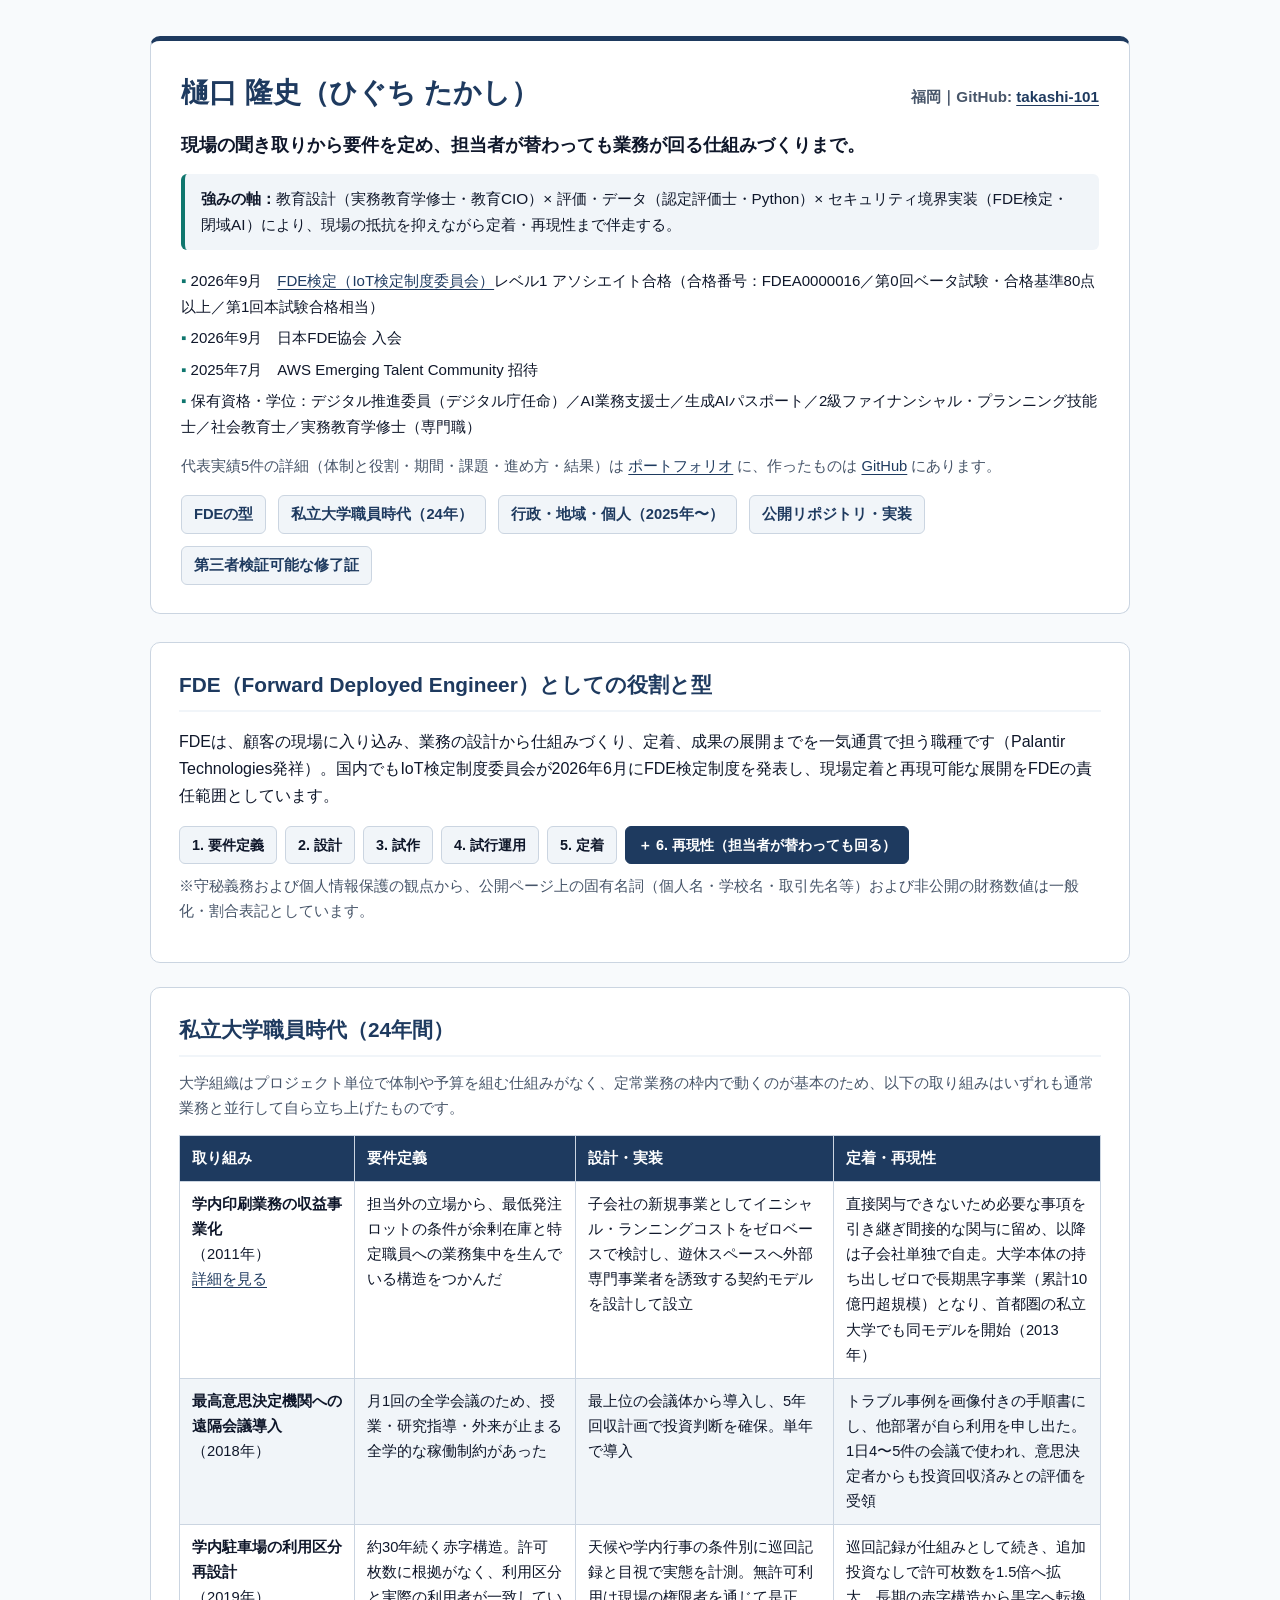
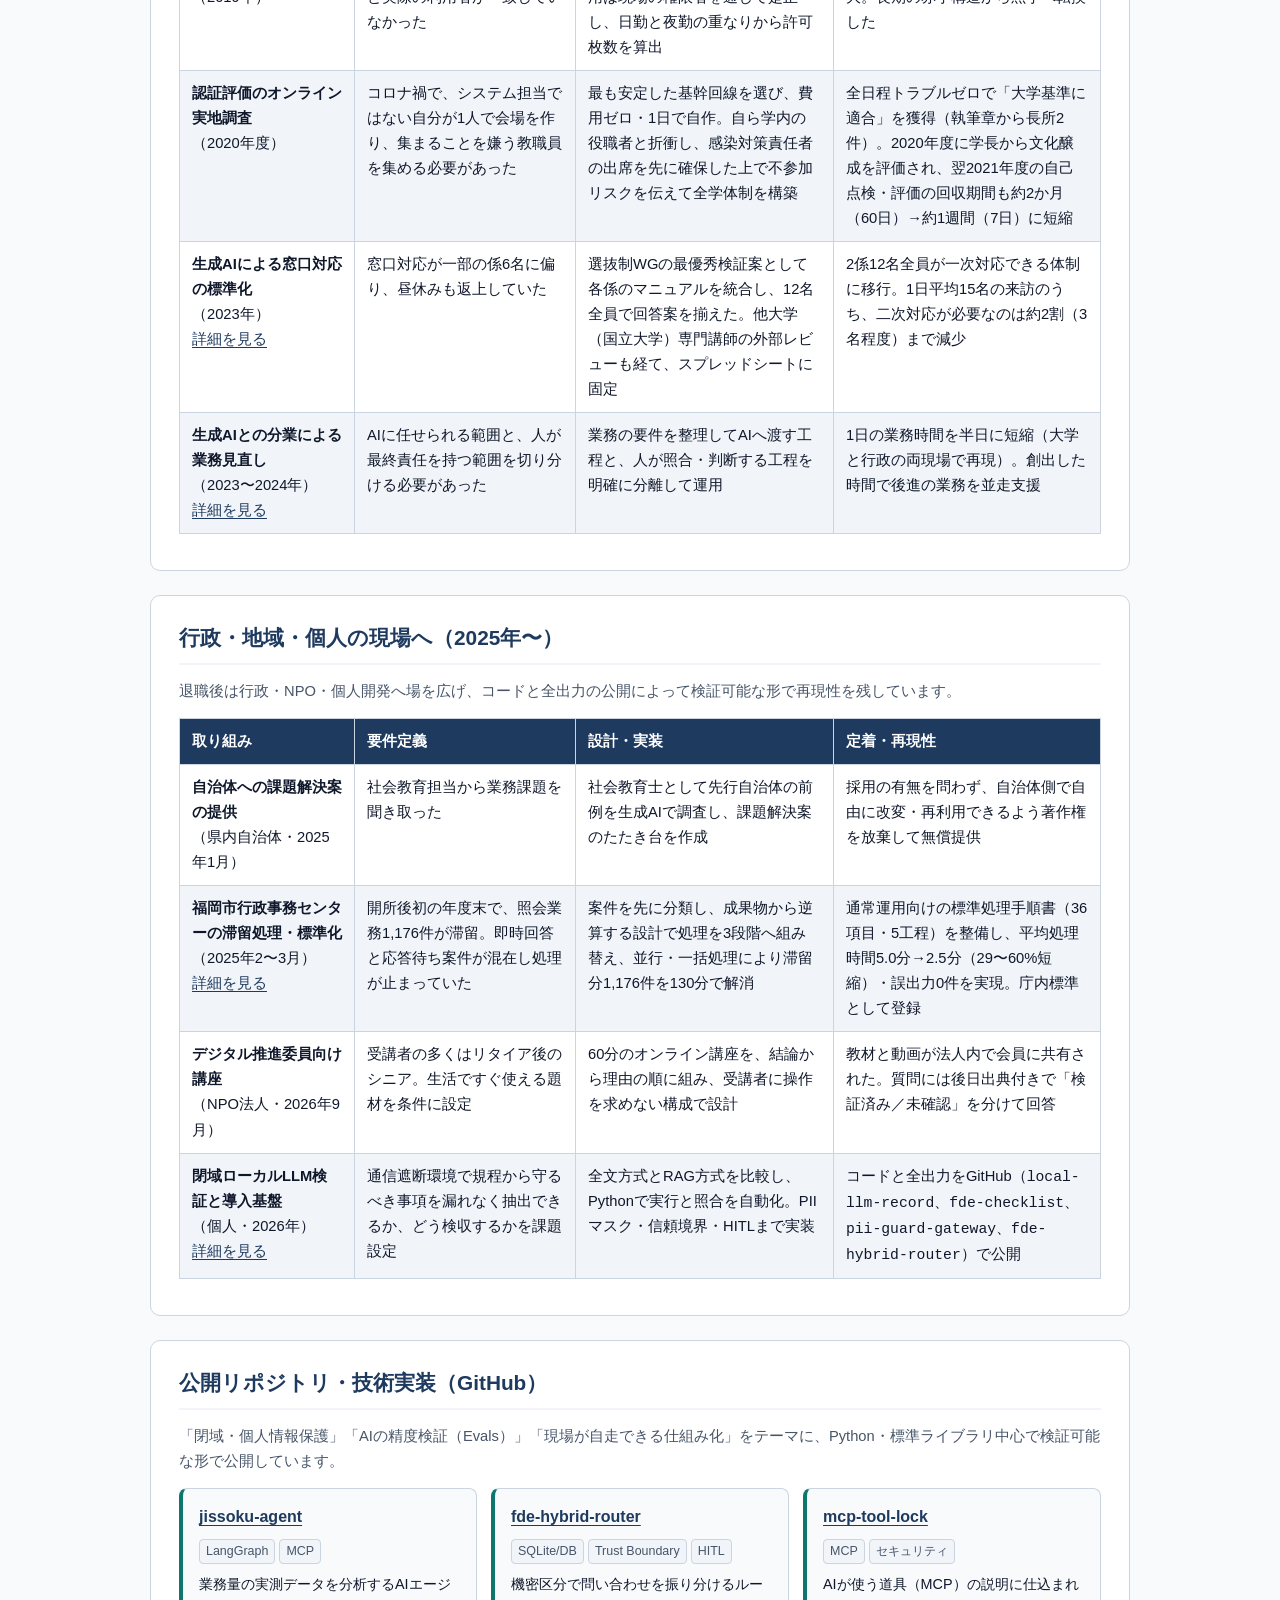
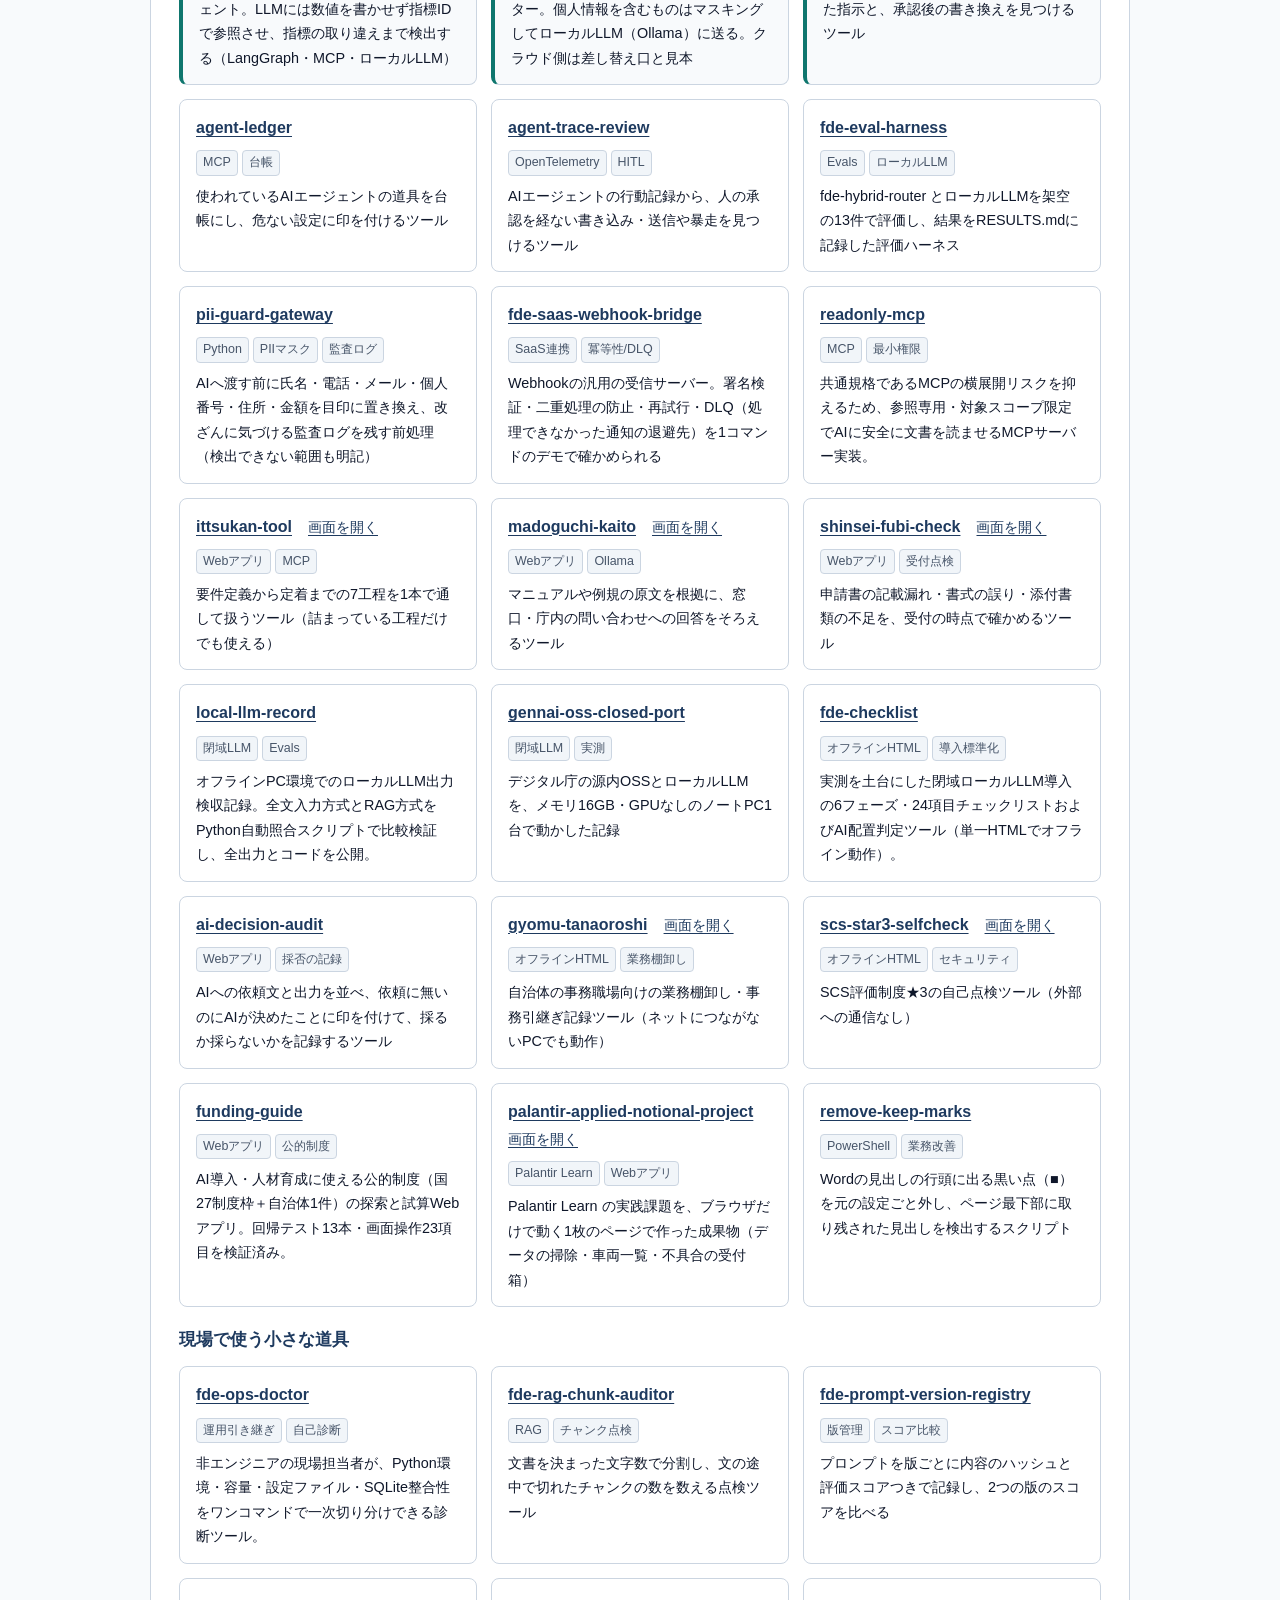
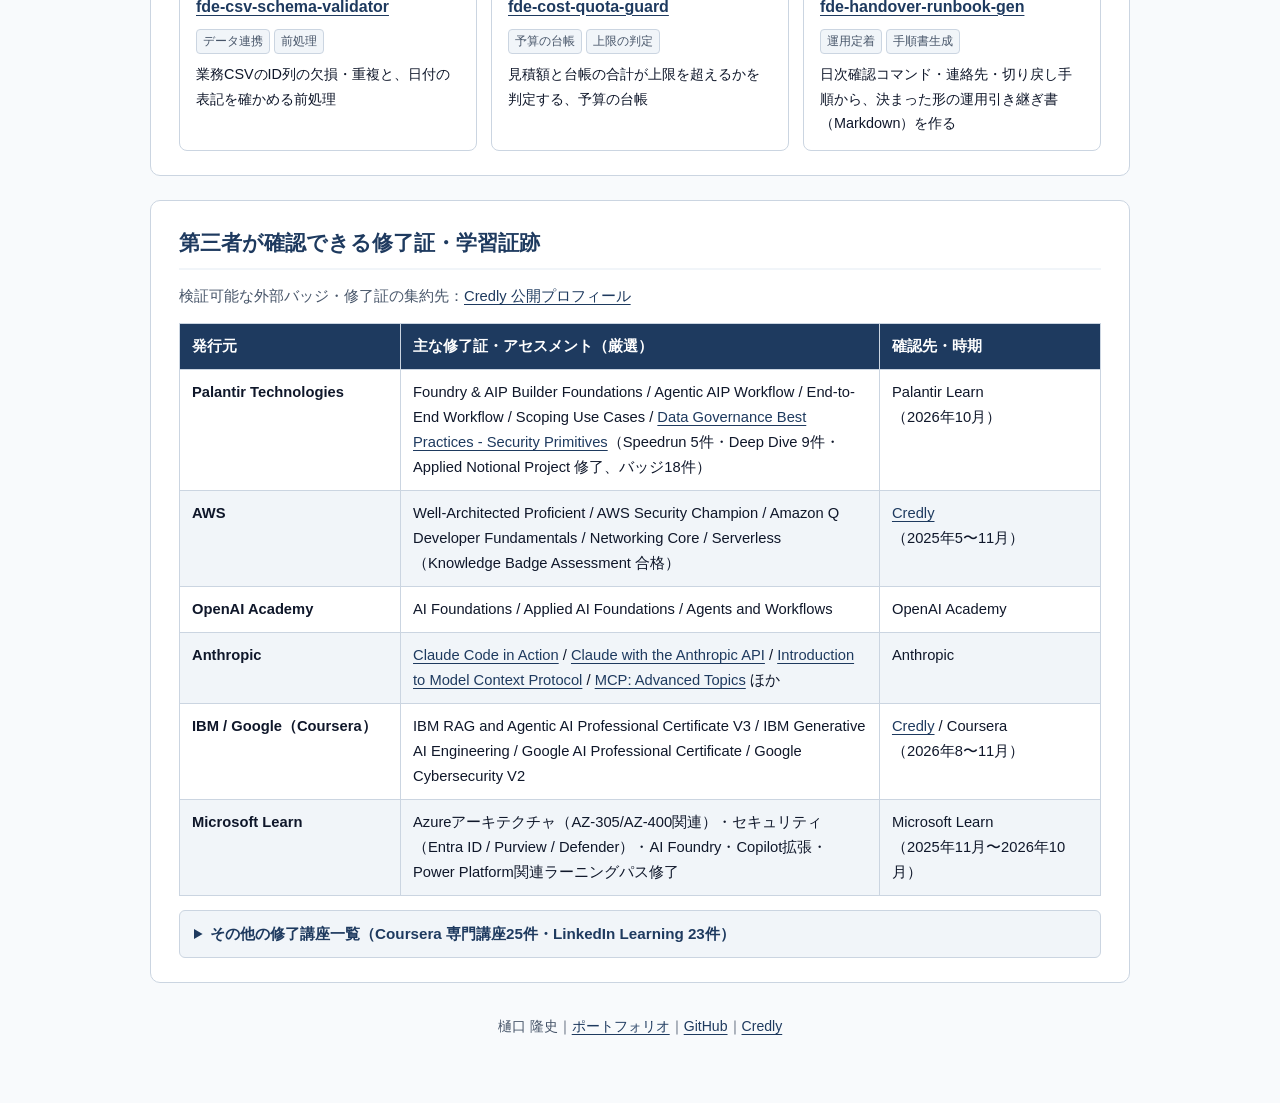
<file: index.html>
<!DOCTYPE html>
<html lang="ja">
<head>
  <meta charset="utf-8">
  <meta name="viewport" content="width=device-width, initial-scale=1.0">
  <title>樋口 隆史（ひぐち たかし）｜FDE ポートフォリオ・経歴</title>
  <meta name="description" content="現場の聞き取りから要件を定め、担当者が替わっても業務が回る仕組みづくりまで。大学職員24年と行政の現場での取り組み、公開リポジトリ、第三者が確認できる修了証をまとめています。">
  <style>
    :root {
      --primary: #1e3a5f;
      --accent: #0f766e;
      --bg: #f8fafc;
      --card: #ffffff;
      --surface: #f1f5f9;
      --border: #cbd5e1;
      --text: #0f172a;
      --muted: #475569;
    }
    *, *::before, *::after { box-sizing: border-box; }
    body {
      margin: 0;
      padding: 0;
      font-family: "Hiragino Kaku Gothic ProN", "Noto Sans JP", "Yu Gothic", -apple-system, BlinkMacSystemFont, sans-serif;
      background: var(--bg);
      color: var(--text);
      line-height: 1.7;
      font-size: 16px;
    }
    a {
      color: var(--primary);
      text-decoration: underline;
      text-underline-offset: 3px;
    }
    a:hover { color: var(--accent); }
    .container {
      max-width: 1020px;
      margin: 0 auto;
      padding: 36px 20px 64px;
    }
    header.hero {
      background: var(--card);
      border: 1px solid var(--border);
      border-top: 5px solid var(--primary);
      border-radius: 10px;
      padding: 28px 30px;
      margin-bottom: 28px;
    }
    .hero-top {
      display: flex;
      flex-wrap: wrap;
      justify-content: space-between;
      align-items: baseline;
      gap: 12px;
      margin-bottom: 12px;
    }
    h1 {
      margin: 0;
      font-size: 1.75rem;
      color: var(--primary);
    }
    .location {
      font-size: 0.95rem;
      color: var(--muted);
      font-weight: 600;
    }
    .catchcopy {
      font-size: 1.15rem;
      font-weight: 700;
      margin: 8px 0 12px;
      color: var(--text);
    }
    .pillars {
      background: var(--surface);
      border-left: 4px solid var(--accent);
      padding: 12px 16px;
      border-radius: 6px;
      margin: 14px 0 18px;
      font-size: 0.96rem;
    }
    .badge-list {
      list-style: none;
      padding: 0;
      margin: 0;
      display: grid;
      gap: 6px;
      font-size: 0.94rem;
    }
    .badge-list li::before {
      content: "▪ ";
      color: var(--accent);
      font-weight: 700;
    }
    .nav-links {
      margin-top: 16px;
      display: flex;
      flex-wrap: wrap;
      gap: 12px;
      font-size: 0.92rem;
    }
    .nav-links a {
      background: var(--surface);
      border: 1px solid var(--border);
      padding: 6px 12px;
      border-radius: 6px;
      text-decoration: none;
      font-weight: 600;
    }
    .nav-links a:hover {
      background: var(--primary);
      color: #ffffff;
      border-color: var(--primary);
    }
    section {
      background: var(--card);
      border: 1px solid var(--border);
      border-radius: 10px;
      padding: 24px 28px;
      margin-bottom: 24px;
    }
    h2 {
      margin: 0 0 14px;
      font-size: 1.3rem;
      color: var(--primary);
      padding-bottom: 8px;
      border-bottom: 2px solid var(--surface);
    }
    h3 {
      margin: 18px 0 10px;
      font-size: 1.08rem;
      color: var(--primary);
    }
    .section-note {
      font-size: 0.92rem;
      color: var(--muted);
      margin: 0 0 14px;
    }
    .flow-steps {
      display: flex;
      flex-wrap: wrap;
      gap: 8px;
      margin: 14px 0 10px;
    }
    .flow-step {
      background: var(--surface);
      border: 1px solid var(--border);
      border-radius: 6px;
      padding: 6px 12px;
      font-size: 0.9rem;
      font-weight: 600;
    }
    .flow-step.highlight {
      background: var(--primary);
      color: #ffffff;
      border-color: var(--primary);
    }
    .table-wrap {
      overflow-x: auto;
      margin: 12px 0;
    }
    table {
      width: 100%;
      border-collapse: collapse;
      min-width: 680px;
      font-size: 0.92rem;
    }
    th, td {
      border: 1px solid var(--border);
      padding: 10px 12px;
      text-align: left;
      vertical-align: top;
    }
    th {
      background: var(--primary);
      color: #ffffff;
      font-weight: 600;
    }
    tbody tr:nth-child(even) { background: var(--surface); }
    .repo-grid {
      display: grid;
      grid-template-columns: repeat(auto-fit, minmax(min(280px, 100%), 1fr));
      gap: 14px;
      margin-top: 12px;
    }
    .repo-card {
      border: 1px solid var(--border);
      border-radius: 8px;
      padding: 14px 16px;
      background: #ffffff;
    }
    .repo-card.featured {
      border-left: 4px solid var(--accent);
      background: #f8fafc;
    }
    .repo-title {
      font-weight: 700;
      font-size: 1rem;
      margin-bottom: 6px;
    }
    .repo-tag {
      display: inline-block;
      font-size: 0.78rem;
      background: var(--surface);
      border: 1px solid var(--border);
      border-radius: 4px;
      padding: 1px 6px;
      margin-right: 4px;
      color: var(--muted);
    }
    .repo-desc {
      font-size: 0.9rem;
      margin: 8px 0 0;
      color: var(--text);
    }
    details {
      margin-top: 14px;
      border: 1px solid var(--border);
      border-radius: 6px;
      padding: 10px 14px;
      background: var(--surface);
    }
    summary {
      cursor: pointer;
      font-weight: 700;
      color: var(--primary);
      font-size: 0.95rem;
    }
    footer {
      text-align: center;
      font-size: 0.88rem;
      color: var(--muted);
      margin-top: 32px;
    }
    @media (max-width: 820px) {
      table.stack { min-width: 0; font-size: 0.95rem; }
      table.stack, table.stack tbody, table.stack tr, table.stack td { display: block; }
      table.stack thead {
        position: absolute;
        width: 1px;
        height: 1px;
        margin: -1px;
        overflow: hidden;
        clip: rect(0 0 0 0);
        clip-path: inset(50%);
        white-space: nowrap;
      }
      table.stack tbody tr {
        border: 1px solid var(--border);
        border-radius: 8px;
        overflow: hidden;
        margin-bottom: 12px;
        background: var(--card);
      }
      table.stack td { border: 0; border-top: 1px solid var(--border); padding: 10px 14px; }
      table.stack td:first-child { border-top: 0; background: var(--surface); }
      table.stack td[data-label]:not(:first-child)::before {
        content: attr(data-label);
        display: block;
        margin-bottom: 2px;
        font-size: 0.8rem;
        font-weight: 700;
        color: var(--primary);
      }
      table.stack.compact tbody tr { margin-bottom: 8px; }
      table.stack.compact td { border-top: 0; padding: 2px 12px; }
      table.stack.compact td:first-child {
        background: transparent;
        padding-top: 8px;
        font-size: 0.8rem;
        color: var(--muted);
      }
      table.stack.compact td:last-child { padding-bottom: 8px; }
      table.stack.compact td[data-label]:not(:first-child)::before { content: none; }
    }
  </style>
</head>
<body>
  <div class="container">
    <header class="hero">
      <div class="hero-top">
        <h1>樋口 隆史（ひぐち たかし）</h1>
        <span class="location">福岡｜GitHub: <a href="https://github.com/takashi-101">takashi-101</a></span>
      </div>
      <p class="catchcopy">現場の聞き取りから要件を定め、担当者が替わっても業務が回る仕組みづくりまで。</p>
      <div class="pillars">
        <strong>強みの軸：</strong>教育設計（実務教育学修士・教育CIO）× 評価・データ（認定評価士・Python）× セキュリティ境界実装（FDE検定・閉域AI）により、現場の抵抗を抑えながら定着・再現性まで伴走する。
      </div>
      <ul class="badge-list">
        <li>2026年9月　<a href="https://www.iotcert.org/fdekentei/">FDE検定（IoT検定制度委員会）</a>レベル1 アソシエイト合格（合格番号：FDEA0000016／第0回ベータ試験・合格基準80点以上／第1回本試験合格相当）</li>
        <li>2026年9月　日本FDE協会 入会</li>
        <li>2025年7月　AWS Emerging Talent Community 招待</li>
        <li>保有資格・学位：デジタル推進委員（デジタル庁任命）／AI業務支援士／生成AIパスポート／2級ファイナンシャル・プランニング技能士／社会教育士／実務教育学修士（専門職）</li>
      </ul>
      <p class="section-note" style="margin: 14px 0 0;">代表実績5件の詳細（体制と役割・期間・課題・進め方・結果）は <a href="portfolio/">ポートフォリオ</a> に、作ったものは <a href="https://github.com/takashi-101">GitHub</a> にあります。</p>
      <nav class="nav-links" aria-label="ページ内ナビゲーション">
        <a href="#fde">FDEの型</a>
        <a href="#university">私立大学職員時代（24年）</a>
        <a href="#public">行政・地域・個人（2025年〜）</a>
        <a href="#repos">公開リポジトリ・実装</a>
        <a href="#certs">第三者検証可能な修了証</a>
      </nav>
    </header>

    <section id="fde">
      <h2>FDE（Forward Deployed Engineer）としての役割と型</h2>
      <p>FDEは、顧客の現場に入り込み、業務の設計から仕組みづくり、定着、成果の展開までを一気通貫で担う職種です（Palantir Technologies発祥）。国内でもIoT検定制度委員会が2026年6月にFDE検定制度を発表し、現場定着と再現可能な展開をFDEの責任範囲としています。</p>
      <div class="flow-steps">
        <span class="flow-step">1. 要件定義</span>
        <span class="flow-step">2. 設計</span>
        <span class="flow-step">3. 試作</span>
        <span class="flow-step">4. 試行運用</span>
        <span class="flow-step">5. 定着</span>
        <span class="flow-step highlight">＋ 6. 再現性（担当者が替わっても回る）</span>
      </div>
      <p class="section-note">※守秘義務および個人情報保護の観点から、公開ページ上の固有名詞（個人名・学校名・取引先名等）および非公開の財務数値は一般化・割合表記としています。</p>
    </section>

    <section id="university">
      <h2>私立大学職員時代（24年間）</h2>
      <p class="section-note">大学組織はプロジェクト単位で体制や予算を組む仕組みがなく、定常業務の枠内で動くのが基本のため、以下の取り組みはいずれも通常業務と並行して自ら立ち上げたものです。</p>
      <div class="table-wrap">
        <table class="stack" role="table">
          <thead role="rowgroup">
            <tr role="row">
              <th role="columnheader" style="width: 19%;">取り組み</th>
              <th role="columnheader" style="width: 24%;">要件定義</th>
              <th role="columnheader" style="width: 28%;">設計・実装</th>
              <th role="columnheader" style="width: 29%;">定着・再現性</th>
            </tr>
          </thead>
          <tbody role="rowgroup">
            <tr role="row">
              <td role="cell" data-label="取り組み"><strong>学内印刷業務の収益事業化</strong><br>（2011年）<br><a href="portfolio/printing.html">詳細を見る</a></td>
              <td role="cell" data-label="要件定義">担当外の立場から、最低発注ロットの条件が余剰在庫と特定職員への業務集中を生んでいる構造をつかんだ</td>
              <td role="cell" data-label="設計・実装">子会社の新規事業としてイニシャル・ランニングコストをゼロベースで検討し、遊休スペースへ外部専門事業者を誘致する契約モデルを設計して設立</td>
              <td role="cell" data-label="定着・再現性">直接関与できないため必要な事項を引き継ぎ間接的な関与に留め、以降は子会社単独で自走。大学本体の持ち出しゼロで長期黒字事業（累計10億円超規模）となり、首都圏の私立大学でも同モデルを開始（2013年）</td>
            </tr>
            <tr role="row">
              <td role="cell" data-label="取り組み"><strong>最高意思決定機関への遠隔会議導入</strong><br>（2018年）</td>
              <td role="cell" data-label="要件定義">月1回の全学会議のため、授業・研究指導・外来が止まる全学的な稼働制約があった</td>
              <td role="cell" data-label="設計・実装">最上位の会議体から導入し、5年回収計画で投資判断を確保。単年で導入</td>
              <td role="cell" data-label="定着・再現性">トラブル事例を画像付きの手順書にし、他部署が自ら利用を申し出た。1日4〜5件の会議で使われ、意思決定者からも投資回収済みとの評価を受領</td>
            </tr>
            <tr role="row">
              <td role="cell" data-label="取り組み"><strong>学内駐車場の利用区分再設計</strong><br>（2019年）</td>
              <td role="cell" data-label="要件定義">約30年続く赤字構造。許可枚数に根拠がなく、利用区分と実際の利用者が一致していなかった</td>
              <td role="cell" data-label="設計・実装">天候や学内行事の条件別に巡回記録と目視で実態を計測。無許可利用は現場の権限者を通じて是正し、日勤と夜勤の重なりから許可枚数を算出</td>
              <td role="cell" data-label="定着・再現性">巡回記録が仕組みとして続き、追加投資なしで許可枚数を1.5倍へ拡大。長期の赤字構造から黒字へ転換した</td>
            </tr>
            <tr role="row">
              <td role="cell" data-label="取り組み"><strong>認証評価のオンライン実地調査</strong><br>（2020年度）</td>
              <td role="cell" data-label="要件定義">コロナ禍で、システム担当ではない自分が1人で会場を作り、集まることを嫌う教職員を集める必要があった</td>
              <td role="cell" data-label="設計・実装">最も安定した基幹回線を選び、費用ゼロ・1日で自作。自ら学内の役職者と折衝し、感染対策責任者の出席を先に確保した上で不参加リスクを伝えて全学体制を構築</td>
              <td role="cell" data-label="定着・再現性">全日程トラブルゼロで「大学基準に適合」を獲得（執筆章から長所2件）。2020年度に学長から文化醸成を評価され、翌2021年度の自己点検・評価の回収期間も約2か月（60日）→約1週間（7日）に短縮</td>
            </tr>
            <tr role="row">
              <td role="cell" data-label="取り組み"><strong>生成AIによる窓口対応の標準化</strong><br>（2023年）<br><a href="portfolio/madoguchi.html">詳細を見る</a></td>
              <td role="cell" data-label="要件定義">窓口対応が一部の係6名に偏り、昼休みも返上していた</td>
              <td role="cell" data-label="設計・実装">選抜制WGの最優秀検証案として各係のマニュアルを統合し、12名全員で回答案を揃えた。他大学（国立大学）専門講師の外部レビューも経て、スプレッドシートに固定</td>
              <td role="cell" data-label="定着・再現性">2係12名全員が一次対応できる体制に移行。1日平均15名の来訪のうち、二次対応が必要なのは約2割（3名程度）まで減少</td>
            </tr>
            <tr role="row">
              <td role="cell" data-label="取り組み"><strong>生成AIとの分業による業務見直し</strong><br>（2023〜2024年）<br><a href="portfolio/ai-bungyo.html">詳細を見る</a></td>
              <td role="cell" data-label="要件定義">AIに任せられる範囲と、人が最終責任を持つ範囲を切り分ける必要があった</td>
              <td role="cell" data-label="設計・実装">業務の要件を整理してAIへ渡す工程と、人が照合・判断する工程を明確に分離して運用</td>
              <td role="cell" data-label="定着・再現性">1日の業務時間を半日に短縮（大学と行政の両現場で再現）。創出した時間で後進の業務を並走支援</td>
            </tr>
          </tbody>
        </table>
      </div>
    </section>

    <section id="public">
      <h2>行政・地域・個人の現場へ（2025年〜）</h2>
      <p class="section-note">退職後は行政・NPO・個人開発へ場を広げ、コードと全出力の公開によって検証可能な形で再現性を残しています。</p>
      <div class="table-wrap">
        <table class="stack" role="table">
          <thead role="rowgroup">
            <tr role="row">
              <th role="columnheader" style="width: 19%;">取り組み</th>
              <th role="columnheader" style="width: 24%;">要件定義</th>
              <th role="columnheader" style="width: 28%;">設計・実装</th>
              <th role="columnheader" style="width: 29%;">定着・再現性</th>
            </tr>
          </thead>
          <tbody role="rowgroup">
            <tr role="row">
              <td role="cell" data-label="取り組み"><strong>自治体への課題解決案の提供</strong><br>（県内自治体・2025年1月）</td>
              <td role="cell" data-label="要件定義">社会教育担当から業務課題を聞き取った</td>
              <td role="cell" data-label="設計・実装">社会教育士として先行自治体の前例を生成AIで調査し、課題解決案のたたき台を作成</td>
              <td role="cell" data-label="定着・再現性">採用の有無を問わず、自治体側で自由に改変・再利用できるよう著作権を放棄して無償提供</td>
            </tr>
            <tr role="row">
              <td role="cell" data-label="取り組み"><strong>福岡市行政事務センターの滞留処理・標準化</strong><br>（2025年2〜3月）<br><a href="portfolio/fukuoka-city.html">詳細を見る</a></td>
              <td role="cell" data-label="要件定義">開所後初の年度末で、照会業務1,176件が滞留。即時回答と応答待ち案件が混在し処理が止まっていた</td>
              <td role="cell" data-label="設計・実装">案件を先に分類し、成果物から逆算する設計で処理を3段階へ組み替え、並行・一括処理により滞留分1,176件を130分で解消</td>
              <td role="cell" data-label="定着・再現性">通常運用向けの標準処理手順書（36項目・5工程）を整備し、平均処理時間5.0分→2.5分（29〜60%短縮）・誤出力0件を実現。庁内標準として登録</td>
            </tr>
            <tr role="row">
              <td role="cell" data-label="取り組み"><strong>デジタル推進委員向け講座</strong><br>（NPO法人・2026年9月）</td>
              <td role="cell" data-label="要件定義">受講者の多くはリタイア後のシニア。生活ですぐ使える題材を条件に設定</td>
              <td role="cell" data-label="設計・実装">60分のオンライン講座を、結論から理由の順に組み、受講者に操作を求めない構成で設計</td>
              <td role="cell" data-label="定着・再現性">教材と動画が法人内で会員に共有された。質問には後日出典付きで「検証済み／未確認」を分けて回答</td>
            </tr>
            <tr role="row">
              <td role="cell" data-label="取り組み"><strong>閉域ローカルLLM検証と導入基盤</strong><br>（個人・2026年）<br><a href="portfolio/closed-llm.html">詳細を見る</a></td>
              <td role="cell" data-label="要件定義">通信遮断環境で規程から守るべき事項を漏れなく抽出できるか、どう検収するかを課題設定</td>
              <td role="cell" data-label="設計・実装">全文方式とRAG方式を比較し、Pythonで実行と照合を自動化。PIIマスク・信頼境界・HITLまで実装</td>
              <td role="cell" data-label="定着・再現性">コードと全出力をGitHub（<code>local-llm-record</code>、<code>fde-checklist</code>、<code>pii-guard-gateway</code>、<code>fde-hybrid-router</code>）で公開</td>
            </tr>
          </tbody>
        </table>
      </div>
    </section>

    <section id="repos">
      <h2>公開リポジトリ・技術実装（GitHub）</h2>
      <p class="section-note">「閉域・個人情報保護」「AIの精度検証（Evals）」「現場が自走できる仕組み化」をテーマに、Python・標準ライブラリ中心で検証可能な形で公開しています。</p>
      <div class="repo-grid">
        <div class="repo-card featured">
          <div class="repo-title"><a href="https://github.com/takashi-101/jissoku-agent">jissoku-agent</a></div>
          <span class="repo-tag">LangGraph</span><span class="repo-tag">MCP</span>
          <p class="repo-desc">業務量の実測データを分析するAIエージェント。LLMには数値を書かせず指標IDで参照させ、指標の取り違えまで検出する（LangGraph・MCP・ローカルLLM）</p>
        </div>
        <div class="repo-card featured">
          <div class="repo-title"><a href="https://github.com/takashi-101/fde-hybrid-router">fde-hybrid-router</a></div>
          <span class="repo-tag">SQLite/DB</span><span class="repo-tag">Trust Boundary</span><span class="repo-tag">HITL</span>
          <p class="repo-desc">機密区分で問い合わせを振り分けるルーター。個人情報を含むものはマスキングしてローカルLLM（Ollama）に送る。クラウド側は差し替え口と見本</p>
        </div>
        <div class="repo-card featured">
          <div class="repo-title"><a href="https://github.com/takashi-101/mcp-tool-lock">mcp-tool-lock</a></div>
          <span class="repo-tag">MCP</span><span class="repo-tag">セキュリティ</span>
          <p class="repo-desc">AIが使う道具（MCP）の説明に仕込まれた指示と、承認後の書き換えを見つけるツール</p>
        </div>
        <div class="repo-card">
          <div class="repo-title"><a href="https://github.com/takashi-101/agent-ledger">agent-ledger</a></div>
          <span class="repo-tag">MCP</span><span class="repo-tag">台帳</span>
          <p class="repo-desc">使われているAIエージェントの道具を台帳にし、危ない設定に印を付けるツール</p>
        </div>
        <div class="repo-card">
          <div class="repo-title"><a href="https://github.com/takashi-101/agent-trace-review">agent-trace-review</a></div>
          <span class="repo-tag">OpenTelemetry</span><span class="repo-tag">HITL</span>
          <p class="repo-desc">AIエージェントの行動記録から、人の承認を経ない書き込み・送信や暴走を見つけるツール</p>
        </div>
        <div class="repo-card">
          <div class="repo-title"><a href="https://github.com/takashi-101/fde-eval-harness">fde-eval-harness</a></div>
          <span class="repo-tag">Evals</span><span class="repo-tag">ローカルLLM</span>
          <p class="repo-desc">fde-hybrid-router とローカルLLMを架空の13件で評価し、結果をRESULTS.mdに記録した評価ハーネス</p>
        </div>
        <div class="repo-card">
          <div class="repo-title"><a href="https://github.com/takashi-101/pii-guard-gateway">pii-guard-gateway</a></div>
          <span class="repo-tag">Python</span><span class="repo-tag">PIIマスク</span><span class="repo-tag">監査ログ</span>
          <p class="repo-desc">AIへ渡す前に氏名・電話・メール・個人番号・住所・金額を目印に置き換え、改ざんに気づける監査ログを残す前処理（検出できない範囲も明記）</p>
        </div>
        <div class="repo-card">
          <div class="repo-title"><a href="https://github.com/takashi-101/fde-saas-webhook-bridge">fde-saas-webhook-bridge</a></div>
          <span class="repo-tag">SaaS連携</span><span class="repo-tag">冪等性/DLQ</span>
          <p class="repo-desc">Webhookの汎用の受信サーバー。署名検証・二重処理の防止・再試行・DLQ（処理できなかった通知の退避先）を1コマンドのデモで確かめられる</p>
        </div>
        <div class="repo-card">
          <div class="repo-title"><a href="https://github.com/takashi-101/readonly-mcp">readonly-mcp</a></div>
          <span class="repo-tag">MCP</span><span class="repo-tag">最小権限</span>
          <p class="repo-desc">共通規格であるMCPの横展開リスクを抑えるため、参照専用・対象スコープ限定でAIに安全に文書を読ませるMCPサーバー実装。</p>
        </div>
        <div class="repo-card">
          <div class="repo-title"><a href="https://github.com/takashi-101/ittsukan-tool">ittsukan-tool</a>　<a href="https://takashi-101.github.io/ittsukan-tool/" style="font-weight: 400; font-size: 0.88rem;">画面を開く</a></div>
          <span class="repo-tag">Webアプリ</span><span class="repo-tag">MCP</span>
          <p class="repo-desc">要件定義から定着までの7工程を1本で通して扱うツール（詰まっている工程だけでも使える）</p>
        </div>
        <div class="repo-card">
          <div class="repo-title"><a href="https://github.com/takashi-101/madoguchi-kaito">madoguchi-kaito</a>　<a href="https://takashi-101.github.io/madoguchi-kaito/" style="font-weight: 400; font-size: 0.88rem;">画面を開く</a></div>
          <span class="repo-tag">Webアプリ</span><span class="repo-tag">Ollama</span>
          <p class="repo-desc">マニュアルや例規の原文を根拠に、窓口・庁内の問い合わせへの回答をそろえるツール</p>
        </div>
        <div class="repo-card">
          <div class="repo-title"><a href="https://github.com/takashi-101/shinsei-fubi-check">shinsei-fubi-check</a>　<a href="https://takashi-101.github.io/shinsei-fubi-check/" style="font-weight: 400; font-size: 0.88rem;">画面を開く</a></div>
          <span class="repo-tag">Webアプリ</span><span class="repo-tag">受付点検</span>
          <p class="repo-desc">申請書の記載漏れ・書式の誤り・添付書類の不足を、受付の時点で確かめるツール</p>
        </div>
        <div class="repo-card">
          <div class="repo-title"><a href="https://github.com/takashi-101/local-llm-record">local-llm-record</a></div>
          <span class="repo-tag">閉域LLM</span><span class="repo-tag">Evals</span>
          <p class="repo-desc">オフラインPC環境でのローカルLLM出力検収記録。全文入力方式とRAG方式をPython自動照合スクリプトで比較検証し、全出力とコードを公開。</p>
        </div>
        <div class="repo-card">
          <div class="repo-title"><a href="https://github.com/takashi-101/gennai-oss-closed-port">gennai-oss-closed-port</a></div>
          <span class="repo-tag">閉域LLM</span><span class="repo-tag">実測</span>
          <p class="repo-desc">デジタル庁の源内OSSとローカルLLMを、メモリ16GB・GPUなしのノートPC1台で動かした記録</p>
        </div>
        <div class="repo-card">
          <div class="repo-title"><a href="https://github.com/takashi-101/fde-checklist">fde-checklist</a></div>
          <span class="repo-tag">オフラインHTML</span><span class="repo-tag">導入標準化</span>
          <p class="repo-desc">実測を土台にした閉域ローカルLLM導入の6フェーズ・24項目チェックリストおよびAI配置判定ツール（単一HTMLでオフライン動作）。</p>
        </div>
        <div class="repo-card">
          <div class="repo-title"><a href="https://github.com/takashi-101/ai-decision-audit">ai-decision-audit</a></div>
          <span class="repo-tag">Webアプリ</span><span class="repo-tag">採否の記録</span>
          <p class="repo-desc">AIへの依頼文と出力を並べ、依頼に無いのにAIが決めたことに印を付けて、採るか採らないかを記録するツール</p>
        </div>
        <div class="repo-card">
          <div class="repo-title"><a href="https://github.com/takashi-101/gyomu-tanaoroshi">gyomu-tanaoroshi</a>　<a href="https://takashi-101.github.io/gyomu-tanaoroshi/" style="font-weight: 400; font-size: 0.88rem;">画面を開く</a></div>
          <span class="repo-tag">オフラインHTML</span><span class="repo-tag">業務棚卸し</span>
          <p class="repo-desc">自治体の事務職場向けの業務棚卸し・事務引継ぎ記録ツール（ネットにつながないPCでも動作）</p>
        </div>
        <div class="repo-card">
          <div class="repo-title"><a href="https://github.com/takashi-101/scs-star3-selfcheck">scs-star3-selfcheck</a>　<a href="https://takashi-101.github.io/scs-star3-selfcheck/" style="font-weight: 400; font-size: 0.88rem;">画面を開く</a></div>
          <span class="repo-tag">オフラインHTML</span><span class="repo-tag">セキュリティ</span>
          <p class="repo-desc">SCS評価制度★3の自己点検ツール（外部への通信なし）</p>
        </div>
        <div class="repo-card">
          <div class="repo-title"><a href="https://github.com/takashi-101/funding-guide">funding-guide</a></div>
          <span class="repo-tag">Webアプリ</span><span class="repo-tag">公的制度</span>
          <p class="repo-desc">AI導入・人材育成に使える公的制度（国27制度枠＋自治体1件）の探索と試算Webアプリ。回帰テスト13本・画面操作23項目を検証済み。</p>
        </div>
        <div class="repo-card">
          <div class="repo-title"><a href="https://github.com/takashi-101/palantir-applied-notional-project">palantir-applied-notional-project</a>　<a href="https://takashi-101.github.io/palantir-applied-notional-project/" style="font-weight: 400; font-size: 0.88rem;">画面を開く</a></div>
          <span class="repo-tag">Palantir Learn</span><span class="repo-tag">Webアプリ</span>
          <p class="repo-desc">Palantir Learn の実践課題を、ブラウザだけで動く1枚のページで作った成果物（データの掃除・車両一覧・不具合の受付箱）</p>
        </div>
        <div class="repo-card">
          <div class="repo-title"><a href="https://github.com/takashi-101/remove-keep-marks">remove-keep-marks</a></div>
          <span class="repo-tag">PowerShell</span><span class="repo-tag">業務改善</span>
          <p class="repo-desc">Wordの見出しの行頭に出る黒い点（■）を元の設定ごと外し、ページ最下部に取り残された見出しを検出するスクリプト</p>
        </div>
      </div>
      <h3>現場で使う小さな道具</h3>
      <div class="repo-grid">
        <div class="repo-card">
          <div class="repo-title"><a href="https://github.com/takashi-101/fde-ops-doctor">fde-ops-doctor</a></div>
          <span class="repo-tag">運用引き継ぎ</span><span class="repo-tag">自己診断</span>
          <p class="repo-desc">非エンジニアの現場担当者が、Python環境・容量・設定ファイル・SQLite整合性をワンコマンドで一次切り分けできる診断ツール。</p>
        </div>
        <div class="repo-card">
          <div class="repo-title"><a href="https://github.com/takashi-101/fde-rag-chunk-auditor">fde-rag-chunk-auditor</a></div>
          <span class="repo-tag">RAG</span><span class="repo-tag">チャンク点検</span>
          <p class="repo-desc">文書を決まった文字数で分割し、文の途中で切れたチャンクの数を数える点検ツール</p>
        </div>
        <div class="repo-card">
          <div class="repo-title"><a href="https://github.com/takashi-101/fde-prompt-version-registry">fde-prompt-version-registry</a></div>
          <span class="repo-tag">版管理</span><span class="repo-tag">スコア比較</span>
          <p class="repo-desc">プロンプトを版ごとに内容のハッシュと評価スコアつきで記録し、2つの版のスコアを比べる</p>
        </div>
        <div class="repo-card">
          <div class="repo-title"><a href="https://github.com/takashi-101/fde-csv-schema-validator">fde-csv-schema-validator</a></div>
          <span class="repo-tag">データ連携</span><span class="repo-tag">前処理</span>
          <p class="repo-desc">業務CSVのID列の欠損・重複と、日付の表記を確かめる前処理</p>
        </div>
        <div class="repo-card">
          <div class="repo-title"><a href="https://github.com/takashi-101/fde-cost-quota-guard">fde-cost-quota-guard</a></div>
          <span class="repo-tag">予算の台帳</span><span class="repo-tag">上限の判定</span>
          <p class="repo-desc">見積額と台帳の合計が上限を超えるかを判定する、予算の台帳</p>
        </div>
        <div class="repo-card">
          <div class="repo-title"><a href="https://github.com/takashi-101/fde-handover-runbook-gen">fde-handover-runbook-gen</a></div>
          <span class="repo-tag">運用定着</span><span class="repo-tag">手順書生成</span>
          <p class="repo-desc">日次確認コマンド・連絡先・切り戻し手順から、決まった形の運用引き継ぎ書（Markdown）を作る</p>
        </div>
      </div>
    </section>

    <section id="certs">
      <h2>第三者が確認できる修了証・学習証跡</h2>
      <p class="section-note">検証可能な外部バッジ・修了証の集約先：<a href="https://www.credly.com/users/takashi-higuchi.2d0eec27">Credly 公開プロフィール</a></p>
      <div class="table-wrap">
        <table class="stack" role="table">
          <thead role="rowgroup">
            <tr role="row">
              <th role="columnheader" style="width: 24%;">発行元</th>
              <th role="columnheader" style="width: 52%;">主な修了証・アセスメント（厳選）</th>
              <th role="columnheader" style="width: 24%;">確認先・時期</th>
            </tr>
          </thead>
          <tbody role="rowgroup">
            <tr role="row">
              <td role="cell" data-label="発行元"><strong>Palantir Technologies</strong></td>
              <td role="cell" data-label="主な修了証・アセスメント（厳選）">Foundry &amp; AIP Builder Foundations / Agentic AIP Workflow / End-to-End Workflow / Scoping Use Cases / <a href="https://verify.skilljar.com/c/mimh9x3rzqo7">Data Governance Best Practices - Security Primitives</a>（Speedrun 5件・Deep Dive 9件・Applied Notional Project 修了、バッジ18件）</td>
              <td role="cell" data-label="確認先・時期">Palantir Learn<br>（2026年10月）</td>
            </tr>
            <tr role="row">
              <td role="cell" data-label="発行元"><strong>AWS</strong></td>
              <td role="cell" data-label="主な修了証・アセスメント（厳選）">Well-Architected Proficient / AWS Security Champion / Amazon Q Developer Fundamentals / Networking Core / Serverless（Knowledge Badge Assessment 合格）</td>
              <td role="cell" data-label="確認先・時期"><a href="https://www.credly.com/users/takashi-higuchi.2d0eec27">Credly</a><br>（2025年5〜11月）</td>
            </tr>
            <tr role="row">
              <td role="cell" data-label="発行元"><strong>OpenAI Academy</strong></td>
              <td role="cell" data-label="主な修了証・アセスメント（厳選）">AI Foundations / Applied AI Foundations / Agents and Workflows</td>
              <td role="cell" data-label="確認先・時期">OpenAI Academy</td>
            </tr>
            <tr role="row">
              <td role="cell" data-label="発行元"><strong>Anthropic</strong></td>
              <td role="cell" data-label="主な修了証・アセスメント（厳選）"><a href="https://verify.skilljar.com/c/53iz7cz2u65x">Claude Code in Action</a> / <a href="https://verify.skilljar.com/c/xcpjvyndrvd5">Claude with the Anthropic API</a> / <a href="https://verify.skilljar.com/c/f4mh7a6yywz4">Introduction to Model Context Protocol</a> / <a href="https://verify.skilljar.com/c/gqjh45tamjd8">MCP: Advanced Topics</a> ほか</td>
              <td role="cell" data-label="確認先・時期">Anthropic</td>
            </tr>
            <tr role="row">
              <td role="cell" data-label="発行元"><strong>IBM / Google（Coursera）</strong></td>
              <td role="cell" data-label="主な修了証・アセスメント（厳選）">IBM RAG and Agentic AI Professional Certificate V3 / IBM Generative AI Engineering / Google AI Professional Certificate / Google Cybersecurity V2</td>
              <td role="cell" data-label="確認先・時期"><a href="https://www.credly.com/users/takashi-higuchi.2d0eec27">Credly</a> / Coursera<br>（2026年8〜11月）</td>
            </tr>
            <tr role="row">
              <td role="cell" data-label="発行元"><strong>Microsoft Learn</strong></td>
              <td role="cell" data-label="主な修了証・アセスメント（厳選）">Azureアーキテクチャ（AZ-305/AZ-400関連）・セキュリティ（Entra ID / Purview / Defender）・AI Foundry・Copilot拡張・Power Platform関連ラーニングパス修了</td>
              <td role="cell" data-label="確認先・時期">Microsoft Learn<br>（2025年11月〜2026年10月）</td>
            </tr>
          </tbody>
        </table>
      </div>

      <details>
        <summary>その他の修了講座一覧（Coursera 専門講座25件・LinkedIn Learning 23件）</summary>
        <ul>
          <li><strong>Coursera Specialization（25件）</strong>：IBM Generative AI（Engineering with LLMs / Building AI Agents / RAG / BI / Data Engineering / Cybersecurity 等 23件）、Google AI Essentials / Prompting Essentials（2件）</li>
          <li><strong>LinkedIn Learning（23件）</strong>：Snowflake（Data Engineering / GenAI）、ServiceNow IT Leadership、Docker Foundations、Microsoft Azure AI / Security / Copilot 関連ほか</li>
        </ul>
  <h3>Courseraで修了した専門講座（Specialization）25件</h3>
  <div class="table-wrap">
  <table class="stack compact" role="table">
    <thead role="rowgroup"><tr role="row"><th role="columnheader">発行元</th><th role="columnheader">名称</th><th role="columnheader">確認先</th></tr></thead>
    <tbody role="rowgroup">
    <tr role="row"><td role="cell" data-label="発行元">IBM・SkillUp（Coursera）</td><td role="cell" data-label="名称">Generative AI for Business Intelligence (BI) Analysts Specialization（2026年11月）</td><td role="cell" data-label="確認先"><a href="https://coursera.org/verify/specialization/KGUS6SXC6YFV">Coursera</a></td></tr>
    <tr role="row"><td role="cell" data-label="発行元">IBM・SkillUp（Coursera）</td><td role="cell" data-label="名称">Generative AI for IT Systems Analysts and Architects Specialization（2026年11月）</td><td role="cell" data-label="確認先"><a href="https://coursera.org/verify/specialization/9SSL1IJ876WO">Coursera</a></td></tr>
    <tr role="row"><td role="cell" data-label="発行元">IBM・SkillUp（Coursera）</td><td role="cell" data-label="名称">Generative AI for Customer Support Specialization（2026年11月）</td><td role="cell" data-label="確認先"><a href="https://coursera.org/verify/specialization/OMTLYQ07JYCJ">Coursera</a></td></tr>
    <tr role="row"><td role="cell" data-label="発行元">IBM・SkillUp（Coursera）</td><td role="cell" data-label="名称">Generative AI for Business Analysts Specialization（2026年11月）</td><td role="cell" data-label="確認先"><a href="https://coursera.org/verify/specialization/55QU54K709E6">Coursera</a></td></tr>
    <tr role="row"><td role="cell" data-label="発行元">IBM・SkillUp（Coursera）</td><td role="cell" data-label="名称">Generative AI for Product Owners Specialization（2026年11月）</td><td role="cell" data-label="確認先"><a href="https://coursera.org/verify/specialization/GV933L70CF5H">Coursera</a></td></tr>
    <tr role="row"><td role="cell" data-label="発行元">IBM・SkillUp（Coursera）</td><td role="cell" data-label="名称">Generative AI for Program Managers Specialization（2026年11月）</td><td role="cell" data-label="確認先"><a href="https://coursera.org/verify/specialization/2UM2B4YPBE3R">Coursera</a></td></tr>
    <tr role="row"><td role="cell" data-label="発行元">IBM・SkillUp（Coursera）</td><td role="cell" data-label="名称">Generative AI for Human Resources (HR) Professionals Specialization（2026年11月）</td><td role="cell" data-label="確認先"><a href="https://coursera.org/verify/specialization/37E7C5NP1PBH">Coursera</a></td></tr>
    <tr role="row"><td role="cell" data-label="発行元">IBM・SkillUp（Coursera）</td><td role="cell" data-label="名称">Generative AI for Mobile App Developers Specialization（2026年11月）</td><td role="cell" data-label="確認先"><a href="https://coursera.org/verify/specialization/JR6T1E2RQ9N4">Coursera</a></td></tr>
    <tr role="row"><td role="cell" data-label="発行元">IBM・SkillUp（Coursera）</td><td role="cell" data-label="名称">Generative AI for Java and Spring Developers Specialization（2026年11月）</td><td role="cell" data-label="確認先"><a href="https://coursera.org/verify/specialization/B9QN8DNIG02S">Coursera</a></td></tr>
    <tr role="row"><td role="cell" data-label="発行元">IBM・SkillUp（Coursera）</td><td role="cell" data-label="名称">Generative AI for Project Managers Specialization（2026年11月）</td><td role="cell" data-label="確認先"><a href="https://coursera.org/verify/specialization/GP6H5OLNH2C0">Coursera</a></td></tr>
    <tr role="row"><td role="cell" data-label="発行元">IBM（Coursera）</td><td role="cell" data-label="名称">Generative AI for Educators Specialization（2026年11月）</td><td role="cell" data-label="確認先"><a href="https://coursera.org/verify/specialization/201S3URRD6PC">Coursera</a></td></tr>
    <tr role="row"><td role="cell" data-label="発行元">IBM（Coursera）</td><td role="cell" data-label="名称">Generative AI for Sales Professionals Specialization（2026年11月）</td><td role="cell" data-label="確認先"><a href="https://coursera.org/verify/specialization/YPDDPFNZ023P">Coursera</a></td></tr>
    <tr role="row"><td role="cell" data-label="発行元">IBM（Coursera）</td><td role="cell" data-label="名称">Generative AI for Data Analysts Specialization（2026年11月）</td><td role="cell" data-label="確認先"><a href="https://coursera.org/verify/specialization/YGUR9S8VTTEY">Coursera</a></td></tr>
    <tr role="row"><td role="cell" data-label="発行元">IBM（Coursera）</td><td role="cell" data-label="名称">Generative AI for Data Engineers Specialization（2026年11月）</td><td role="cell" data-label="確認先"><a href="https://coursera.org/verify/specialization/5BDOBS95XGH0">Coursera</a></td></tr>
    <tr role="row"><td role="cell" data-label="発行元">IBM（Coursera）</td><td role="cell" data-label="名称">Generative AI for Data Scientists Specialization（2026年11月）</td><td role="cell" data-label="確認先"><a href="https://coursera.org/verify/specialization/KJVF3L4E0UQP">Coursera</a></td></tr>
    <tr role="row"><td role="cell" data-label="発行元">IBM（Coursera）</td><td role="cell" data-label="名称">Generative AI Fundamentals Specialization（2026年11月）</td><td role="cell" data-label="確認先"><a href="https://coursera.org/verify/specialization/PCQP03UXKDYZ">Coursera</a></td></tr>
    <tr role="row"><td role="cell" data-label="発行元">IBM（Coursera）</td><td role="cell" data-label="名称">Generative AI for Executives and Business Leaders Specialization（2026年11月）</td><td role="cell" data-label="確認先"><a href="https://coursera.org/verify/specialization/YZ1G6P9A9ZR9">Coursera</a></td></tr>
    <tr role="row"><td role="cell" data-label="発行元">IBM（Coursera）</td><td role="cell" data-label="名称">Generative AI for Software Developers Specialization（2026年11月）</td><td role="cell" data-label="確認先"><a href="https://coursera.org/verify/specialization/ZOK95KMOY3CE">Coursera</a></td></tr>
    <tr role="row"><td role="cell" data-label="発行元">IBM（Coursera）</td><td role="cell" data-label="名称">AI Foundations for Everyone Specialization（2026年11月）</td><td role="cell" data-label="確認先"><a href="https://coursera.org/verify/specialization/59HG8CJJO4U3">Coursera</a></td></tr>
    <tr role="row"><td role="cell" data-label="発行元">IBM（Coursera）</td><td role="cell" data-label="名称">IBM Generative AI for Cybersecurity Professionals Specialization（2026年11月）</td><td role="cell" data-label="確認先"><a href="https://coursera.org/verify/specialization/K06Q6MGL83VN">Coursera</a></td></tr>
    <tr role="row"><td role="cell" data-label="発行元">IBM（Coursera）</td><td role="cell" data-label="名称">Generative AI Engineering with LLMs Specialization（2026年11月）</td><td role="cell" data-label="確認先"><a href="https://coursera.org/verify/specialization/2H28YMTAH0MC">Coursera</a></td></tr>
    <tr role="row"><td role="cell" data-label="発行元">IBM（Coursera）</td><td role="cell" data-label="名称">Building AI Agents and Agentic Workflows Specialization（2026年11月）</td><td role="cell" data-label="確認先"><a href="https://coursera.org/verify/specialization/3RJ5WQS97R7J">Coursera</a></td></tr>
    <tr role="row"><td role="cell" data-label="発行元">IBM（Coursera）</td><td role="cell" data-label="名称">RAG for Generative AI Applications Specialization（2026年11月）</td><td role="cell" data-label="確認先"><a href="https://coursera.org/verify/specialization/UR7PYSSSBXZ3">Coursera</a></td></tr>
    <tr role="row"><td role="cell" data-label="発行元">Google（Coursera）</td><td role="cell" data-label="名称">Google AI Essentials Specialization（2026年10月）</td><td role="cell" data-label="確認先"><a href="https://coursera.org/verify/specialization/101M4AEO8E8T">Coursera</a></td></tr>
    <tr role="row"><td role="cell" data-label="発行元">Google（Coursera）</td><td role="cell" data-label="名称">Google Prompting Essentials Specialization（2026年10月）</td><td role="cell" data-label="確認先"><a href="https://coursera.org/verify/specialization/FDQOYMDUDI15">Coursera</a></td></tr>
    </tbody>
  </table>
  </div>
  <h3>LinkedIn Learningで取得した修了証23件</h3>
  <div class="table-wrap">
  <table class="stack compact" role="table">
    <thead role="rowgroup"><tr role="row"><th role="columnheader">発行元</th><th role="columnheader">名称</th><th role="columnheader">確認先</th></tr></thead>
    <tbody role="rowgroup">
    <tr role="row"><td role="cell" data-label="発行元">ServiceNow（LinkedIn Learning）</td><td role="cell" data-label="名称">ServiceNow IT Leadership Professional Certificate（2026年3月）</td><td role="cell" data-label="確認先"><a href="https://www.linkedin.com/learning/certificates/bb6638f7d04cd987fc28f3cf4d6ad32d4d9e998ace8136897b9b5f7c48e92d67">LinkedIn</a></td></tr>
    <tr role="row"><td role="cell" data-label="発行元">Snowflake（LinkedIn Learning）</td><td role="cell" data-label="名称">Generative AI Professional Certificate by Snowflake（2026年3月）</td><td role="cell" data-label="確認先"><a href="https://www.linkedin.com/learning/certificates/126a02d48bec6915065b2121e7428e001eec67a1801c7d5b520a885632dd7b4f">LinkedIn</a></td></tr>
    <tr role="row"><td role="cell" data-label="発行元">Snowflake（LinkedIn Learning）</td><td role="cell" data-label="名称">Data Engineering Professional Certificate by Snowflake（2026年2月）</td><td role="cell" data-label="確認先"><a href="https://www.linkedin.com/learning/certificates/511f730a2056096e49b065be17d96c5d365a4ca31ff7b7f92252d20fcc608e20">LinkedIn</a></td></tr>
    <tr role="row"><td role="cell" data-label="発行元">Docker（LinkedIn Learning）</td><td role="cell" data-label="名称">Docker Foundations Professional Certificate（2026年1月）</td><td role="cell" data-label="確認先"><a href="https://www.linkedin.com/learning/certificates/6bb62201acd7e3670d6fd1918a775fbfc3eb7fb274a4c971082eb020112b9f26">LinkedIn</a></td></tr>
    <tr role="row"><td role="cell" data-label="発行元">Microsoft（LinkedIn Learning）</td><td role="cell" data-label="名称">Microsoft Azure AI Essentials Professional Certificate（2026年1月）</td><td role="cell" data-label="確認先"><a href="https://www.linkedin.com/learning/certificates/0607ee52ff0b91809ff56d4ba5c204c321ae24a1f67af42f4c9dc02342e304a9">LinkedIn</a></td></tr>
    <tr role="row"><td role="cell" data-label="発行元">Microsoft（LinkedIn Learning）</td><td role="cell" data-label="名称">Microsoft Security Essentials Professional Certificate（2026年1月）</td><td role="cell" data-label="確認先"><a href="https://www.linkedin.com/learning/certificates/59bb74c98158d44623559cd079b9accfae9d3c18f836fa27ac947dd502160b0b">LinkedIn</a></td></tr>
    <tr role="row"><td role="cell" data-label="発行元">Microsoft（LinkedIn Learning）</td><td role="cell" data-label="名称">Microsoft Copilot for Productivity（2026年1月）</td><td role="cell" data-label="確認先"><a href="https://www.linkedin.com/learning/certificates/4ec16604f71f1d9bfe0b954c2201b7b3a2296180a1a6c63d79e80b2fa87da4b6">LinkedIn</a></td></tr>
    <tr role="row"><td role="cell" data-label="発行元">Microsoft（LinkedIn Learning）</td><td role="cell" data-label="名称">Career Essentials in Cybersecurity（2026年1月）</td><td role="cell" data-label="確認先"><a href="https://www.linkedin.com/learning/certificates/3ae09e95db93d528fd18827bb99f2970632854e39553d2263aaa3064560e3786">LinkedIn</a></td></tr>
    <tr role="row"><td role="cell" data-label="発行元">Microsoft（LinkedIn Learning）</td><td role="cell" data-label="名称">Career Essentials in System Administration（2026年1月）</td><td role="cell" data-label="確認先"><a href="https://www.linkedin.com/learning/certificates/e2e295fe2beb74eca1bb72bc81601ce2dec8eb525f7f7ebc85903e62c65ec38a">LinkedIn</a></td></tr>
    <tr role="row"><td role="cell" data-label="発行元">Microsoft（LinkedIn Learning）</td><td role="cell" data-label="名称">Career Essentials in Software Development（2026年1月）</td><td role="cell" data-label="確認先"><a href="https://www.linkedin.com/learning/certificates/eef45db98c97269f7f8d185e0f2085498e813fb1177d0f58f0e421a23b79ff07">LinkedIn</a></td></tr>
    <tr role="row"><td role="cell" data-label="発行元">Microsoft（LinkedIn Learning）</td><td role="cell" data-label="名称">Career Essentials in Data Analysis（2026年1月）</td><td role="cell" data-label="確認先"><a href="https://www.linkedin.com/learning/certificates/3589ebe4d447f8036fb571eb675966085cdf4fa14a5752d8caf11c5de3fb2b4c">LinkedIn</a></td></tr>
    <tr role="row"><td role="cell" data-label="発行元">Microsoft（LinkedIn Learning）</td><td role="cell" data-label="名称">Career Essentials in Business Analysis（2026年1月）</td><td role="cell" data-label="確認先"><a href="https://www.linkedin.com/learning/certificates/d2fac4e69afc4510f19ee619659c643a57bb8f8db4f71565cca1c7b41422d896">LinkedIn</a></td></tr>
    <tr role="row"><td role="cell" data-label="発行元">Microsoft（LinkedIn Learning）</td><td role="cell" data-label="名称">Career Essentials in Generative AI（2026年1月）</td><td role="cell" data-label="確認先"><a href="https://www.linkedin.com/learning/certificates/92ce03c53e743dd8f17dd28c818bbcbefae8c107efe8961ee73c99b91aba9c4f">LinkedIn</a></td></tr>
    <tr role="row"><td role="cell" data-label="発行元">Microsoft（LinkedIn Learning）</td><td role="cell" data-label="名称">Build Your Generative AI Productivity Skills（2026年1月）</td><td role="cell" data-label="確認先"><a href="https://www.linkedin.com/learning/certificates/a09404dbe1359826727017ead515855949eb3028689af883589f8c1c0c207fc5">LinkedIn</a></td></tr>
    <tr role="row"><td role="cell" data-label="発行元">Microsoft（LinkedIn Learning）</td><td role="cell" data-label="名称">Generative AI for Customer Service with Microsoft 365 Copilot Professional Certificate（2026年1月）</td><td role="cell" data-label="確認先"><a href="https://www.linkedin.com/learning/certificates/4264a9861677a1a3c09b670e0a302ad8120d28579cc86fe12b5d70eca1d716dd">LinkedIn</a></td></tr>
    <tr role="row"><td role="cell" data-label="発行元">Microsoft（LinkedIn Learning）</td><td role="cell" data-label="名称">Generative AI for Sales with Microsoft 365 Copilot Professional Certificate（2026年1月）</td><td role="cell" data-label="確認先"><a href="https://www.linkedin.com/learning/certificates/e24aac9bdb2710e81bb117a379ca9fbc653effc0f7c7bc41d849e701ba9d8be4">LinkedIn</a></td></tr>
    <tr role="row"><td role="cell" data-label="発行元">Microsoft（LinkedIn Learning）</td><td role="cell" data-label="名称">Generative AI for Marketing with Microsoft 365 Copilot Professional Certificate（2026年1月）</td><td role="cell" data-label="確認先"><a href="https://www.linkedin.com/learning/certificates/f24d5d16df27b347dc5cd744d58b94be4fa3618d655a059ba67b2f90d7b311b2">LinkedIn</a></td></tr>
    <tr role="row"><td role="cell" data-label="発行元">Microsoft（LinkedIn Learning）</td><td role="cell" data-label="名称">AI for Managers（2026年1月）</td><td role="cell" data-label="確認先"><a href="https://www.linkedin.com/learning/certificates/36ce9ce3c95e2cf2496360d3ee3487184628417e27b7047b1d3357059f572aa8">LinkedIn</a></td></tr>
    <tr role="row"><td role="cell" data-label="発行元">Microsoft（LinkedIn Learning）</td><td role="cell" data-label="名称">AI for Organizational Leaders（2026年1月）</td><td role="cell" data-label="確認先"><a href="https://www.linkedin.com/learning/certificates/c4bc1faa7d01240b45106b6bfffc8ef8da12a43a4783a793c9ce9a231a15dee4">LinkedIn</a></td></tr>
    <tr role="row"><td role="cell" data-label="発行元">Microsoft（LinkedIn Learning）</td><td role="cell" data-label="名称">Career Essentials in Sustainable Tech（2026年1月）</td><td role="cell" data-label="確認先"><a href="https://www.linkedin.com/learning/certificates/214075e4a91ca55a684995a592edd11d94c484cd1f3cf6c44e0a080eda3201a8">LinkedIn</a></td></tr>
    <tr role="row"><td role="cell" data-label="発行元">Microsoft Elevate・NetHope（LinkedIn Learning）</td><td role="cell" data-label="名称">AI for Nonprofits Professional Certificate（2026年3月）</td><td role="cell" data-label="確認先"><a href="https://www.linkedin.com/learning/certificates/eb6e240e45e2c755c61fca8813d966d60fd28f04a5f67636d98eb9680a11c706">LinkedIn</a></td></tr>
    <tr role="row"><td role="cell" data-label="発行元">All Tech Is Human（LinkedIn Learning）</td><td role="cell" data-label="名称">Responsible AI Foundations Professional Certificate（2026年3月）</td><td role="cell" data-label="確認先"><a href="https://www.linkedin.com/learning/certificates/c781a3a533a6f41f24696f8b7882d3080d58a93d784bdd00a62c127a623ef45d">LinkedIn</a></td></tr>
    <tr role="row"><td role="cell" data-label="発行元">LinkedIn（LinkedIn Learning）</td><td role="cell" data-label="名称">Generative AI for Learning and Development Professional Certificate（2026年3月）</td><td role="cell" data-label="確認先"><a href="https://www.linkedin.com/learning/certificates/c5eeeac5385090e9c9bd4a3fbb51c5ff741c07ae417ab068938c1c28a04c9618">LinkedIn</a></td></tr>
    </tbody>
  </table>
  </div>
      </details>
    </section>

    <footer>
      樋口 隆史｜<a href="portfolio/">ポートフォリオ</a>｜<a href="https://github.com/takashi-101">GitHub</a>｜<a href="https://www.credly.com/users/takashi-higuchi.2d0eec27">Credly</a>
    </footer>
  </div>
</body>
</html>
</file>
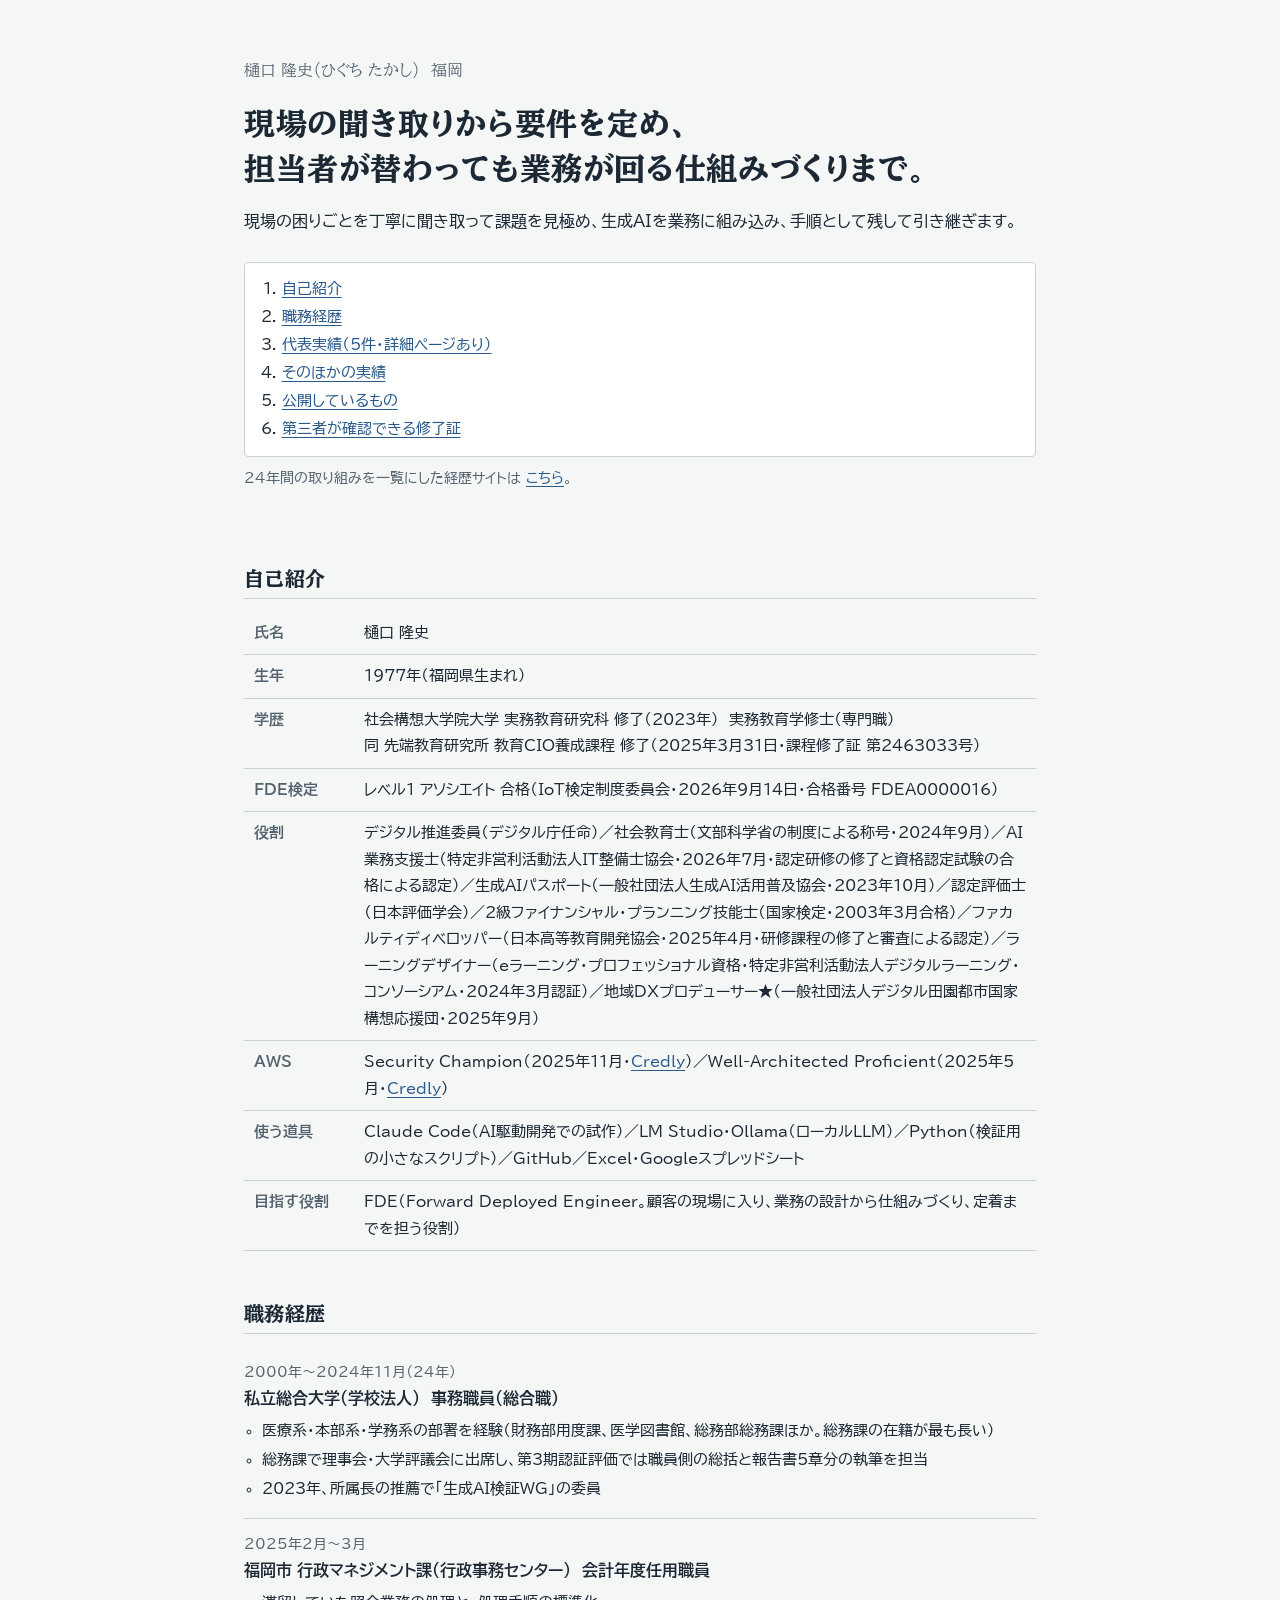
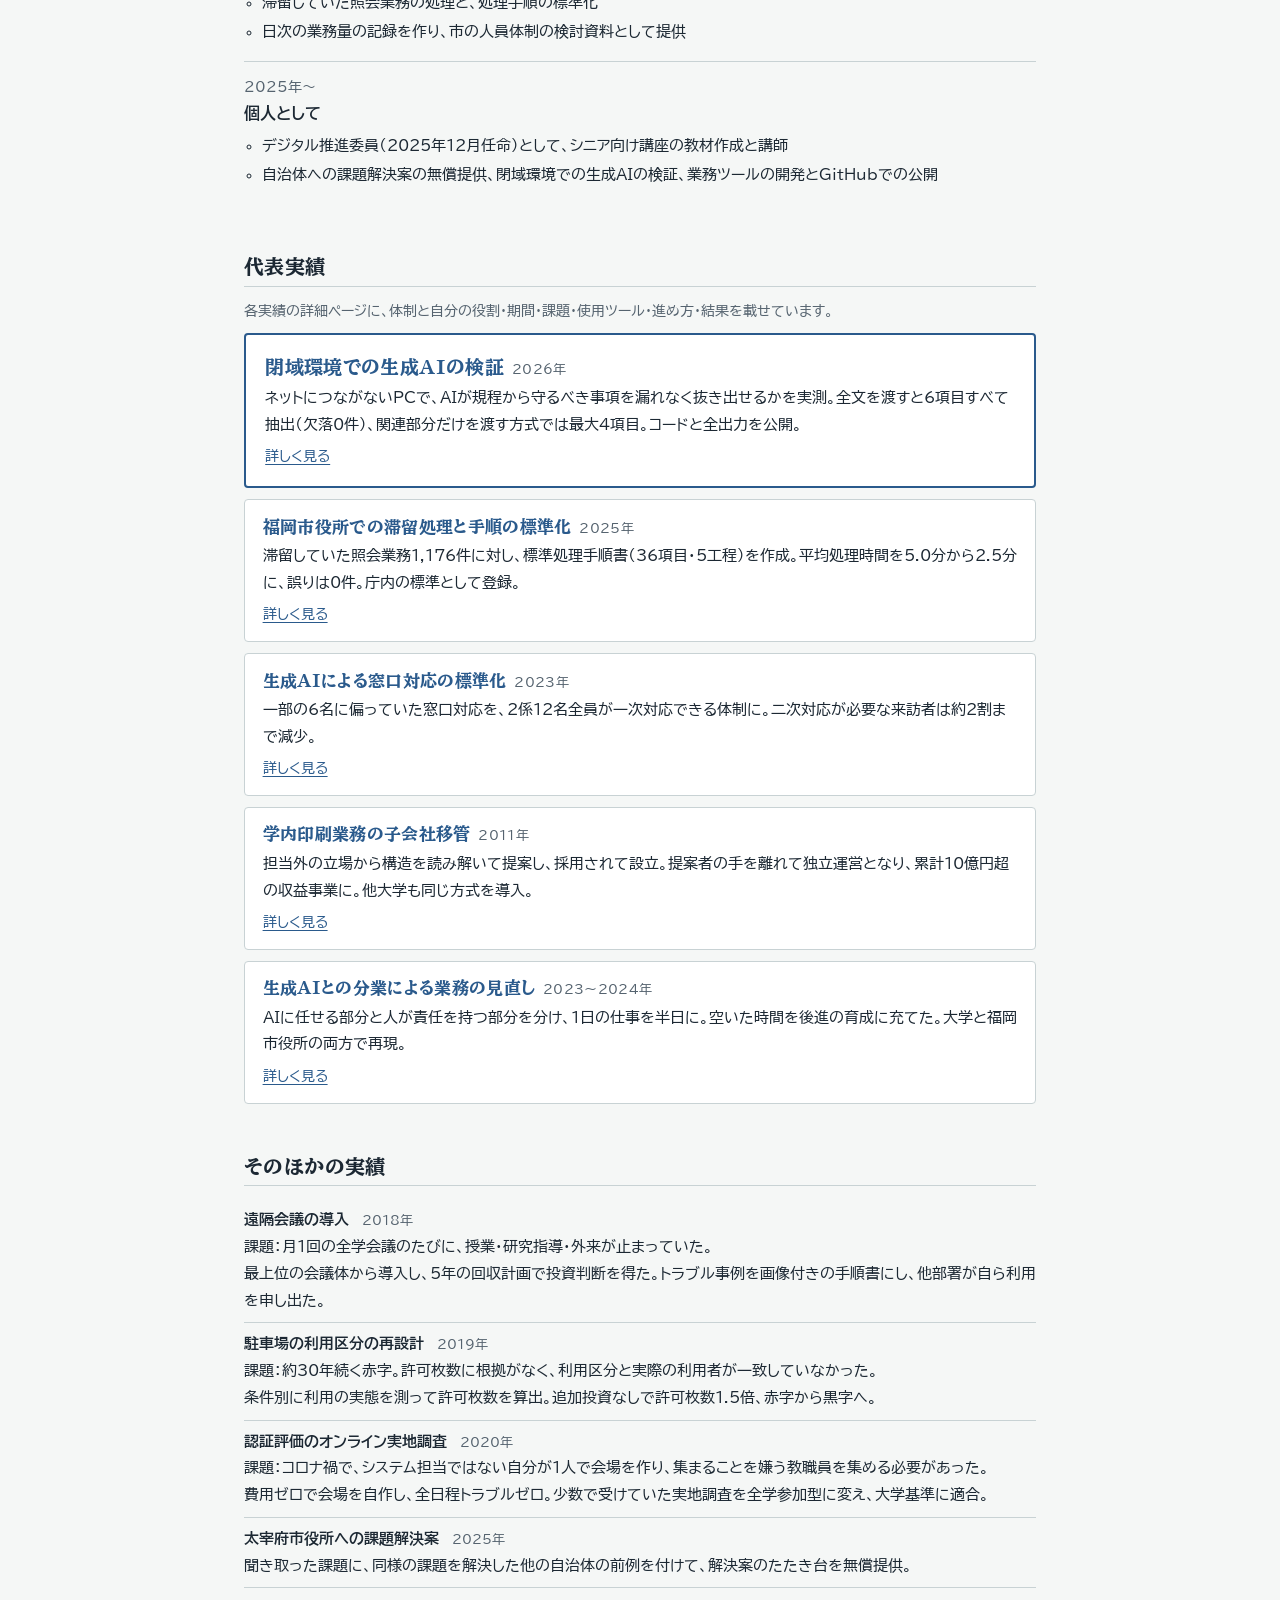
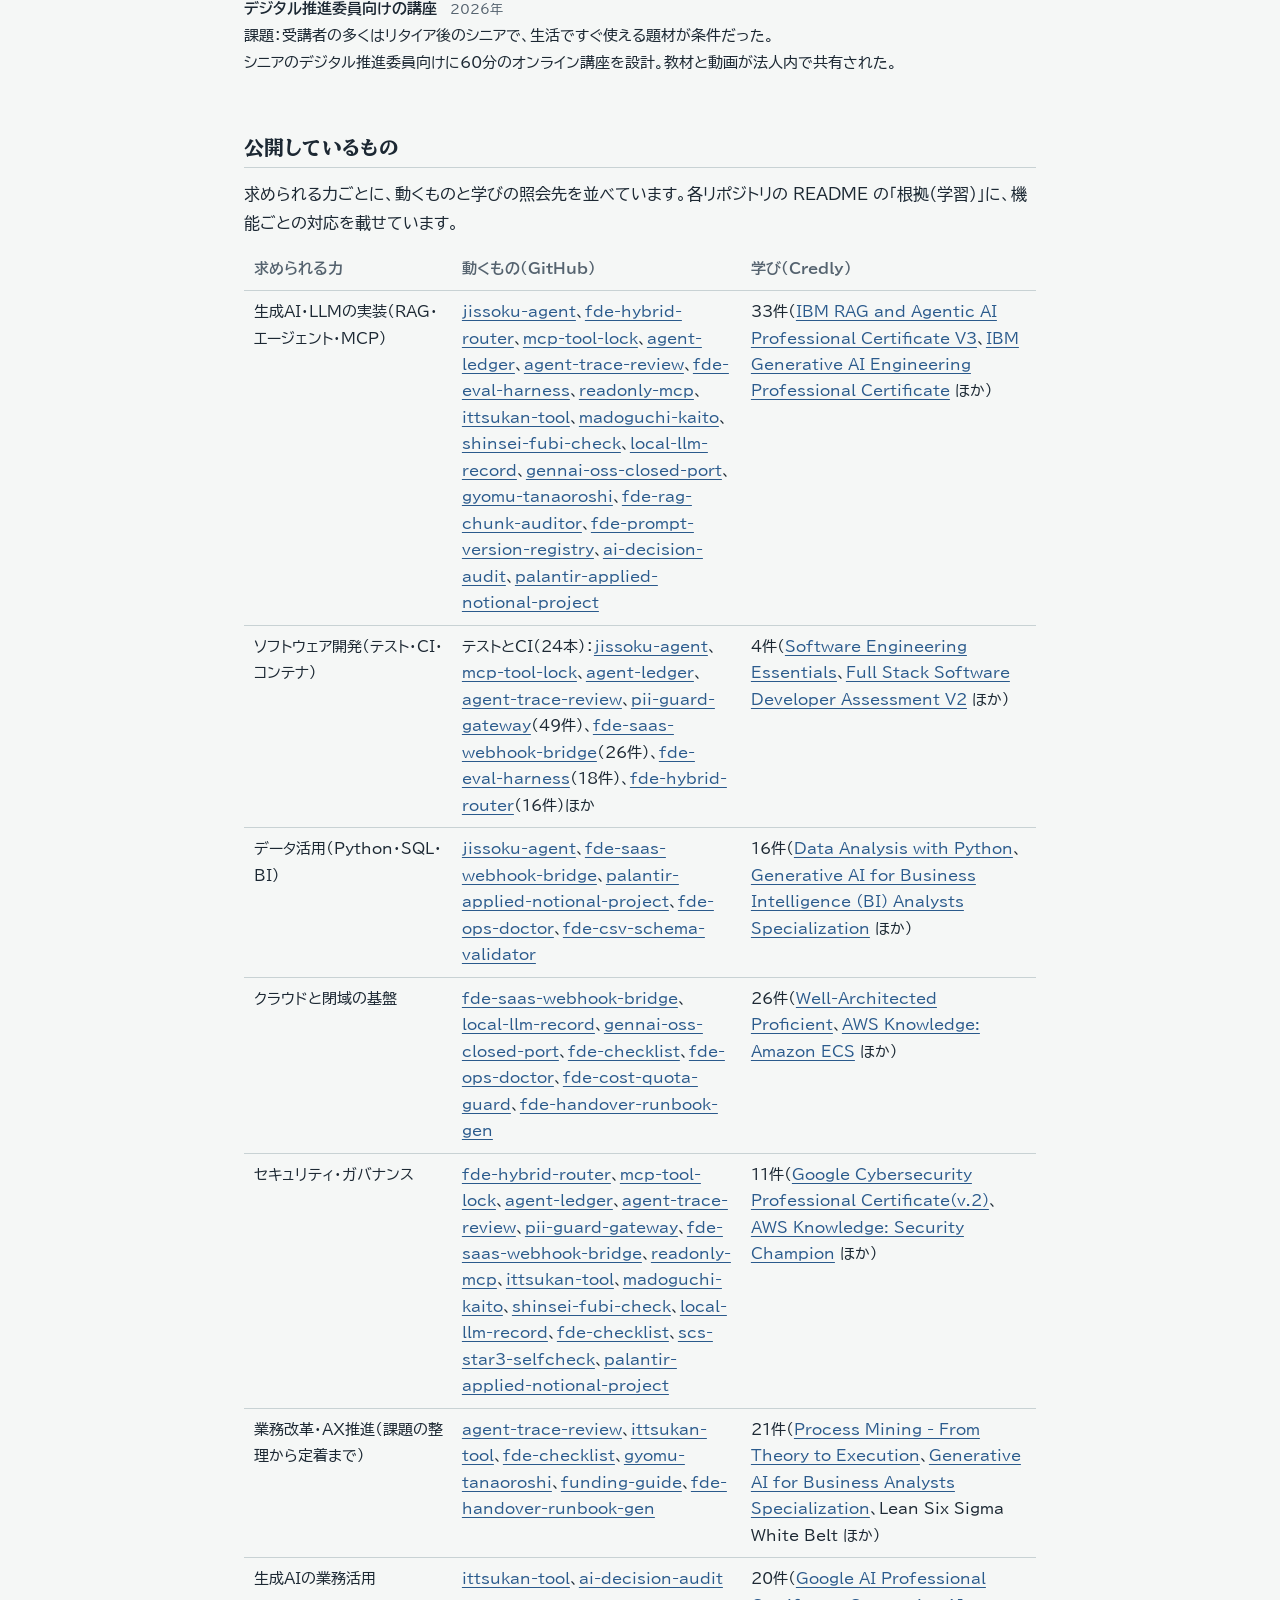
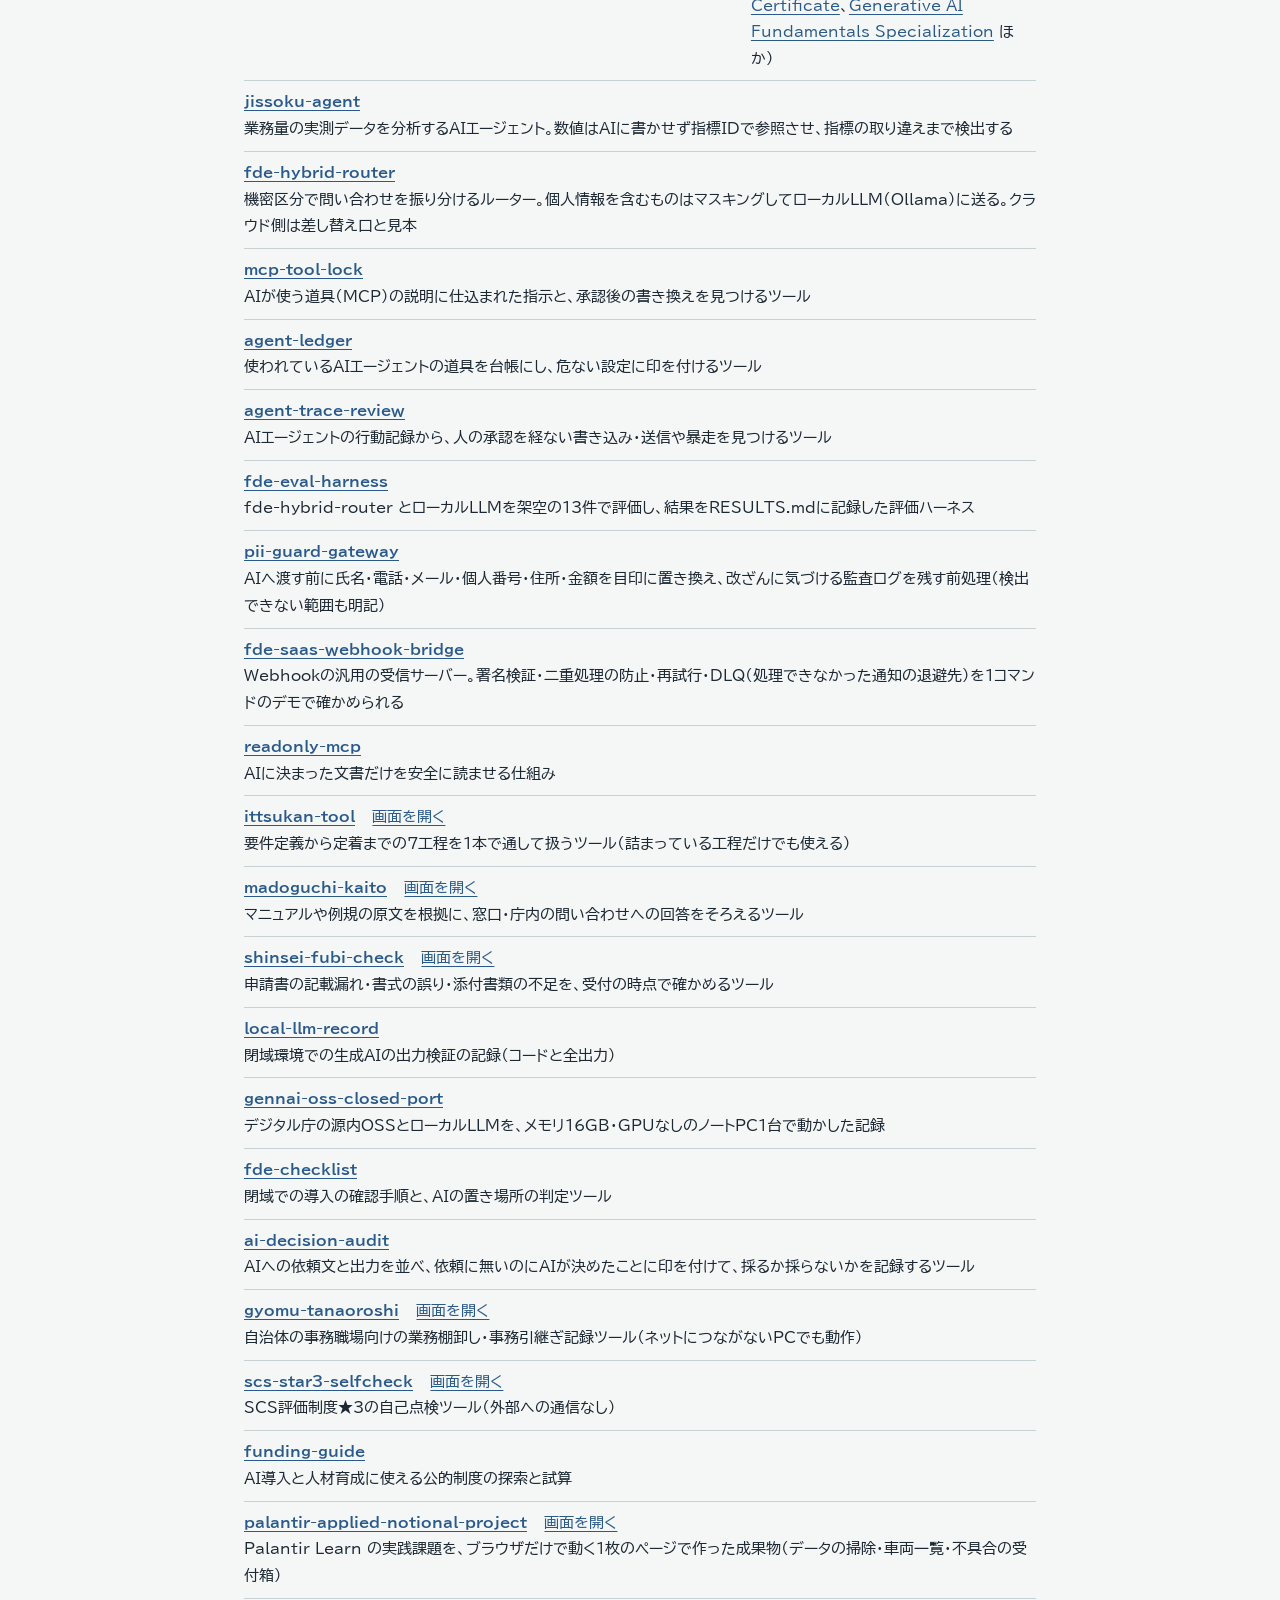
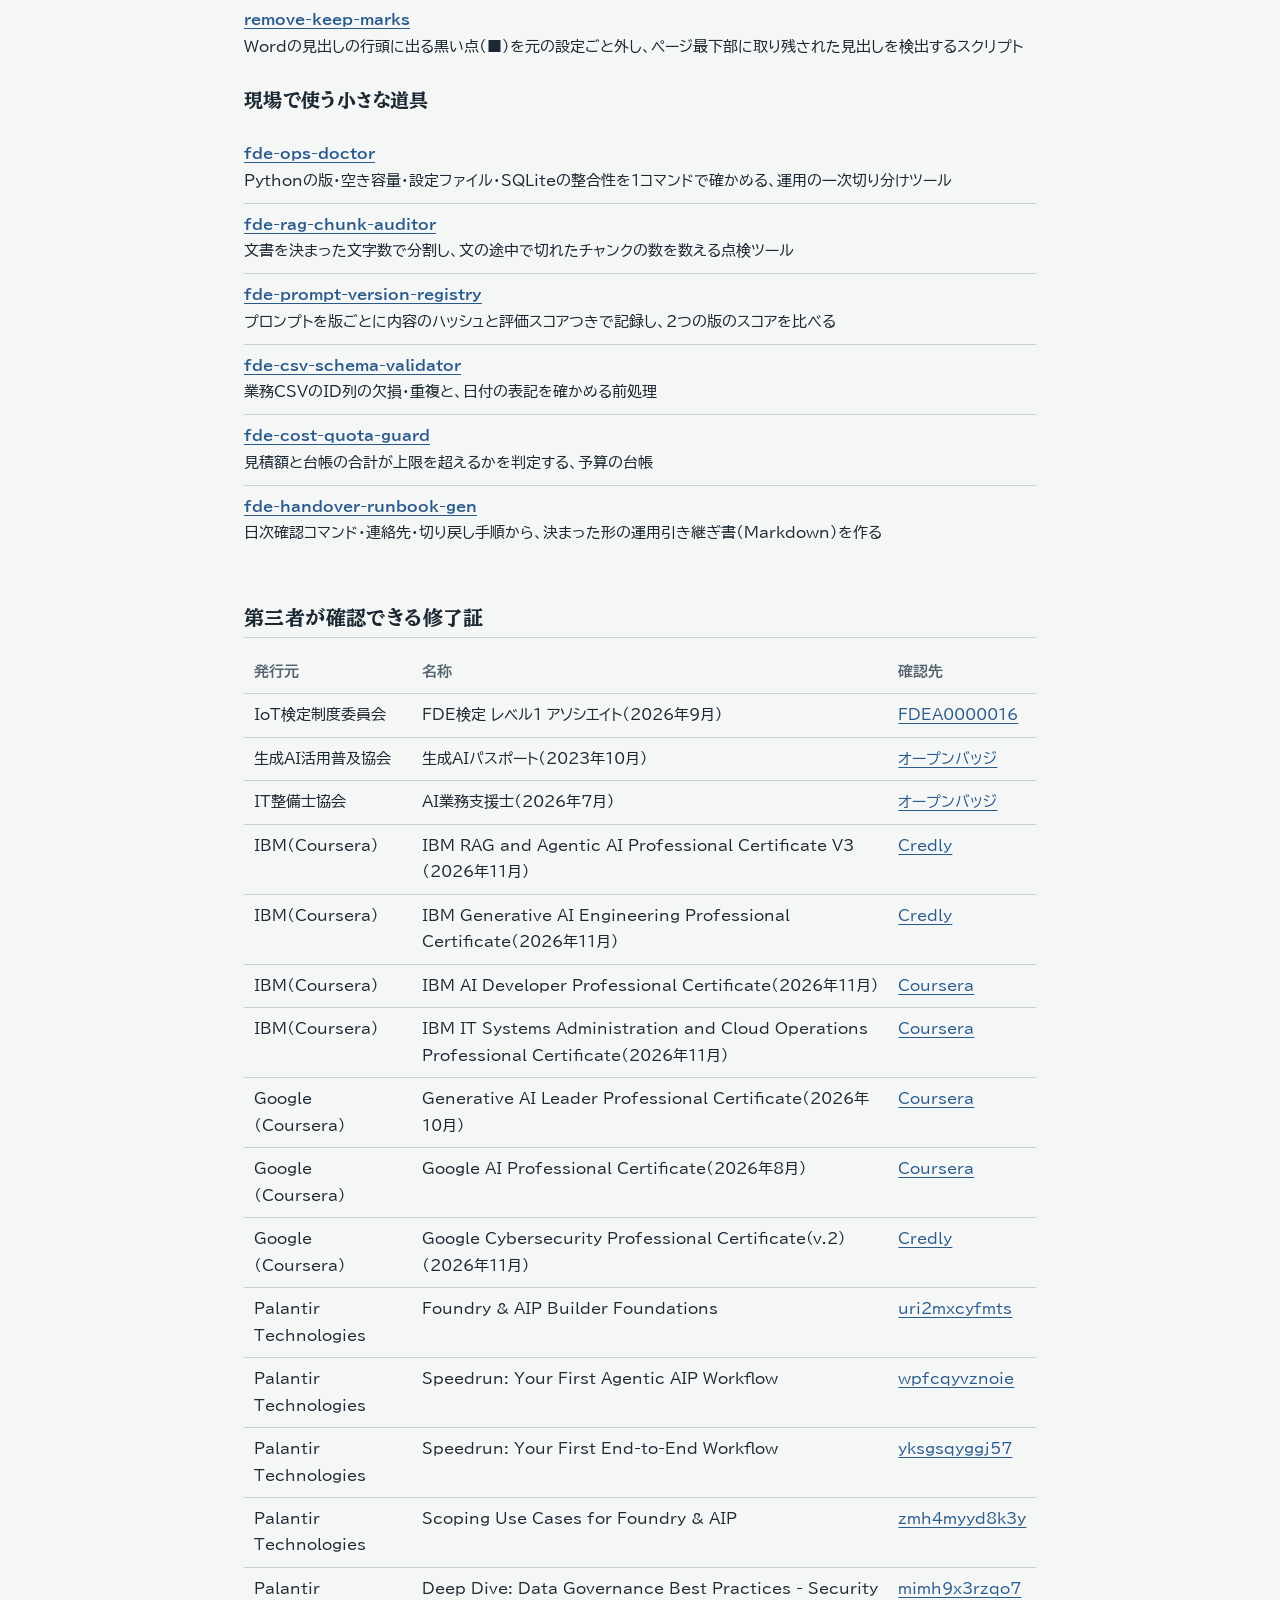
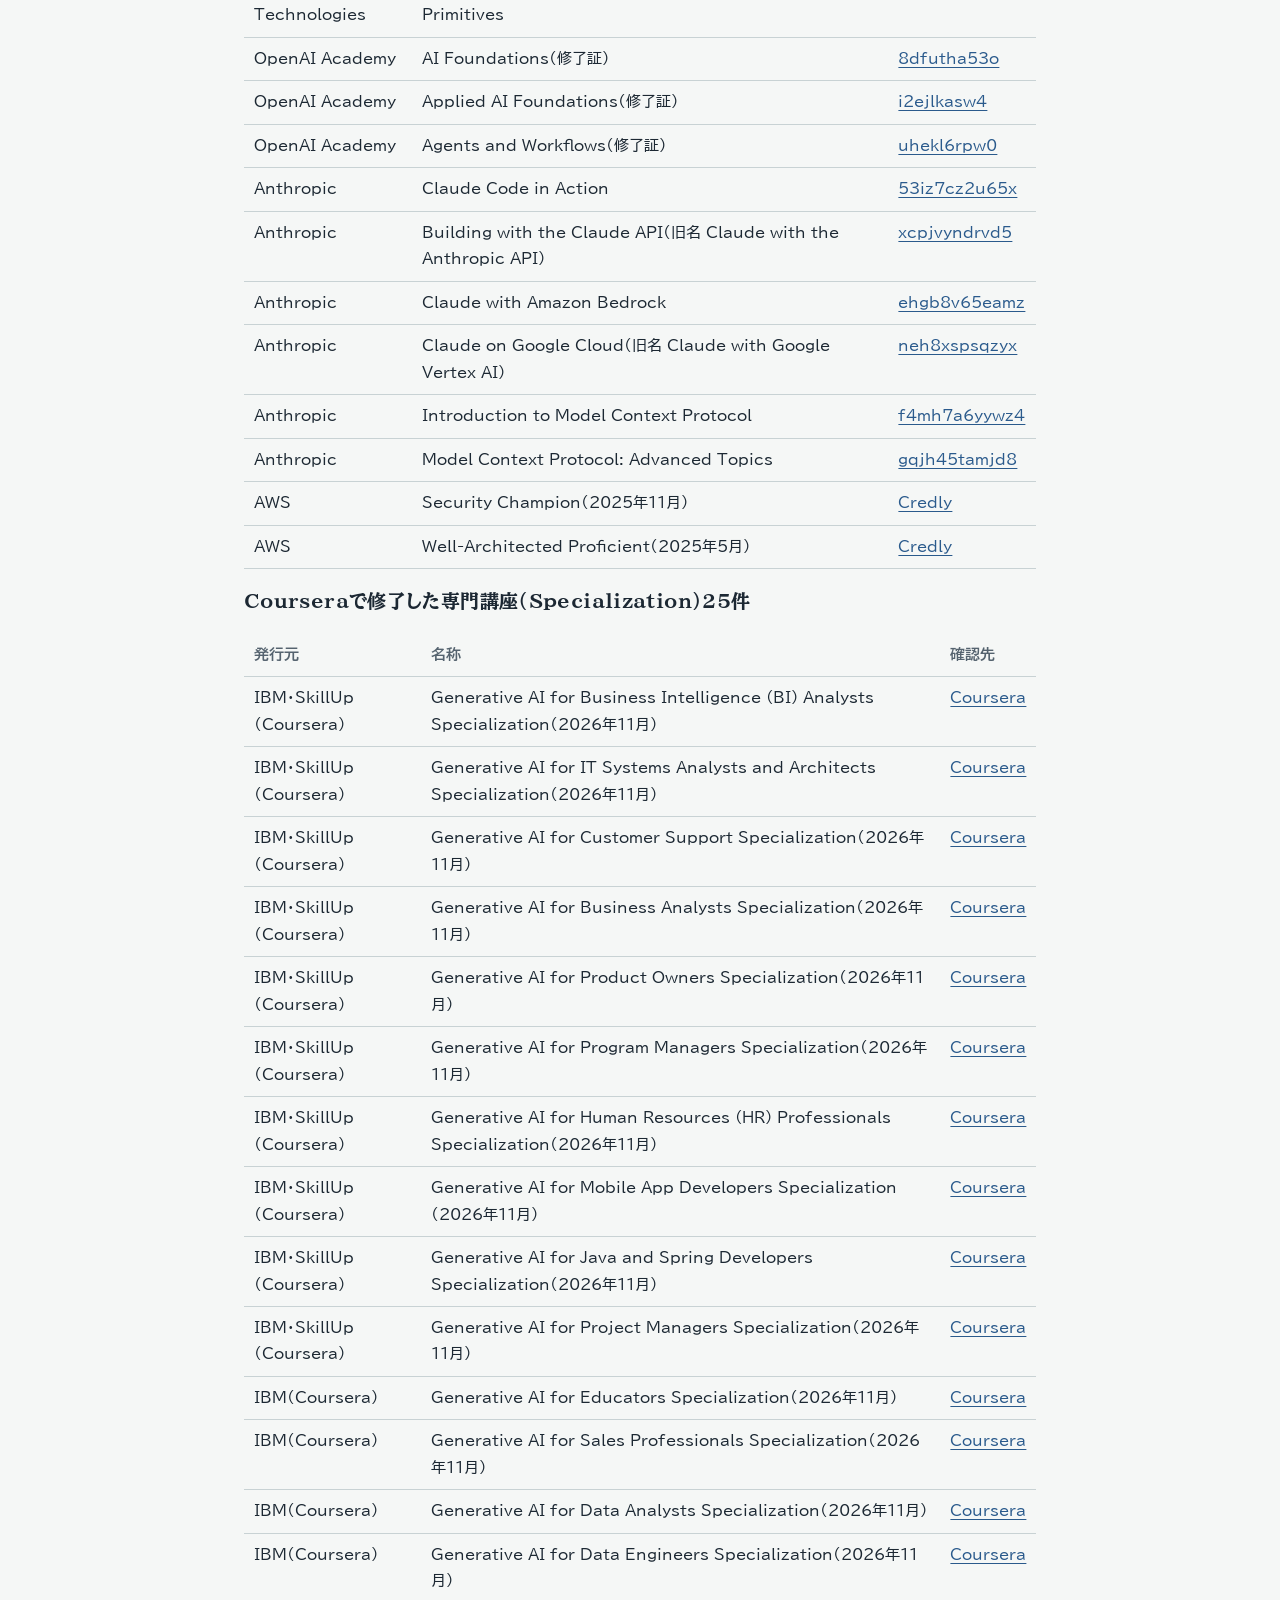
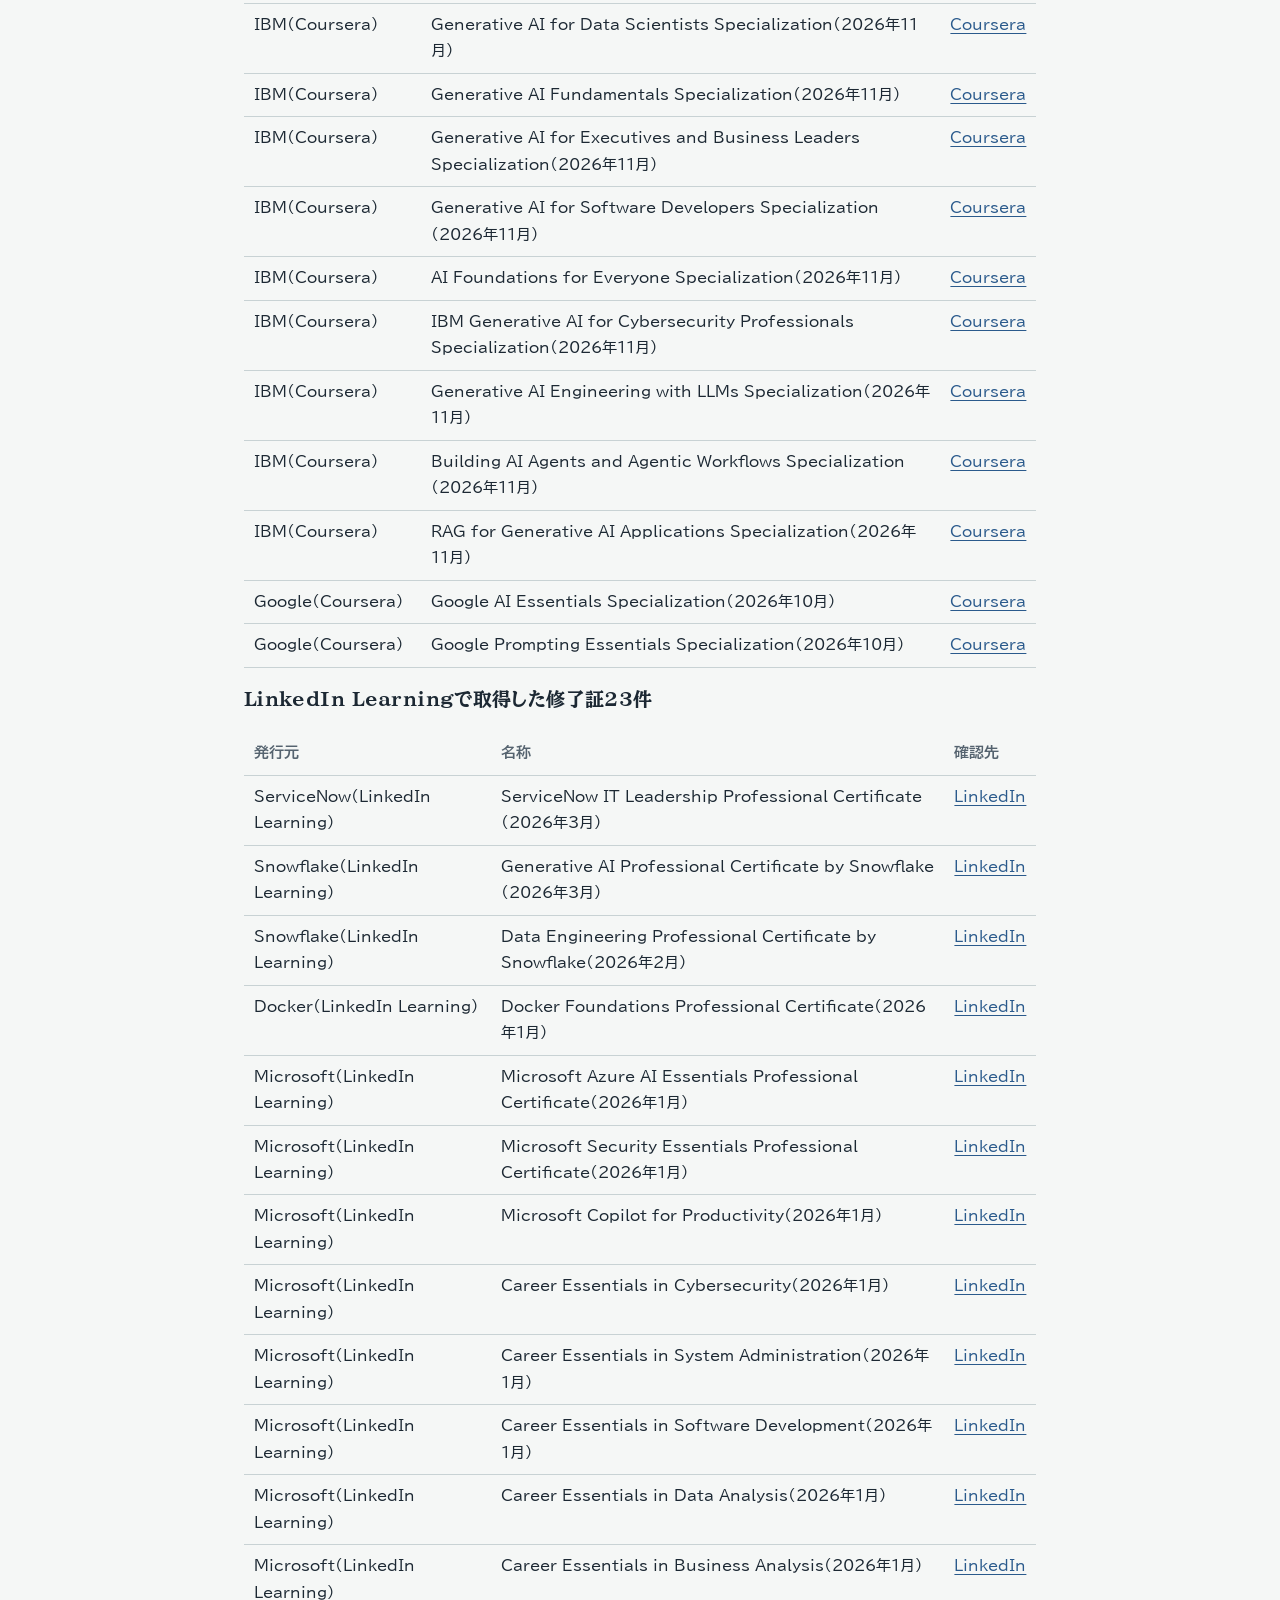
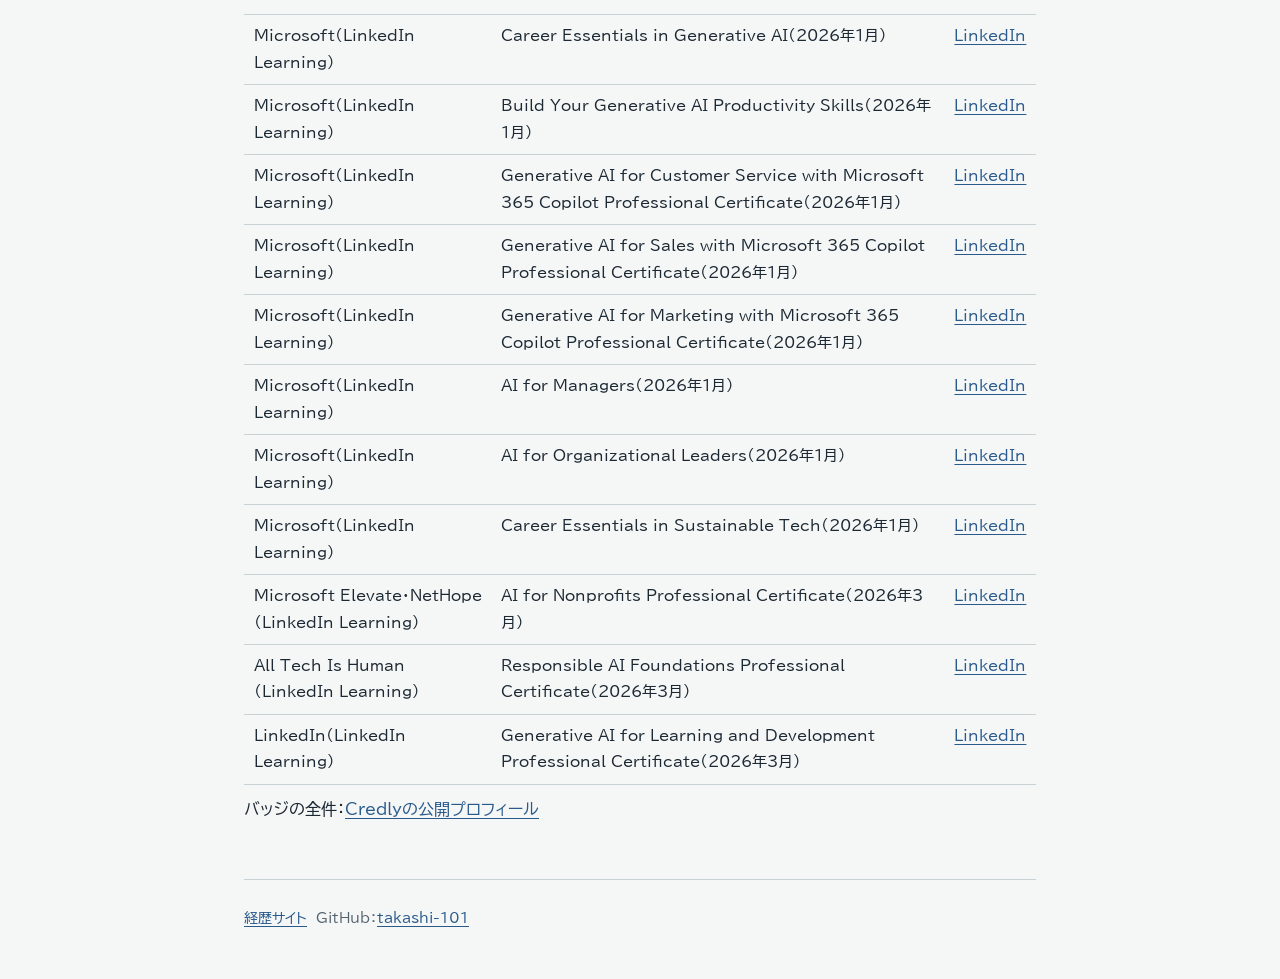
<file: portfolio/index.html>
<!DOCTYPE html>
<html lang="ja">
<head>
<meta charset="utf-8">
<meta name="viewport" content="width=device-width, initial-scale=1">
<title>樋口隆史｜ポートフォリオ（代表実績5件）</title>
<meta name="description" content="現場の聞き取りから要件を定め、担当者が替わっても業務が回る仕組みづくりまで。代表実績5件の体制・期間・使用ツール・進め方・結果をまとめています。">
<link rel="preconnect" href="https://fonts.googleapis.com">
<link rel="preconnect" href="https://fonts.gstatic.com" crossorigin>
<link href="https://fonts.googleapis.com/css2?family=BIZ+UDPGothic:wght@400;700&family=BIZ+UDPMincho:wght@400;700&display=swap" rel="stylesheet">
<link rel="stylesheet" href="style.css">
</head>
<body>
<div class="wrap">

<header>
  <p class="name">樋口 隆史（ひぐち たかし）　福岡</p>
  <h1><span>現場の聞き取りから要件を定め、</span><br><span>担当者が替わっても</span><span>業務が回る仕組みづくりまで。</span></h1>
  <p class="lead">現場の困りごとを丁寧に聞き取って課題を見極め、生成AIを業務に組み込み、手順として残して引き継ぎます。</p>
  <nav class="toc" aria-label="目次">
    <ol>
      <li><a href="#profile">自己紹介</a></li>
      <li><a href="#career">職務経歴</a></li>
      <li><a href="#picks">代表実績（5件・詳細ページあり）</a></li>
      <li><a href="#others">そのほかの実績</a></li>
      <li><a href="#works">公開しているもの</a></li>
      <li><a href="#certs">第三者が確認できる修了証</a></li>
    </ol>
  </nav>
  <p class="note">24年間の取り組みを一覧にした経歴サイトは <a href="../">こちら</a>。</p>
</header>

<section id="profile">
  <h2>自己紹介</h2>
  <div class="tbl">
  <table>
    <tr><th>氏名</th><td>樋口 隆史</td></tr>
    <tr><th>生年</th><td>1977年（福岡県生まれ）</td></tr>
    <tr><th>学歴</th><td>社会構想大学院大学 実務教育研究科 修了（2023年）　実務教育学修士（専門職）<br>同 先端教育研究所 教育CIO養成課程 修了（2025年3月31日・課程修了証 第2463033号）</td></tr>
    <tr><th>FDE検定</th><td>レベル1 アソシエイト 合格（IoT検定制度委員会・2026年9月14日・合格番号 FDEA0000016）</td></tr>
    <tr><th>役割</th><td>デジタル推進委員（デジタル庁任命）／社会教育士（文部科学省の制度による称号・2024年9月）／AI業務支援士（特定非営利活動法人IT整備士協会・2026年7月・認定研修の修了と資格認定試験の合格による認定）／生成AIパスポート（一般社団法人生成AI活用普及協会・2023年10月）／認定評価士（日本評価学会）／2級ファイナンシャル・プランニング技能士（国家検定・2003年3月合格）／ファカルティディベロッパー（日本高等教育開発協会・2025年4月・研修課程の修了と審査による認定）／ラーニングデザイナー（eラーニング・プロフェッショナル資格・特定非営利活動法人デジタルラーニング・コンソーシアム・2024年3月認証）／地域DXプロデューサー★（一般社団法人デジタル田園都市国家構想応援団・2025年9月）</td></tr>
    <tr><th>AWS</th><td>Security Champion（2025年11月・<a href="https://www.credly.com/badges/ddab077d-58eb-4807-bec1-69e5c6aeb9a5">Credly</a>）／Well-Architected Proficient（2025年5月・<a href="https://www.credly.com/badges/02e7928f-cf12-4e2e-83c3-d47b12386eb8">Credly</a>）</td></tr>
    <tr><th>使う道具</th><td>Claude Code（AI駆動開発での試作）／LM Studio・Ollama（ローカルLLM）／Python（検証用の小さなスクリプト）／GitHub／Excel・Googleスプレッドシート</td></tr>
    <tr><th>目指す役割</th><td>FDE（Forward Deployed Engineer。顧客の現場に入り、業務の設計から仕組みづくり、定着までを担う役割）</td></tr>
  </table>
  </div>
</section>

<section id="career">
  <h2>職務経歴</h2>
  <ul class="career">
    <li>
      <span class="when">2000年〜2024年11月（24年）</span>
      <span class="where">私立総合大学（学校法人）　事務職員（総合職）</span>
      <ul>
        <li>医療系・本部系・学務系の部署を経験（財務部用度課、医学図書館、総務部総務課ほか。総務課の在籍が最も長い）</li>
        <li>総務課で理事会・大学評議会に出席し、第3期認証評価では職員側の総括と報告書5章分の執筆を担当</li>
        <li>2023年、所属長の推薦で「生成AI検証WG」の委員</li>
      </ul>
    </li>
    <li>
      <span class="when">2025年2月〜3月</span>
      <span class="where">福岡市 行政マネジメント課（行政事務センター）　会計年度任用職員</span>
      <ul>
        <li>滞留していた照会業務の処理と、処理手順の標準化</li>
        <li>日次の業務量の記録を作り、市の人員体制の検討資料として提供</li>
      </ul>
    </li>
    <li>
      <span class="when">2025年〜</span>
      <span class="where">個人として</span>
      <ul>
        <li>デジタル推進委員（2025年12月任命）として、シニア向け講座の教材作成と講師</li>
        <li>自治体への課題解決案の無償提供、閉域環境での生成AIの検証、業務ツールの開発とGitHubでの公開</li>
      </ul>
    </li>
  </ul>
</section>

<section id="picks">
  <h2>代表実績</h2>
  <p class="note">各実績の詳細ページに、体制と自分の役割・期間・課題・使用ツール・進め方・結果を載せています。</p>
  <ul class="picks">
    <li><a class="first" href="closed-llm.html">
      <h3>閉域環境での生成AIの検証<small>2026年</small></h3>
      <p>ネットにつながないPCで、AIが規程から守るべき事項を漏れなく抜き出せるかを実測。全文を渡すと6項目すべて抽出（欠落0件）、関連部分だけを渡す方式では最大4項目。コードと全出力を公開。</p>
      <span class="more">詳しく見る</span></a></li>
    <li><a href="fukuoka-city.html">
      <h3>福岡市役所での滞留処理と手順の標準化<small>2025年</small></h3>
      <p>滞留していた照会業務1,176件に対し、標準処理手順書（36項目・5工程）を作成。平均処理時間を5.0分から2.5分に、誤りは0件。庁内の標準として登録。</p>
      <span class="more">詳しく見る</span></a></li>
    <li><a href="madoguchi.html">
      <h3>生成AIによる窓口対応の標準化<small>2023年</small></h3>
      <p>一部の6名に偏っていた窓口対応を、2係12名全員が一次対応できる体制に。二次対応が必要な来訪者は約2割まで減少。</p>
      <span class="more">詳しく見る</span></a></li>
    <li><a href="printing.html">
      <h3>学内印刷業務の子会社移管<small>2011年</small></h3>
      <p>担当外の立場から構造を読み解いて提案し、採用されて設立。提案者の手を離れて独立運営となり、累計10億円超の収益事業に。他大学も同じ方式を導入。</p>
      <span class="more">詳しく見る</span></a></li>
    <li><a href="ai-bungyo.html">
      <h3>生成AIとの分業による業務の見直し<small>2023〜2024年</small></h3>
      <p>AIに任せる部分と人が責任を持つ部分を分け、1日の仕事を半日に。空いた時間を後進の育成に充てた。大学と福岡市役所の両方で再現。</p>
      <span class="more">詳しく見る</span></a></li>
  </ul>
</section>

<section id="others">
  <h2>そのほかの実績</h2>
  <ul class="lines">
    <li><b>遠隔会議の導入</b><span class="yr">2018年</span><br>課題：月1回の全学会議のたびに、授業・研究指導・外来が止まっていた。<br>最上位の会議体から導入し、5年の回収計画で投資判断を得た。トラブル事例を画像付きの手順書にし、他部署が自ら利用を申し出た。</li>
    <li><b>駐車場の利用区分の再設計</b><span class="yr">2019年</span><br>課題：約30年続く赤字。許可枚数に根拠がなく、利用区分と実際の利用者が一致していなかった。<br>条件別に利用の実態を測って許可枚数を算出。追加投資なしで許可枚数1.5倍、赤字から黒字へ。</li>
    <li><b>認証評価のオンライン実地調査</b><span class="yr">2020年</span><br>課題：コロナ禍で、システム担当ではない自分が1人で会場を作り、集まることを嫌う教職員を集める必要があった。<br>費用ゼロで会場を自作し、全日程トラブルゼロ。少数で受けていた実地調査を全学参加型に変え、大学基準に適合。</li>
    <li><b>太宰府市役所への課題解決案</b><span class="yr">2025年</span><br>聞き取った課題に、同様の課題を解決した他の自治体の前例を付けて、解決案のたたき台を無償提供。</li>
    <li><b>デジタル推進委員向けの講座</b><span class="yr">2026年</span><br>課題：受講者の多くはリタイア後のシニアで、生活ですぐ使える題材が条件だった。<br>シニアのデジタル推進委員向けに60分のオンライン講座を設計。教材と動画が法人内で共有された。</li>
  </ul>
</section>

<section id="works">
  <h2>公開しているもの</h2>
  <p>求められる力ごとに、動くものと学びの照会先を並べています。各リポジトリの README の「根拠（学習）」に、機能ごとの対応を載せています。</p>
  <div class="tbl"><table>
      <tr><th>求められる力</th><th>動くもの（GitHub）</th><th>学び（Credly）</th></tr>
      <tr><td>生成AI・LLMの実装（RAG・エージェント・MCP）</td><td><a href="https://github.com/takashi-101/jissoku-agent">jissoku-agent</a>、<a href="https://github.com/takashi-101/fde-hybrid-router">fde-hybrid-router</a>、<a href="https://github.com/takashi-101/mcp-tool-lock">mcp-tool-lock</a>、<a href="https://github.com/takashi-101/agent-ledger">agent-ledger</a>、<a href="https://github.com/takashi-101/agent-trace-review">agent-trace-review</a>、<a href="https://github.com/takashi-101/fde-eval-harness">fde-eval-harness</a>、<a href="https://github.com/takashi-101/readonly-mcp">readonly-mcp</a>、<a href="https://github.com/takashi-101/ittsukan-tool">ittsukan-tool</a>、<a href="https://github.com/takashi-101/madoguchi-kaito">madoguchi-kaito</a>、<a href="https://github.com/takashi-101/shinsei-fubi-check">shinsei-fubi-check</a>、<a href="https://github.com/takashi-101/local-llm-record">local-llm-record</a>、<a href="https://github.com/takashi-101/gennai-oss-closed-port">gennai-oss-closed-port</a>、<a href="https://github.com/takashi-101/gyomu-tanaoroshi">gyomu-tanaoroshi</a>、<a href="https://github.com/takashi-101/fde-rag-chunk-auditor">fde-rag-chunk-auditor</a>、<a href="https://github.com/takashi-101/fde-prompt-version-registry">fde-prompt-version-registry</a>、<a href="https://github.com/takashi-101/ai-decision-audit">ai-decision-audit</a>、<a href="https://github.com/takashi-101/palantir-applied-notional-project">palantir-applied-notional-project</a></td><td>33件（<a href="https://www.credly.com/badges/3baa9254-f73c-4769-9448-77fb24473c1d">IBM RAG and Agentic AI Professional Certificate V3</a>、<a href="https://www.credly.com/badges/7364adab-8350-4eef-b94c-94e8dc659570">IBM Generative AI Engineering Professional Certificate</a> ほか）</td></tr>
      <tr><td>ソフトウェア開発（テスト・CI・コンテナ）</td><td>テストとCI（24本）：<a href="https://github.com/takashi-101/jissoku-agent">jissoku-agent</a>、<a href="https://github.com/takashi-101/mcp-tool-lock">mcp-tool-lock</a>、<a href="https://github.com/takashi-101/agent-ledger">agent-ledger</a>、<a href="https://github.com/takashi-101/agent-trace-review">agent-trace-review</a>、<a href="https://github.com/takashi-101/pii-guard-gateway">pii-guard-gateway</a>（49件）、<a href="https://github.com/takashi-101/fde-saas-webhook-bridge">fde-saas-webhook-bridge</a>（26件）、<a href="https://github.com/takashi-101/fde-eval-harness">fde-eval-harness</a>（18件）、<a href="https://github.com/takashi-101/fde-hybrid-router">fde-hybrid-router</a>（16件）ほか</td><td>4件（<a href="https://www.credly.com/badges/618186c3-f4a3-4a32-bb49-eaea27067721">Software Engineering Essentials</a>、<a href="https://www.credly.com/badges/7602bb7f-42d7-4c25-ac1e-130f70404e6d">Full Stack Software Developer Assessment V2</a> ほか）</td></tr>
      <tr><td>データ活用（Python・SQL・BI）</td><td><a href="https://github.com/takashi-101/jissoku-agent">jissoku-agent</a>、<a href="https://github.com/takashi-101/fde-saas-webhook-bridge">fde-saas-webhook-bridge</a>、<a href="https://github.com/takashi-101/palantir-applied-notional-project">palantir-applied-notional-project</a>、<a href="https://github.com/takashi-101/fde-ops-doctor">fde-ops-doctor</a>、<a href="https://github.com/takashi-101/fde-csv-schema-validator">fde-csv-schema-validator</a></td><td>16件（<a href="https://www.credly.com/badges/a1425bcf-2c74-43eb-a7f9-2edd448788db">Data Analysis with Python</a>、<a href="https://www.credly.com/badges/7d74aacd-a96a-48ea-aa73-0d667bf7bd6f">Generative AI for Business Intelligence (BI) Analysts Specialization</a> ほか）</td></tr>
      <tr><td>クラウドと閉域の基盤</td><td><a href="https://github.com/takashi-101/fde-saas-webhook-bridge">fde-saas-webhook-bridge</a>、<a href="https://github.com/takashi-101/local-llm-record">local-llm-record</a>、<a href="https://github.com/takashi-101/gennai-oss-closed-port">gennai-oss-closed-port</a>、<a href="https://github.com/takashi-101/fde-checklist">fde-checklist</a>、<a href="https://github.com/takashi-101/fde-ops-doctor">fde-ops-doctor</a>、<a href="https://github.com/takashi-101/fde-cost-quota-guard">fde-cost-quota-guard</a>、<a href="https://github.com/takashi-101/fde-handover-runbook-gen">fde-handover-runbook-gen</a></td><td>26件（<a href="https://www.credly.com/badges/02e7928f-cf12-4e2e-83c3-d47b12386eb8">Well-Architected Proficient</a>、<a href="https://www.credly.com/badges/b73f91ba-c58c-42ce-a05a-c8909e4a4354">AWS Knowledge: Amazon ECS</a> ほか）</td></tr>
      <tr><td>セキュリティ・ガバナンス</td><td><a href="https://github.com/takashi-101/fde-hybrid-router">fde-hybrid-router</a>、<a href="https://github.com/takashi-101/mcp-tool-lock">mcp-tool-lock</a>、<a href="https://github.com/takashi-101/agent-ledger">agent-ledger</a>、<a href="https://github.com/takashi-101/agent-trace-review">agent-trace-review</a>、<a href="https://github.com/takashi-101/pii-guard-gateway">pii-guard-gateway</a>、<a href="https://github.com/takashi-101/fde-saas-webhook-bridge">fde-saas-webhook-bridge</a>、<a href="https://github.com/takashi-101/readonly-mcp">readonly-mcp</a>、<a href="https://github.com/takashi-101/ittsukan-tool">ittsukan-tool</a>、<a href="https://github.com/takashi-101/madoguchi-kaito">madoguchi-kaito</a>、<a href="https://github.com/takashi-101/shinsei-fubi-check">shinsei-fubi-check</a>、<a href="https://github.com/takashi-101/local-llm-record">local-llm-record</a>、<a href="https://github.com/takashi-101/fde-checklist">fde-checklist</a>、<a href="https://github.com/takashi-101/scs-star3-selfcheck">scs-star3-selfcheck</a>、<a href="https://github.com/takashi-101/palantir-applied-notional-project">palantir-applied-notional-project</a></td><td>11件（<a href="https://www.credly.com/badges/90bbb775-f9b8-4aef-bc24-1ed7c67d17e4">Google Cybersecurity Professional Certificate(v.2)</a>、<a href="https://www.credly.com/badges/ddab077d-58eb-4807-bec1-69e5c6aeb9a5">AWS Knowledge: Security Champion</a> ほか）</td></tr>
      <tr><td>業務改革・AX推進（課題の整理から定着まで）</td><td><a href="https://github.com/takashi-101/agent-trace-review">agent-trace-review</a>、<a href="https://github.com/takashi-101/ittsukan-tool">ittsukan-tool</a>、<a href="https://github.com/takashi-101/fde-checklist">fde-checklist</a>、<a href="https://github.com/takashi-101/gyomu-tanaoroshi">gyomu-tanaoroshi</a>、<a href="https://github.com/takashi-101/funding-guide">funding-guide</a>、<a href="https://github.com/takashi-101/fde-handover-runbook-gen">fde-handover-runbook-gen</a></td><td>21件（<a href="https://www.credly.com/badges/fdace98e-d7e0-4429-a86b-b37adc7e548e">Process Mining - From Theory to Execution</a>、<a href="https://www.credly.com/badges/5ededfbd-080b-428a-a9f5-1560d59c4d2e">Generative AI for Business Analysts Specialization</a>、Lean Six Sigma White Belt ほか）</td></tr>
      <tr><td>生成AIの業務活用</td><td><a href="https://github.com/takashi-101/ittsukan-tool">ittsukan-tool</a>、<a href="https://github.com/takashi-101/ai-decision-audit">ai-decision-audit</a></td><td>20件（<a href="https://www.credly.com/badges/21e73f9f-cfd5-4c8c-9940-fa0be8089c7e">Google AI Professional Certificate</a>、<a href="https://www.credly.com/badges/124df6a8-cf0a-4f15-81d0-49b39ae90cfa">Generative AI Fundamentals Specialization</a> ほか）</td></tr>
  </table></div>
  <ul class="lines">
    <li><a href="https://github.com/takashi-101/jissoku-agent"><b>jissoku-agent</b></a><br>業務量の実測データを分析するAIエージェント。数値はAIに書かせず指標IDで参照させ、指標の取り違えまで検出する</li>
    <li><a href="https://github.com/takashi-101/fde-hybrid-router"><b>fde-hybrid-router</b></a><br>機密区分で問い合わせを振り分けるルーター。個人情報を含むものはマスキングしてローカルLLM（Ollama）に送る。クラウド側は差し替え口と見本</li>
    <li><a href="https://github.com/takashi-101/mcp-tool-lock"><b>mcp-tool-lock</b></a><br>AIが使う道具（MCP）の説明に仕込まれた指示と、承認後の書き換えを見つけるツール</li>
    <li><a href="https://github.com/takashi-101/agent-ledger"><b>agent-ledger</b></a><br>使われているAIエージェントの道具を台帳にし、危ない設定に印を付けるツール</li>
    <li><a href="https://github.com/takashi-101/agent-trace-review"><b>agent-trace-review</b></a><br>AIエージェントの行動記録から、人の承認を経ない書き込み・送信や暴走を見つけるツール</li>
    <li><a href="https://github.com/takashi-101/fde-eval-harness"><b>fde-eval-harness</b></a><br>fde-hybrid-router とローカルLLMを架空の13件で評価し、結果をRESULTS.mdに記録した評価ハーネス</li>
    <li><a href="https://github.com/takashi-101/pii-guard-gateway"><b>pii-guard-gateway</b></a><br>AIへ渡す前に氏名・電話・メール・個人番号・住所・金額を目印に置き換え、改ざんに気づける監査ログを残す前処理（検出できない範囲も明記）</li>
    <li><a href="https://github.com/takashi-101/fde-saas-webhook-bridge"><b>fde-saas-webhook-bridge</b></a><br>Webhookの汎用の受信サーバー。署名検証・二重処理の防止・再試行・DLQ（処理できなかった通知の退避先）を1コマンドのデモで確かめられる</li>
    <li><a href="https://github.com/takashi-101/readonly-mcp"><b>readonly-mcp</b></a><br>AIに決まった文書だけを安全に読ませる仕組み</li>
    <li><a href="https://github.com/takashi-101/ittsukan-tool"><b>ittsukan-tool</b></a>　<a href="https://takashi-101.github.io/ittsukan-tool/">画面を開く</a><br>要件定義から定着までの7工程を1本で通して扱うツール（詰まっている工程だけでも使える）</li>
    <li><a href="https://github.com/takashi-101/madoguchi-kaito"><b>madoguchi-kaito</b></a>　<a href="https://takashi-101.github.io/madoguchi-kaito/">画面を開く</a><br>マニュアルや例規の原文を根拠に、窓口・庁内の問い合わせへの回答をそろえるツール</li>
    <li><a href="https://github.com/takashi-101/shinsei-fubi-check"><b>shinsei-fubi-check</b></a>　<a href="https://takashi-101.github.io/shinsei-fubi-check/">画面を開く</a><br>申請書の記載漏れ・書式の誤り・添付書類の不足を、受付の時点で確かめるツール</li>
    <li><a href="https://github.com/takashi-101/local-llm-record"><b>local-llm-record</b></a><br>閉域環境での生成AIの出力検証の記録（コードと全出力）</li>
    <li><a href="https://github.com/takashi-101/gennai-oss-closed-port"><b>gennai-oss-closed-port</b></a><br>デジタル庁の源内OSSとローカルLLMを、メモリ16GB・GPUなしのノートPC1台で動かした記録</li>
    <li><a href="https://github.com/takashi-101/fde-checklist"><b>fde-checklist</b></a><br>閉域での導入の確認手順と、AIの置き場所の判定ツール</li>
    <li><a href="https://github.com/takashi-101/ai-decision-audit"><b>ai-decision-audit</b></a><br>AIへの依頼文と出力を並べ、依頼に無いのにAIが決めたことに印を付けて、採るか採らないかを記録するツール</li>
    <li><a href="https://github.com/takashi-101/gyomu-tanaoroshi"><b>gyomu-tanaoroshi</b></a>　<a href="https://takashi-101.github.io/gyomu-tanaoroshi/">画面を開く</a><br>自治体の事務職場向けの業務棚卸し・事務引継ぎ記録ツール（ネットにつながないPCでも動作）</li>
    <li><a href="https://github.com/takashi-101/scs-star3-selfcheck"><b>scs-star3-selfcheck</b></a>　<a href="https://takashi-101.github.io/scs-star3-selfcheck/">画面を開く</a><br>SCS評価制度★3の自己点検ツール（外部への通信なし）</li>
    <li><a href="https://github.com/takashi-101/funding-guide"><b>funding-guide</b></a><br>AI導入と人材育成に使える公的制度の探索と試算</li>
    <li><a href="https://github.com/takashi-101/palantir-applied-notional-project"><b>palantir-applied-notional-project</b></a>　<a href="https://takashi-101.github.io/palantir-applied-notional-project/">画面を開く</a><br>Palantir Learn の実践課題を、ブラウザだけで動く1枚のページで作った成果物（データの掃除・車両一覧・不具合の受付箱）</li>
    <li><a href="https://github.com/takashi-101/remove-keep-marks"><b>remove-keep-marks</b></a><br>Wordの見出しの行頭に出る黒い点（■）を元の設定ごと外し、ページ最下部に取り残された見出しを検出するスクリプト</li>
  </ul>
  <h3>現場で使う小さな道具</h3>
  <ul class="lines">
    <li><a href="https://github.com/takashi-101/fde-ops-doctor"><b>fde-ops-doctor</b></a><br>Pythonの版・空き容量・設定ファイル・SQLiteの整合性を1コマンドで確かめる、運用の一次切り分けツール</li>
    <li><a href="https://github.com/takashi-101/fde-rag-chunk-auditor"><b>fde-rag-chunk-auditor</b></a><br>文書を決まった文字数で分割し、文の途中で切れたチャンクの数を数える点検ツール</li>
    <li><a href="https://github.com/takashi-101/fde-prompt-version-registry"><b>fde-prompt-version-registry</b></a><br>プロンプトを版ごとに内容のハッシュと評価スコアつきで記録し、2つの版のスコアを比べる</li>
    <li><a href="https://github.com/takashi-101/fde-csv-schema-validator"><b>fde-csv-schema-validator</b></a><br>業務CSVのID列の欠損・重複と、日付の表記を確かめる前処理</li>
    <li><a href="https://github.com/takashi-101/fde-cost-quota-guard"><b>fde-cost-quota-guard</b></a><br>見積額と台帳の合計が上限を超えるかを判定する、予算の台帳</li>
    <li><a href="https://github.com/takashi-101/fde-handover-runbook-gen"><b>fde-handover-runbook-gen</b></a><br>日次確認コマンド・連絡先・切り戻し手順から、決まった形の運用引き継ぎ書（Markdown）を作る</li>
  </ul>
</section>

<section id="certs">
  <h2>第三者が確認できる修了証</h2>
  <div class="tbl">
  <table class="certs">
    <thead><tr><th>発行元</th><th>名称</th><th>確認先</th></tr></thead>
    <tbody>
      <tr><td>IoT検定制度委員会</td><td>FDE検定 レベル1 アソシエイト（2026年9月）</td><td><a href="https://tcert.co/xH1DLiewQ9">FDEA0000016</a></td></tr>
      <tr><td>生成AI活用普及協会</td><td>生成AIパスポート（2023年10月）</td><td><a href="https://www.openbadge-global.com/ns/portal/openbadge/public/assertions/detail/cUpqS1FBeGpONER4MVNaaWs2R0VJdz09">オープンバッジ</a></td></tr>
      <tr><td>IT整備士協会</td><td>AI業務支援士（2026年7月）</td><td><a href="https://wallet.openbadge.net/public/credential/4e3f9bba-253b-8474-8f3d-01a15888fd8a">オープンバッジ</a></td></tr>
      <tr><td>IBM（Coursera）</td><td>IBM RAG and Agentic AI Professional Certificate V3（2026年11月）</td><td><a href="https://www.credly.com/badges/3baa9254-f73c-4769-9448-77fb24473c1d">Credly</a></td></tr>
      <tr><td>IBM（Coursera）</td><td>IBM Generative AI Engineering Professional Certificate（2026年11月）</td><td><a href="https://www.credly.com/badges/7364adab-8350-4eef-b94c-94e8dc659570">Credly</a></td></tr>
      <tr><td>IBM（Coursera）</td><td>IBM AI Developer Professional Certificate（2026年11月）</td><td><a href="https://coursera.org/verify/professional-cert/EVOJO156B4DD">Coursera</a></td></tr>
      <tr><td>IBM（Coursera）</td><td>IBM IT Systems Administration and Cloud Operations Professional Certificate（2026年11月）</td><td><a href="https://coursera.org/verify/professional-cert/R0UQAPOVDB9Z">Coursera</a></td></tr>
      <tr><td>Google（Coursera）</td><td>Generative AI Leader Professional Certificate（2026年10月）</td><td><a href="https://coursera.org/verify/professional-cert/8MZPU6931BCZ">Coursera</a></td></tr>
    <tr><td>Google（Coursera）</td><td>Google AI Professional Certificate（2026年8月）</td><td><a href="https://coursera.org/verify/professional-cert/H9FY7ZPABIVQ">Coursera</a></td></tr>
    <tr><td>Google（Coursera）</td><td>Google Cybersecurity Professional Certificate(v.2)（2026年11月）</td><td><a href="https://www.credly.com/badges/90bbb775-f9b8-4aef-bc24-1ed7c67d17e4">Credly</a></td></tr>
      <tr><td>Palantir Technologies</td><td>Foundry &amp; AIP Builder Foundations</td><td><a href="https://verify.skilljar.com/c/uri2mxcyfmts">uri2mxcyfmts</a></td></tr>
      <tr><td>Palantir Technologies</td><td>Speedrun: Your First Agentic AIP Workflow</td><td><a href="https://verify.skilljar.com/c/wpfcqyvznoie">wpfcqyvznoie</a></td></tr>
      <tr><td>Palantir Technologies</td><td>Speedrun: Your First End-to-End Workflow</td><td><a href="https://verify.skilljar.com/c/yksgsqyggj57">yksgsqyggj57</a></td></tr>
      <tr><td>Palantir Technologies</td><td>Scoping Use Cases for Foundry &amp; AIP</td><td><a href="https://verify.skilljar.com/c/zmh4myyd8k3y">zmh4myyd8k3y</a></td></tr>
      <tr><td>Palantir Technologies</td><td>Deep Dive: Data Governance Best Practices - Security Primitives</td><td><a href="https://verify.skilljar.com/c/mimh9x3rzqo7">mimh9x3rzqo7</a></td></tr>
      <tr><td>OpenAI Academy</td><td>AI Foundations（修了証）</td><td><a href="https://academy.openai.com/public/certificate/8dfutha53o">8dfutha53o</a></td></tr>
      <tr><td>OpenAI Academy</td><td>Applied AI Foundations（修了証）</td><td><a href="https://academy.openai.com/public/certificate/i2ejlkasw4">i2ejlkasw4</a></td></tr>
      <tr><td>OpenAI Academy</td><td>Agents and Workflows（修了証）</td><td><a href="https://academy.openai.com/public/certificate/uhekl6rpw0">uhekl6rpw0</a></td></tr>
      
      <tr><td>Anthropic</td><td>Claude Code in Action</td><td><a href="https://verify.skilljar.com/c/53iz7cz2u65x">53iz7cz2u65x</a></td></tr>
      <tr><td>Anthropic</td><td>Building with the Claude API（旧名 Claude with the Anthropic API）</td><td><a href="https://verify.skilljar.com/c/xcpjvyndrvd5">xcpjvyndrvd5</a></td></tr>
      <tr><td>Anthropic</td><td>Claude with Amazon Bedrock</td><td><a href="https://verify.skilljar.com/c/ehgb8v65eamz">ehgb8v65eamz</a></td></tr>
      <tr><td>Anthropic</td><td>Claude on Google Cloud（旧名 Claude with Google Vertex AI）</td><td><a href="https://verify.skilljar.com/c/neh8xspsqzyx">neh8xspsqzyx</a></td></tr>
      <tr><td>Anthropic</td><td>Introduction to Model Context Protocol</td><td><a href="https://verify.skilljar.com/c/f4mh7a6yywz4">f4mh7a6yywz4</a></td></tr>
      <tr><td>Anthropic</td><td>Model Context Protocol: Advanced Topics</td><td><a href="https://verify.skilljar.com/c/gqjh45tamjd8">gqjh45tamjd8</a></td></tr>
      <tr><td>AWS</td><td>Security Champion（2025年11月）</td><td><a href="https://www.credly.com/badges/ddab077d-58eb-4807-bec1-69e5c6aeb9a5">Credly</a></td></tr>
      <tr><td>AWS</td><td>Well-Architected Proficient（2025年5月）</td><td><a href="https://www.credly.com/badges/02e7928f-cf12-4e2e-83c3-d47b12386eb8">Credly</a></td></tr>
    </tbody>
  </table>
  </div>
  <h3>Courseraで修了した専門講座（Specialization）25件</h3>
  <div class="tbl">
  <table class="certs">
    <thead><tr><th>発行元</th><th>名称</th><th>確認先</th></tr></thead>
    <tbody>
    <tr><td>IBM・SkillUp（Coursera）</td><td>Generative AI for Business Intelligence (BI) Analysts Specialization（2026年11月）</td><td><a href="https://coursera.org/verify/specialization/KGUS6SXC6YFV">Coursera</a></td></tr>
    <tr><td>IBM・SkillUp（Coursera）</td><td>Generative AI for IT Systems Analysts and Architects Specialization（2026年11月）</td><td><a href="https://coursera.org/verify/specialization/9SSL1IJ876WO">Coursera</a></td></tr>
    <tr><td>IBM・SkillUp（Coursera）</td><td>Generative AI for Customer Support Specialization（2026年11月）</td><td><a href="https://coursera.org/verify/specialization/OMTLYQ07JYCJ">Coursera</a></td></tr>
    <tr><td>IBM・SkillUp（Coursera）</td><td>Generative AI for Business Analysts Specialization（2026年11月）</td><td><a href="https://coursera.org/verify/specialization/55QU54K709E6">Coursera</a></td></tr>
    <tr><td>IBM・SkillUp（Coursera）</td><td>Generative AI for Product Owners Specialization（2026年11月）</td><td><a href="https://coursera.org/verify/specialization/GV933L70CF5H">Coursera</a></td></tr>
    <tr><td>IBM・SkillUp（Coursera）</td><td>Generative AI for Program Managers Specialization（2026年11月）</td><td><a href="https://coursera.org/verify/specialization/2UM2B4YPBE3R">Coursera</a></td></tr>
    <tr><td>IBM・SkillUp（Coursera）</td><td>Generative AI for Human Resources (HR) Professionals Specialization（2026年11月）</td><td><a href="https://coursera.org/verify/specialization/37E7C5NP1PBH">Coursera</a></td></tr>
    <tr><td>IBM・SkillUp（Coursera）</td><td>Generative AI for Mobile App Developers Specialization（2026年11月）</td><td><a href="https://coursera.org/verify/specialization/JR6T1E2RQ9N4">Coursera</a></td></tr>
    <tr><td>IBM・SkillUp（Coursera）</td><td>Generative AI for Java and Spring Developers Specialization（2026年11月）</td><td><a href="https://coursera.org/verify/specialization/B9QN8DNIG02S">Coursera</a></td></tr>
    <tr><td>IBM・SkillUp（Coursera）</td><td>Generative AI for Project Managers Specialization（2026年11月）</td><td><a href="https://coursera.org/verify/specialization/GP6H5OLNH2C0">Coursera</a></td></tr>
    <tr><td>IBM（Coursera）</td><td>Generative AI for Educators Specialization（2026年11月）</td><td><a href="https://coursera.org/verify/specialization/201S3URRD6PC">Coursera</a></td></tr>
    <tr><td>IBM（Coursera）</td><td>Generative AI for Sales Professionals Specialization（2026年11月）</td><td><a href="https://coursera.org/verify/specialization/YPDDPFNZ023P">Coursera</a></td></tr>
    <tr><td>IBM（Coursera）</td><td>Generative AI for Data Analysts Specialization（2026年11月）</td><td><a href="https://coursera.org/verify/specialization/YGUR9S8VTTEY">Coursera</a></td></tr>
    <tr><td>IBM（Coursera）</td><td>Generative AI for Data Engineers Specialization（2026年11月）</td><td><a href="https://coursera.org/verify/specialization/5BDOBS95XGH0">Coursera</a></td></tr>
    <tr><td>IBM（Coursera）</td><td>Generative AI for Data Scientists Specialization（2026年11月）</td><td><a href="https://coursera.org/verify/specialization/KJVF3L4E0UQP">Coursera</a></td></tr>
    <tr><td>IBM（Coursera）</td><td>Generative AI Fundamentals Specialization（2026年11月）</td><td><a href="https://coursera.org/verify/specialization/PCQP03UXKDYZ">Coursera</a></td></tr>
    <tr><td>IBM（Coursera）</td><td>Generative AI for Executives and Business Leaders Specialization（2026年11月）</td><td><a href="https://coursera.org/verify/specialization/YZ1G6P9A9ZR9">Coursera</a></td></tr>
    <tr><td>IBM（Coursera）</td><td>Generative AI for Software Developers Specialization（2026年11月）</td><td><a href="https://coursera.org/verify/specialization/ZOK95KMOY3CE">Coursera</a></td></tr>
    <tr><td>IBM（Coursera）</td><td>AI Foundations for Everyone Specialization（2026年11月）</td><td><a href="https://coursera.org/verify/specialization/59HG8CJJO4U3">Coursera</a></td></tr>
    <tr><td>IBM（Coursera）</td><td>IBM Generative AI for Cybersecurity Professionals Specialization（2026年11月）</td><td><a href="https://coursera.org/verify/specialization/K06Q6MGL83VN">Coursera</a></td></tr>
    <tr><td>IBM（Coursera）</td><td>Generative AI Engineering with LLMs Specialization（2026年11月）</td><td><a href="https://coursera.org/verify/specialization/2H28YMTAH0MC">Coursera</a></td></tr>
    <tr><td>IBM（Coursera）</td><td>Building AI Agents and Agentic Workflows Specialization（2026年11月）</td><td><a href="https://coursera.org/verify/specialization/3RJ5WQS97R7J">Coursera</a></td></tr>
    <tr><td>IBM（Coursera）</td><td>RAG for Generative AI Applications Specialization（2026年11月）</td><td><a href="https://coursera.org/verify/specialization/UR7PYSSSBXZ3">Coursera</a></td></tr>
    <tr><td>Google（Coursera）</td><td>Google AI Essentials Specialization（2026年10月）</td><td><a href="https://coursera.org/verify/specialization/101M4AEO8E8T">Coursera</a></td></tr>
    <tr><td>Google（Coursera）</td><td>Google Prompting Essentials Specialization（2026年10月）</td><td><a href="https://coursera.org/verify/specialization/FDQOYMDUDI15">Coursera</a></td></tr>
    </tbody>
  </table>
  </div>
  <h3>LinkedIn Learningで取得した修了証23件</h3>
  <div class="tbl">
  <table class="certs">
    <thead><tr><th>発行元</th><th>名称</th><th>確認先</th></tr></thead>
    <tbody>
    <tr><td>ServiceNow（LinkedIn Learning）</td><td>ServiceNow IT Leadership Professional Certificate（2026年3月）</td><td><a href="https://www.linkedin.com/learning/certificates/bb6638f7d04cd987fc28f3cf4d6ad32d4d9e998ace8136897b9b5f7c48e92d67">LinkedIn</a></td></tr>
    <tr><td>Snowflake（LinkedIn Learning）</td><td>Generative AI Professional Certificate by Snowflake（2026年3月）</td><td><a href="https://www.linkedin.com/learning/certificates/126a02d48bec6915065b2121e7428e001eec67a1801c7d5b520a885632dd7b4f">LinkedIn</a></td></tr>
    <tr><td>Snowflake（LinkedIn Learning）</td><td>Data Engineering Professional Certificate by Snowflake（2026年2月）</td><td><a href="https://www.linkedin.com/learning/certificates/511f730a2056096e49b065be17d96c5d365a4ca31ff7b7f92252d20fcc608e20">LinkedIn</a></td></tr>
    <tr><td>Docker（LinkedIn Learning）</td><td>Docker Foundations Professional Certificate（2026年1月）</td><td><a href="https://www.linkedin.com/learning/certificates/6bb62201acd7e3670d6fd1918a775fbfc3eb7fb274a4c971082eb020112b9f26">LinkedIn</a></td></tr>
    <tr><td>Microsoft（LinkedIn Learning）</td><td>Microsoft Azure AI Essentials Professional Certificate（2026年1月）</td><td><a href="https://www.linkedin.com/learning/certificates/0607ee52ff0b91809ff56d4ba5c204c321ae24a1f67af42f4c9dc02342e304a9">LinkedIn</a></td></tr>
    <tr><td>Microsoft（LinkedIn Learning）</td><td>Microsoft Security Essentials Professional Certificate（2026年1月）</td><td><a href="https://www.linkedin.com/learning/certificates/59bb74c98158d44623559cd079b9accfae9d3c18f836fa27ac947dd502160b0b">LinkedIn</a></td></tr>
    <tr><td>Microsoft（LinkedIn Learning）</td><td>Microsoft Copilot for Productivity（2026年1月）</td><td><a href="https://www.linkedin.com/learning/certificates/4ec16604f71f1d9bfe0b954c2201b7b3a2296180a1a6c63d79e80b2fa87da4b6">LinkedIn</a></td></tr>
    <tr><td>Microsoft（LinkedIn Learning）</td><td>Career Essentials in Cybersecurity（2026年1月）</td><td><a href="https://www.linkedin.com/learning/certificates/3ae09e95db93d528fd18827bb99f2970632854e39553d2263aaa3064560e3786">LinkedIn</a></td></tr>
    <tr><td>Microsoft（LinkedIn Learning）</td><td>Career Essentials in System Administration（2026年1月）</td><td><a href="https://www.linkedin.com/learning/certificates/e2e295fe2beb74eca1bb72bc81601ce2dec8eb525f7f7ebc85903e62c65ec38a">LinkedIn</a></td></tr>
    <tr><td>Microsoft（LinkedIn Learning）</td><td>Career Essentials in Software Development（2026年1月）</td><td><a href="https://www.linkedin.com/learning/certificates/eef45db98c97269f7f8d185e0f2085498e813fb1177d0f58f0e421a23b79ff07">LinkedIn</a></td></tr>
    <tr><td>Microsoft（LinkedIn Learning）</td><td>Career Essentials in Data Analysis（2026年1月）</td><td><a href="https://www.linkedin.com/learning/certificates/3589ebe4d447f8036fb571eb675966085cdf4fa14a5752d8caf11c5de3fb2b4c">LinkedIn</a></td></tr>
    <tr><td>Microsoft（LinkedIn Learning）</td><td>Career Essentials in Business Analysis（2026年1月）</td><td><a href="https://www.linkedin.com/learning/certificates/d2fac4e69afc4510f19ee619659c643a57bb8f8db4f71565cca1c7b41422d896">LinkedIn</a></td></tr>
    <tr><td>Microsoft（LinkedIn Learning）</td><td>Career Essentials in Generative AI（2026年1月）</td><td><a href="https://www.linkedin.com/learning/certificates/92ce03c53e743dd8f17dd28c818bbcbefae8c107efe8961ee73c99b91aba9c4f">LinkedIn</a></td></tr>
    <tr><td>Microsoft（LinkedIn Learning）</td><td>Build Your Generative AI Productivity Skills（2026年1月）</td><td><a href="https://www.linkedin.com/learning/certificates/a09404dbe1359826727017ead515855949eb3028689af883589f8c1c0c207fc5">LinkedIn</a></td></tr>
    <tr><td>Microsoft（LinkedIn Learning）</td><td>Generative AI for Customer Service with Microsoft 365 Copilot Professional Certificate（2026年1月）</td><td><a href="https://www.linkedin.com/learning/certificates/4264a9861677a1a3c09b670e0a302ad8120d28579cc86fe12b5d70eca1d716dd">LinkedIn</a></td></tr>
    <tr><td>Microsoft（LinkedIn Learning）</td><td>Generative AI for Sales with Microsoft 365 Copilot Professional Certificate（2026年1月）</td><td><a href="https://www.linkedin.com/learning/certificates/e24aac9bdb2710e81bb117a379ca9fbc653effc0f7c7bc41d849e701ba9d8be4">LinkedIn</a></td></tr>
    <tr><td>Microsoft（LinkedIn Learning）</td><td>Generative AI for Marketing with Microsoft 365 Copilot Professional Certificate（2026年1月）</td><td><a href="https://www.linkedin.com/learning/certificates/f24d5d16df27b347dc5cd744d58b94be4fa3618d655a059ba67b2f90d7b311b2">LinkedIn</a></td></tr>
    <tr><td>Microsoft（LinkedIn Learning）</td><td>AI for Managers（2026年1月）</td><td><a href="https://www.linkedin.com/learning/certificates/36ce9ce3c95e2cf2496360d3ee3487184628417e27b7047b1d3357059f572aa8">LinkedIn</a></td></tr>
    <tr><td>Microsoft（LinkedIn Learning）</td><td>AI for Organizational Leaders（2026年1月）</td><td><a href="https://www.linkedin.com/learning/certificates/c4bc1faa7d01240b45106b6bfffc8ef8da12a43a4783a793c9ce9a231a15dee4">LinkedIn</a></td></tr>
    <tr><td>Microsoft（LinkedIn Learning）</td><td>Career Essentials in Sustainable Tech（2026年1月）</td><td><a href="https://www.linkedin.com/learning/certificates/214075e4a91ca55a684995a592edd11d94c484cd1f3cf6c44e0a080eda3201a8">LinkedIn</a></td></tr>
    <tr><td>Microsoft Elevate・NetHope（LinkedIn Learning）</td><td>AI for Nonprofits Professional Certificate（2026年3月）</td><td><a href="https://www.linkedin.com/learning/certificates/eb6e240e45e2c755c61fca8813d966d60fd28f04a5f67636d98eb9680a11c706">LinkedIn</a></td></tr>
    <tr><td>All Tech Is Human（LinkedIn Learning）</td><td>Responsible AI Foundations Professional Certificate（2026年3月）</td><td><a href="https://www.linkedin.com/learning/certificates/c781a3a533a6f41f24696f8b7882d3080d58a93d784bdd00a62c127a623ef45d">LinkedIn</a></td></tr>
    <tr><td>LinkedIn（LinkedIn Learning）</td><td>Generative AI for Learning and Development Professional Certificate（2026年3月）</td><td><a href="https://www.linkedin.com/learning/certificates/c5eeeac5385090e9c9bd4a3fbb51c5ff741c07ae417ab068938c1c28a04c9618">LinkedIn</a></td></tr>
    </tbody>
  </table>
  </div>
  <p>バッジの全件：<a href="https://www.credly.com/users/takashi-higuchi.2d0eec27">Credlyの公開プロフィール</a></p>
</section>

<footer>
  <p><a href="../">経歴サイト</a>　GitHub：<a href="https://github.com/takashi-101">takashi-101</a></p>
</footer>

</div>
</body>
</html>
</file>
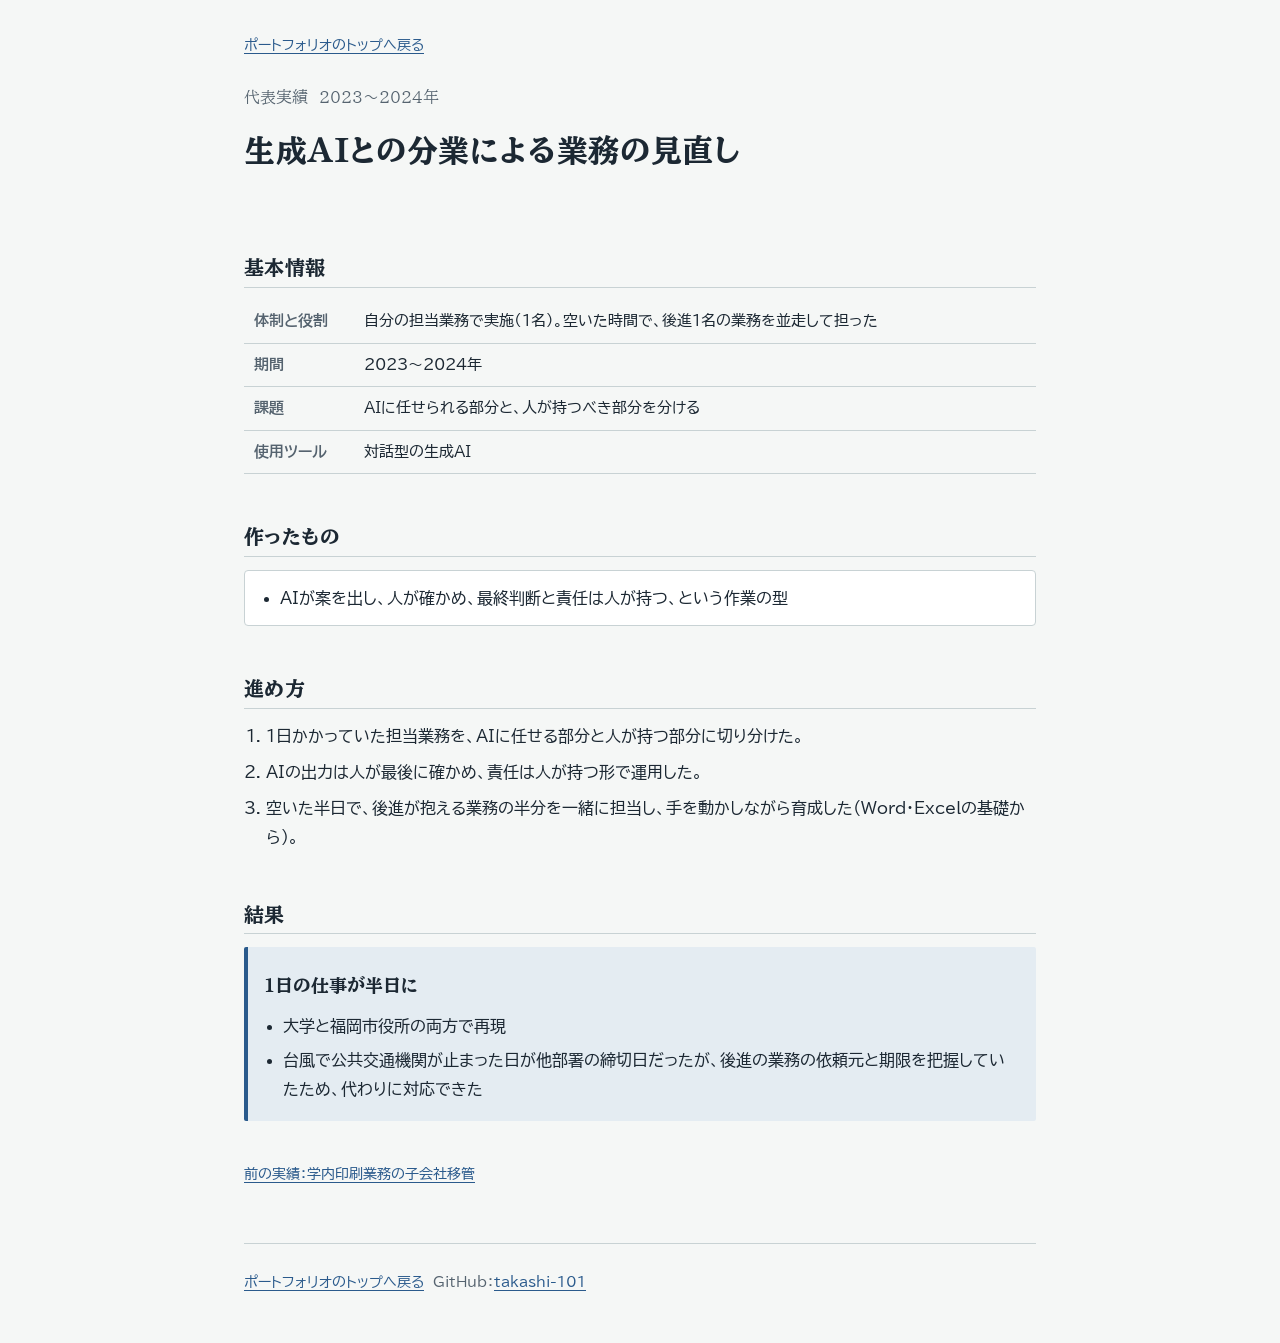
<file: portfolio/ai-bungyo.html>
<!DOCTYPE html>
<html lang="ja">
<head>
<meta charset="utf-8">
<meta name="viewport" content="width=device-width, initial-scale=1">
<title>生成AIとの分業による業務の見直し｜樋口隆史 ポートフォリオ</title>
<meta name="description" content="自分の担当業務を生成AIと分業して半日にし、空いた時間を後進の育成に充てた記録。">
<link rel="preconnect" href="https://fonts.googleapis.com">
<link rel="preconnect" href="https://fonts.gstatic.com" crossorigin>
<link href="https://fonts.googleapis.com/css2?family=BIZ+UDPGothic:wght@400;700&family=BIZ+UDPMincho:wght@400;700&display=swap" rel="stylesheet">
<link rel="stylesheet" href="style.css">
</head>
<body class="detail">
<div class="wrap">
<a class="back" href="index.html">ポートフォリオのトップへ戻る</a>
<header>
  <p class="name">代表実績　2023〜2024年</p>
  <h1>生成AIとの分業による業務の見直し</h1>
</header>
<section>
  <h2>基本情報</h2>
  <div class="tbl"><table>
    <tr><th>体制と役割</th><td>自分の担当業務で実施（1名）。空いた時間で、後進1名の業務を並走して担った</td></tr>
    <tr><th>期間</th><td>2023〜2024年</td></tr>
    <tr><th>課題</th><td>AIに任せられる部分と、人が持つべき部分を分ける</td></tr>
    <tr><th>使用ツール</th><td>対話型の生成AI</td></tr>
  </table></div>
</section>

<section>
  <h2>作ったもの</h2>
  <div class="made">
<ul>
<li>AIが案を出し、人が確かめ、最終判断と責任は人が持つ、という作業の型</li>
</ul>
  </div>
</section>

<section>
  <h2>進め方</h2>
  <ol class="process">
    <li>1日かかっていた担当業務を、AIに任せる部分と人が持つ部分に切り分けた。</li>
    <li>AIの出力は人が最後に確かめ、責任は人が持つ形で運用した。</li>
    <li>空いた半日で、後進が抱える業務の半分を一緒に担当し、手を動かしながら育成した（Word・Excelの基礎から）。</li>
  </ol>
</section>

<section>
  <h2>結果</h2>
  <div class="result">
<p class="big">1日の仕事が半日に</p>
<ul>
<li>大学と福岡市役所の両方で再現</li>
<li>台風で公共交通機関が止まった日が他部署の締切日だったが、後進の業務の依頼元と期限を把握していたため、代わりに対応できた</li>
</ul>
  </div>
</section>

<nav class="pager" aria-label="ほかの実績">
  <span><a href="printing.html">前の実績：学内印刷業務の子会社移管</a></span>
  <span></span>
</nav>

<footer>
  <p><a href="index.html">ポートフォリオのトップへ戻る</a>　GitHub：<a href="https://github.com/takashi-101">takashi-101</a></p>
</footer>

</div>
</body>
</html>
</file>
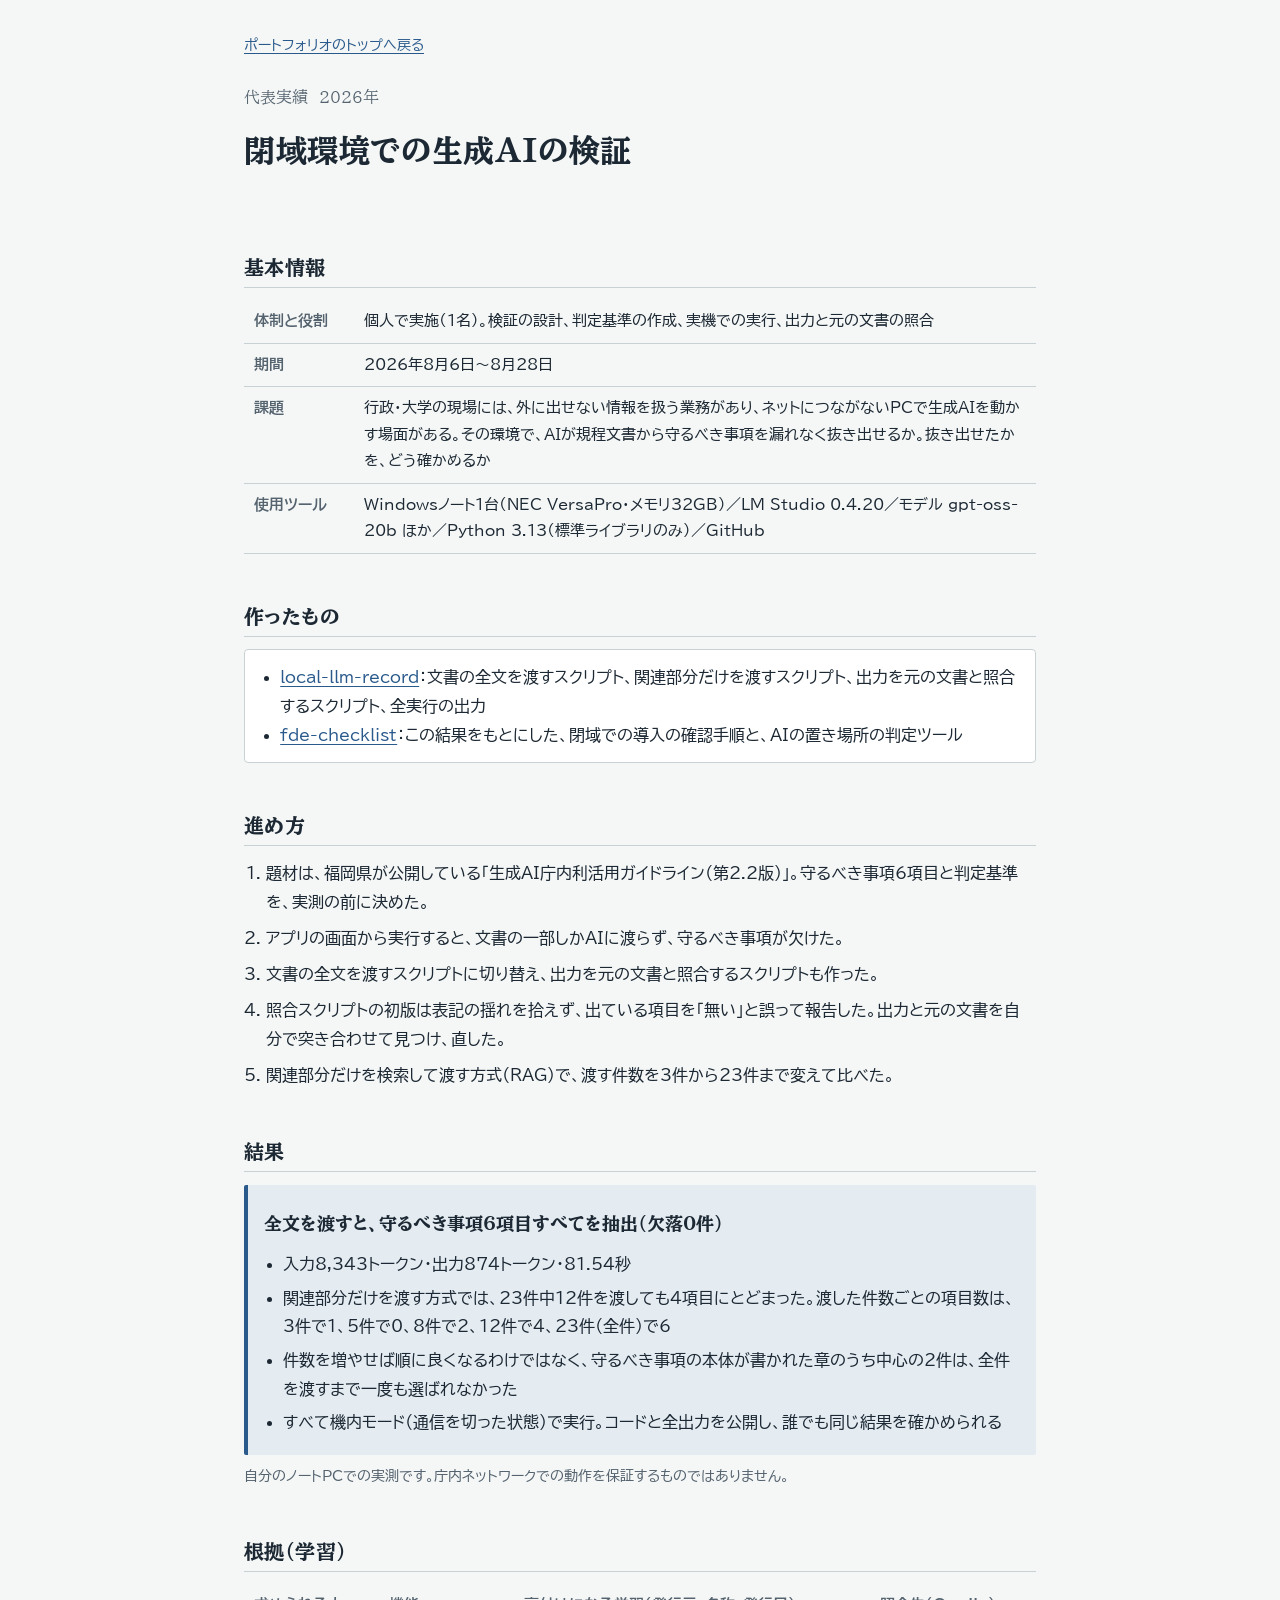
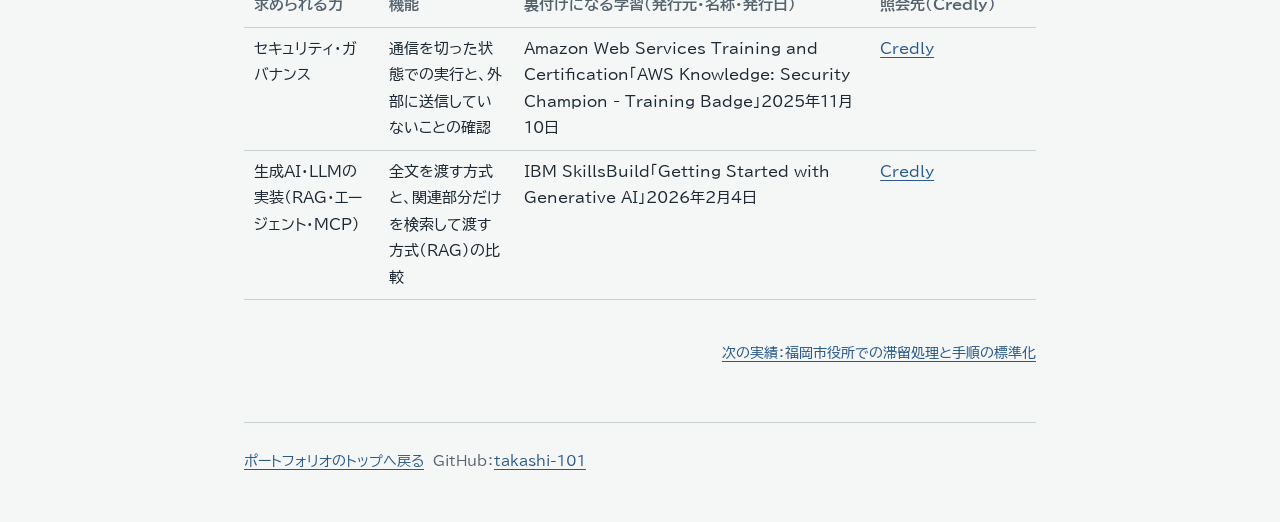
<file: portfolio/closed-llm.html>
<!DOCTYPE html>
<html lang="ja">
<head>
<meta charset="utf-8">
<meta name="viewport" content="width=device-width, initial-scale=1">
<title>閉域環境での生成AIの検証｜樋口隆史 ポートフォリオ</title>
<meta name="description" content="ネットにつながないPCで、AIが規程文書から守るべき事項を漏れなく抜き出せるかを実測した記録。">
<link rel="preconnect" href="https://fonts.googleapis.com">
<link rel="preconnect" href="https://fonts.gstatic.com" crossorigin>
<link href="https://fonts.googleapis.com/css2?family=BIZ+UDPGothic:wght@400;700&family=BIZ+UDPMincho:wght@400;700&display=swap" rel="stylesheet">
<link rel="stylesheet" href="style.css">
</head>
<body class="detail">
<div class="wrap">
<a class="back" href="index.html">ポートフォリオのトップへ戻る</a>
<header>
  <p class="name">代表実績　2026年</p>
  <h1>閉域環境での生成AIの検証</h1>
</header>
<section>
  <h2>基本情報</h2>
  <div class="tbl"><table>
    <tr><th>体制と役割</th><td>個人で実施（1名）。検証の設計、判定基準の作成、実機での実行、出力と元の文書の照合</td></tr>
    <tr><th>期間</th><td>2026年8月6日〜8月28日</td></tr>
    <tr><th>課題</th><td>行政・大学の現場には、外に出せない情報を扱う業務があり、ネットにつながないPCで生成AIを動かす場面がある。その環境で、AIが規程文書から守るべき事項を漏れなく抜き出せるか。抜き出せたかを、どう確かめるか</td></tr>
    <tr><th>使用ツール</th><td>Windowsノート1台（NEC VersaPro・メモリ32GB）／LM Studio 0.4.20／モデル gpt-oss-20b ほか／Python 3.13（標準ライブラリのみ）／GitHub</td></tr>
  </table></div>
</section>

<section>
  <h2>作ったもの</h2>
  <div class="made">
<ul>
<li><a href="https://github.com/takashi-101/local-llm-record">local-llm-record</a>：文書の全文を渡すスクリプト、関連部分だけを渡すスクリプト、出力を元の文書と照合するスクリプト、全実行の出力</li>
<li><a href="https://github.com/takashi-101/fde-checklist">fde-checklist</a>：この結果をもとにした、閉域での導入の確認手順と、AIの置き場所の判定ツール</li>
</ul>
  </div>
</section>

<section>
  <h2>進め方</h2>
  <ol class="process">
    <li>題材は、福岡県が公開している「生成AI庁内利活用ガイドライン（第2.2版）」。守るべき事項6項目と判定基準を、実測の前に決めた。</li>
    <li>アプリの画面から実行すると、文書の一部しかAIに渡らず、守るべき事項が欠けた。</li>
    <li>文書の全文を渡すスクリプトに切り替え、出力を元の文書と照合するスクリプトも作った。</li>
    <li>照合スクリプトの初版は表記の揺れを拾えず、出ている項目を「無い」と誤って報告した。出力と元の文書を自分で突き合わせて見つけ、直した。</li>
    <li>関連部分だけを検索して渡す方式（RAG）で、渡す件数を3件から23件まで変えて比べた。</li>
  </ol>
</section>

<section>
  <h2>結果</h2>
  <div class="result">
<p class="big">全文を渡すと、守るべき事項6項目すべてを抽出（欠落0件）</p>
<ul>
<li>入力8,343トークン・出力874トークン・81.54秒</li>
<li>関連部分だけを渡す方式では、23件中12件を渡しても4項目にとどまった。渡した件数ごとの項目数は、3件で1、5件で0、8件で2、12件で4、23件（全件）で6</li>
<li>件数を増やせば順に良くなるわけではなく、守るべき事項の本体が書かれた章のうち中心の2件は、全件を渡すまで一度も選ばれなかった</li>
<li>すべて機内モード（通信を切った状態）で実行。コードと全出力を公開し、誰でも同じ結果を確かめられる</li>
</ul>
  </div>
  <p class="note">自分のノートPCでの実測です。庁内ネットワークでの動作を保証するものではありません。</p>
</section>

<section>
  <h2>根拠（学習）</h2>
  <div class="tbl"><table>
    <tr><th>求められる力</th><th>機能</th><th>裏付けになる学習（発行元・名称・発行日）</th><th>照会先（Credly）</th></tr>
    <tr><td>セキュリティ・ガバナンス</td><td>通信を切った状態での実行と、外部に送信していないことの確認</td><td>Amazon Web Services Training and Certification「AWS Knowledge: Security Champion - Training Badge」2025年11月10日</td><td><a href="https://www.credly.com/badges/ddab077d-58eb-4807-bec1-69e5c6aeb9a5">Credly</a></td></tr>
    <tr><td>生成AI・LLMの実装（RAG・エージェント・MCP）</td><td>全文を渡す方式と、関連部分だけを検索して渡す方式（RAG）の比較</td><td>IBM SkillsBuild「Getting Started with Generative AI」2026年2月4日</td><td><a href="https://www.credly.com/badges/fe03a06a-d5ee-4b44-97e7-0d9fdb26f88c">Credly</a></td></tr>
  </table></div>
</section>

<nav class="pager" aria-label="ほかの実績">
  <span></span>
  <span><a href="fukuoka-city.html">次の実績：福岡市役所での滞留処理と手順の標準化</a></span>
</nav>

<footer>
  <p><a href="index.html">ポートフォリオのトップへ戻る</a>　GitHub：<a href="https://github.com/takashi-101">takashi-101</a></p>
</footer>

</div>
</body>
</html>
</file>
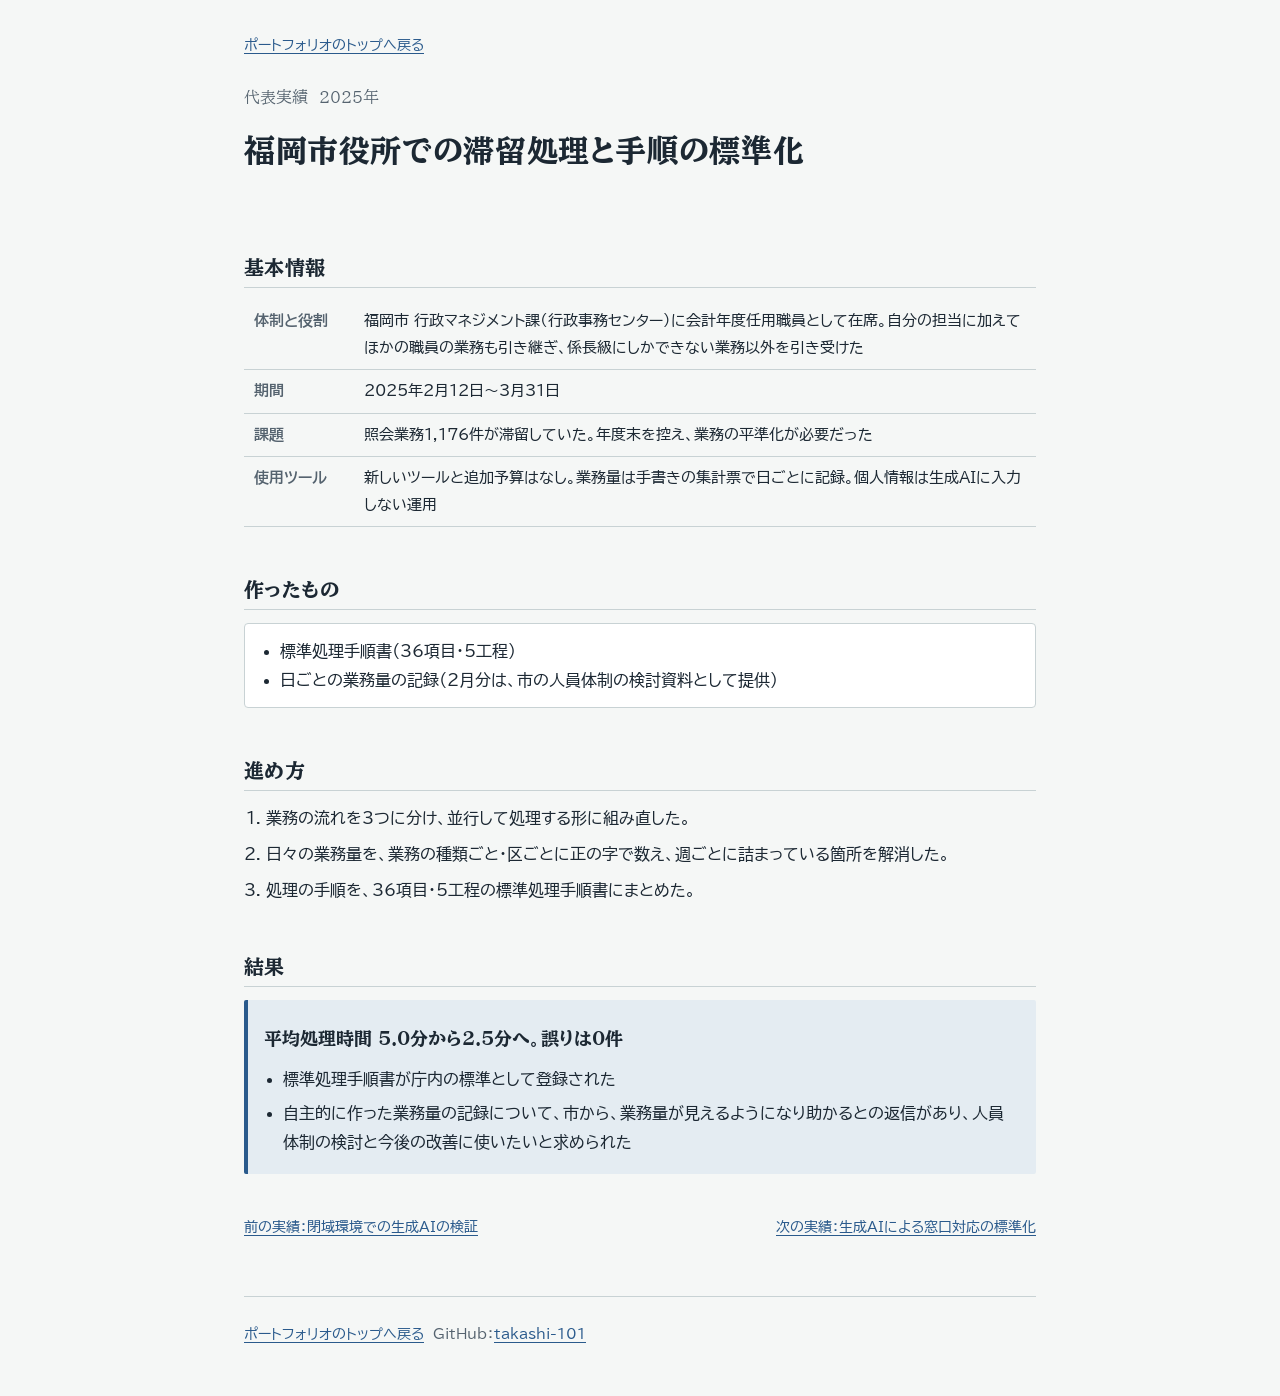
<file: portfolio/fukuoka-city.html>
<!DOCTYPE html>
<html lang="ja">
<head>
<meta charset="utf-8">
<meta name="viewport" content="width=device-width, initial-scale=1">
<title>福岡市役所での滞留処理と手順の標準化｜樋口隆史 ポートフォリオ</title>
<meta name="description" content="福岡市行政事務センターで、滞留していた照会業務の処理手順を標準化した記録。">
<link rel="preconnect" href="https://fonts.googleapis.com">
<link rel="preconnect" href="https://fonts.gstatic.com" crossorigin>
<link href="https://fonts.googleapis.com/css2?family=BIZ+UDPGothic:wght@400;700&family=BIZ+UDPMincho:wght@400;700&display=swap" rel="stylesheet">
<link rel="stylesheet" href="style.css">
</head>
<body class="detail">
<div class="wrap">
<a class="back" href="index.html">ポートフォリオのトップへ戻る</a>
<header>
  <p class="name">代表実績　2025年</p>
  <h1>福岡市役所での滞留処理と手順の標準化</h1>
</header>
<section>
  <h2>基本情報</h2>
  <div class="tbl"><table>
    <tr><th>体制と役割</th><td>福岡市 行政マネジメント課（行政事務センター）に会計年度任用職員として在席。自分の担当に加えてほかの職員の業務も引き継ぎ、係長級にしかできない業務以外を引き受けた</td></tr>
    <tr><th>期間</th><td>2025年2月12日〜3月31日</td></tr>
    <tr><th>課題</th><td>照会業務1,176件が滞留していた。年度末を控え、業務の平準化が必要だった</td></tr>
    <tr><th>使用ツール</th><td>新しいツールと追加予算はなし。業務量は手書きの集計票で日ごとに記録。個人情報は生成AIに入力しない運用</td></tr>
  </table></div>
</section>

<section>
  <h2>作ったもの</h2>
  <div class="made">
<ul>
<li>標準処理手順書（36項目・5工程）</li>
<li>日ごとの業務量の記録（2月分は、市の人員体制の検討資料として提供）</li>
</ul>
  </div>
</section>

<section>
  <h2>進め方</h2>
  <ol class="process">
    <li>業務の流れを3つに分け、並行して処理する形に組み直した。</li>
    <li>日々の業務量を、業務の種類ごと・区ごとに正の字で数え、週ごとに詰まっている箇所を解消した。</li>
    <li>処理の手順を、36項目・5工程の標準処理手順書にまとめた。</li>
  </ol>
</section>

<section>
  <h2>結果</h2>
  <div class="result">
<p class="big">平均処理時間 5.0分から2.5分へ。誤りは0件</p>
<ul>
<li>標準処理手順書が庁内の標準として登録された</li>
<li>自主的に作った業務量の記録について、市から、業務量が見えるようになり助かるとの返信があり、人員体制の検討と今後の改善に使いたいと求められた</li>
</ul>
  </div>
</section>

<nav class="pager" aria-label="ほかの実績">
  <span><a href="closed-llm.html">前の実績：閉域環境での生成AIの検証</a></span>
  <span><a href="madoguchi.html">次の実績：生成AIによる窓口対応の標準化</a></span>
</nav>

<footer>
  <p><a href="index.html">ポートフォリオのトップへ戻る</a>　GitHub：<a href="https://github.com/takashi-101">takashi-101</a></p>
</footer>

</div>
</body>
</html>
</file>
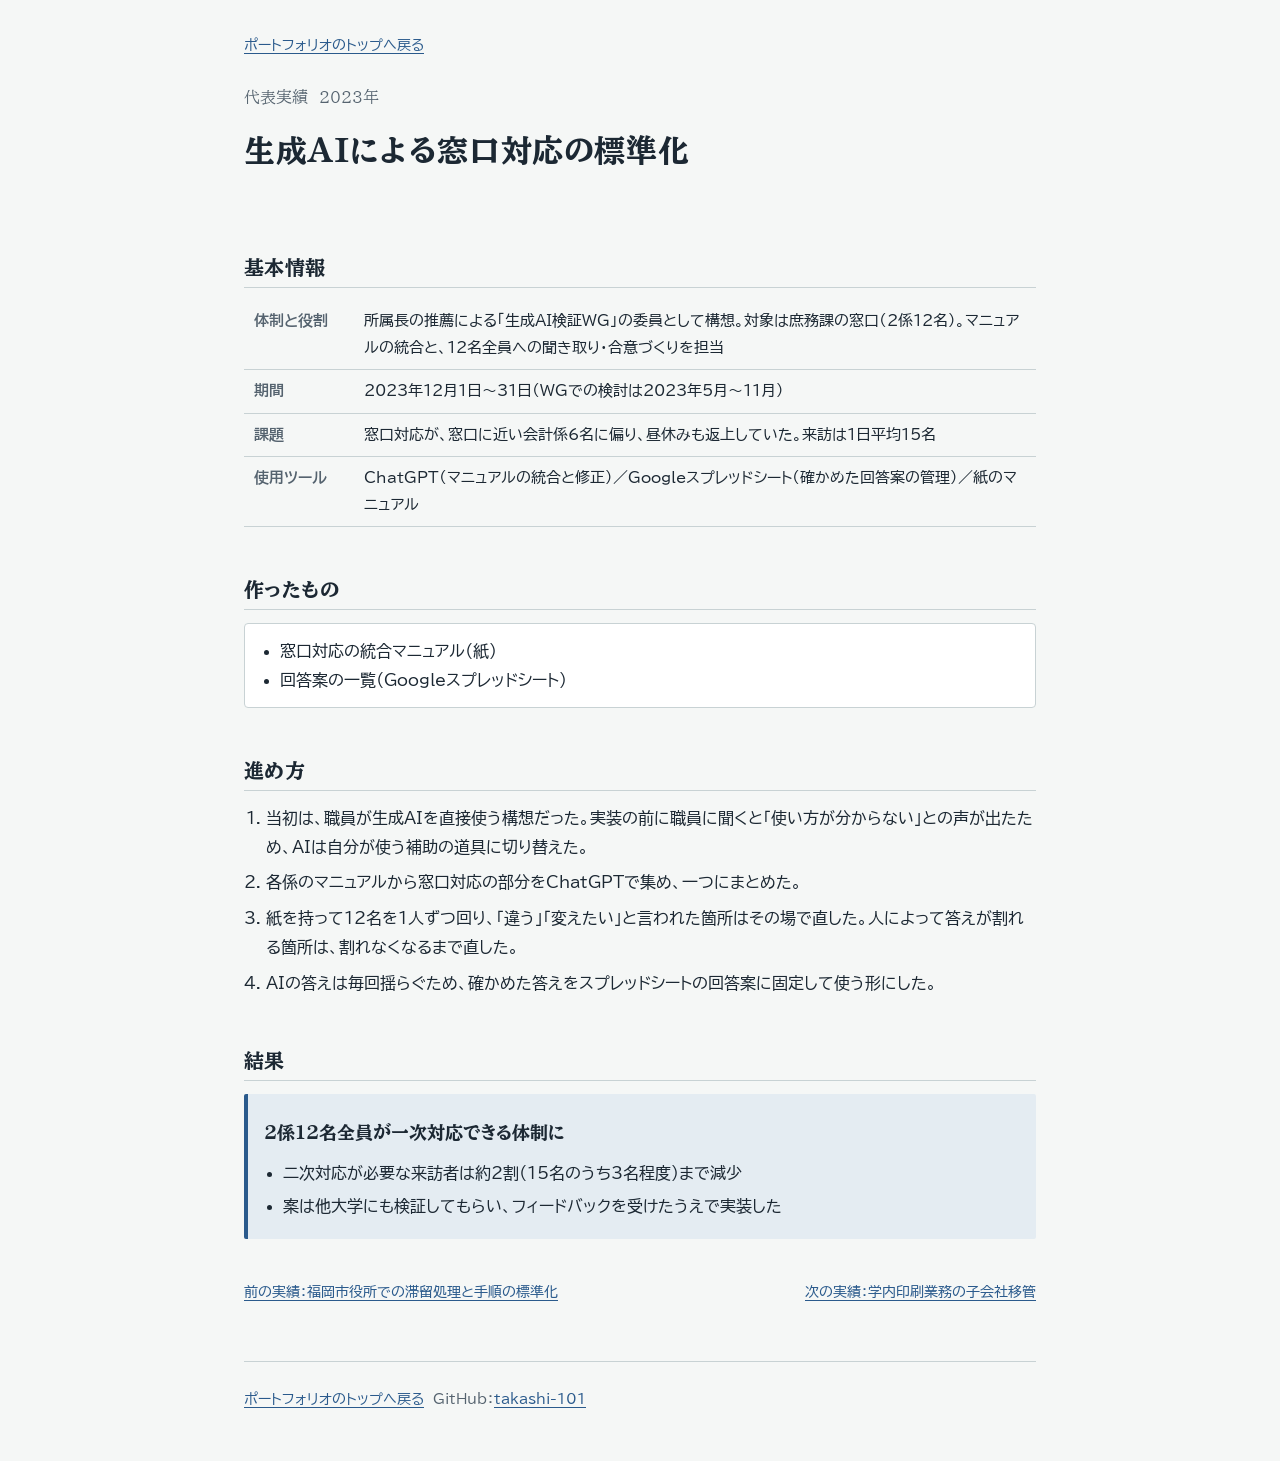
<file: portfolio/madoguchi.html>
<!DOCTYPE html>
<html lang="ja">
<head>
<meta charset="utf-8">
<meta name="viewport" content="width=device-width, initial-scale=1">
<title>生成AIによる窓口対応の標準化｜樋口隆史 ポートフォリオ</title>
<meta name="description" content="大学の窓口対応を、一部の職員への偏りから全員が一次対応できる体制に変えた記録。">
<link rel="preconnect" href="https://fonts.googleapis.com">
<link rel="preconnect" href="https://fonts.gstatic.com" crossorigin>
<link href="https://fonts.googleapis.com/css2?family=BIZ+UDPGothic:wght@400;700&family=BIZ+UDPMincho:wght@400;700&display=swap" rel="stylesheet">
<link rel="stylesheet" href="style.css">
</head>
<body class="detail">
<div class="wrap">
<a class="back" href="index.html">ポートフォリオのトップへ戻る</a>
<header>
  <p class="name">代表実績　2023年</p>
  <h1>生成AIによる窓口対応の標準化</h1>
</header>
<section>
  <h2>基本情報</h2>
  <div class="tbl"><table>
    <tr><th>体制と役割</th><td>所属長の推薦による「生成AI検証WG」の委員として構想。対象は庶務課の窓口（2係12名）。マニュアルの統合と、12名全員への聞き取り・合意づくりを担当</td></tr>
    <tr><th>期間</th><td>2023年12月1日〜31日（WGでの検討は2023年5月〜11月）</td></tr>
    <tr><th>課題</th><td>窓口対応が、窓口に近い会計係6名に偏り、昼休みも返上していた。来訪は1日平均15名</td></tr>
    <tr><th>使用ツール</th><td>ChatGPT（マニュアルの統合と修正）／Googleスプレッドシート（確かめた回答案の管理）／紙のマニュアル</td></tr>
  </table></div>
</section>

<section>
  <h2>作ったもの</h2>
  <div class="made">
<ul>
<li>窓口対応の統合マニュアル（紙）</li>
<li>回答案の一覧（Googleスプレッドシート）</li>
</ul>
  </div>
</section>

<section>
  <h2>進め方</h2>
  <ol class="process">
    <li>当初は、職員が生成AIを直接使う構想だった。実装の前に職員に聞くと「使い方が分からない」との声が出たため、AIは自分が使う補助の道具に切り替えた。</li>
    <li>各係のマニュアルから窓口対応の部分をChatGPTで集め、一つにまとめた。</li>
    <li>紙を持って12名を1人ずつ回り、「違う」「変えたい」と言われた箇所はその場で直した。人によって答えが割れる箇所は、割れなくなるまで直した。</li>
    <li>AIの答えは毎回揺らぐため、確かめた答えをスプレッドシートの回答案に固定して使う形にした。</li>
  </ol>
</section>

<section>
  <h2>結果</h2>
  <div class="result">
<p class="big">2係12名全員が一次対応できる体制に</p>
<ul>
<li>二次対応が必要な来訪者は約2割（15名のうち3名程度）まで減少</li>
<li>案は他大学にも検証してもらい、フィードバックを受けたうえで実装した</li>
</ul>
  </div>
</section>

<nav class="pager" aria-label="ほかの実績">
  <span><a href="fukuoka-city.html">前の実績：福岡市役所での滞留処理と手順の標準化</a></span>
  <span><a href="printing.html">次の実績：学内印刷業務の子会社移管</a></span>
</nav>

<footer>
  <p><a href="index.html">ポートフォリオのトップへ戻る</a>　GitHub：<a href="https://github.com/takashi-101">takashi-101</a></p>
</footer>

</div>
</body>
</html>
</file>
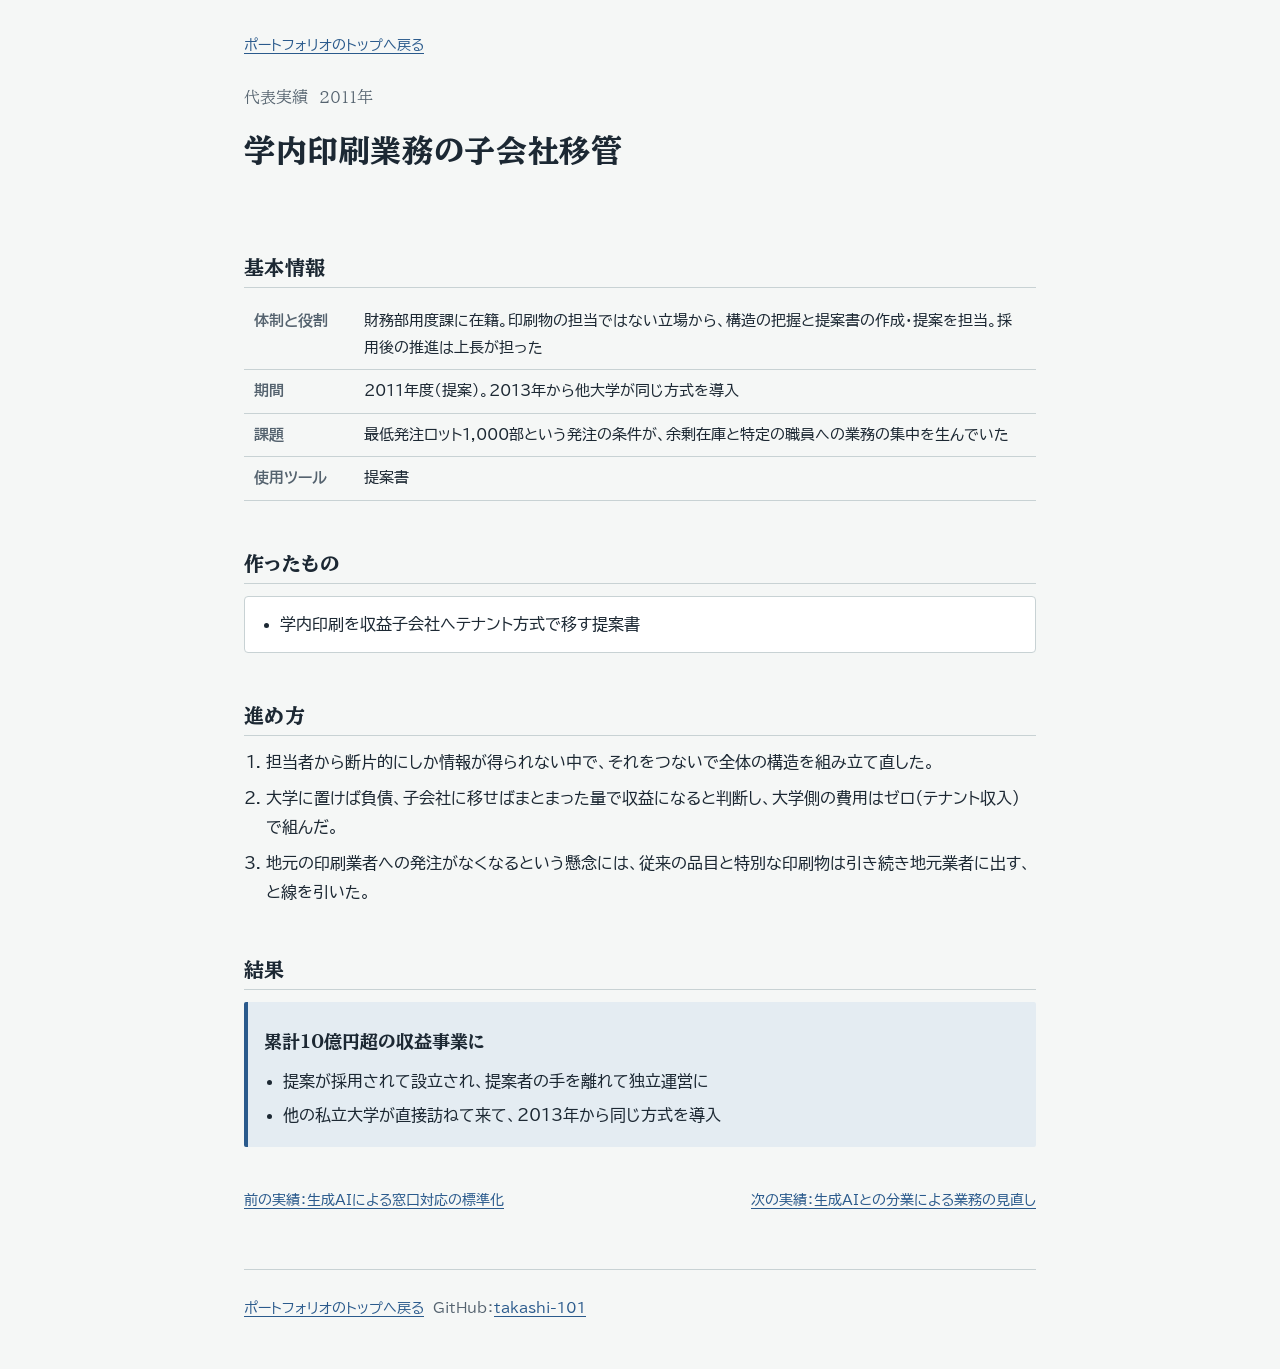
<file: portfolio/printing.html>
<!DOCTYPE html>
<html lang="ja">
<head>
<meta charset="utf-8">
<meta name="viewport" content="width=device-width, initial-scale=1">
<title>学内印刷業務の子会社移管｜樋口隆史 ポートフォリオ</title>
<meta name="description" content="学内の印刷業務を収益子会社へ移す提案を担当外から行い、採用された記録。">
<link rel="preconnect" href="https://fonts.googleapis.com">
<link rel="preconnect" href="https://fonts.gstatic.com" crossorigin>
<link href="https://fonts.googleapis.com/css2?family=BIZ+UDPGothic:wght@400;700&family=BIZ+UDPMincho:wght@400;700&display=swap" rel="stylesheet">
<link rel="stylesheet" href="style.css">
</head>
<body class="detail">
<div class="wrap">
<a class="back" href="index.html">ポートフォリオのトップへ戻る</a>
<header>
  <p class="name">代表実績　2011年</p>
  <h1>学内印刷業務の子会社移管</h1>
</header>
<section>
  <h2>基本情報</h2>
  <div class="tbl"><table>
    <tr><th>体制と役割</th><td>財務部用度課に在籍。印刷物の担当ではない立場から、構造の把握と提案書の作成・提案を担当。採用後の推進は上長が担った</td></tr>
    <tr><th>期間</th><td>2011年度（提案）。2013年から他大学が同じ方式を導入</td></tr>
    <tr><th>課題</th><td>最低発注ロット1,000部という発注の条件が、余剰在庫と特定の職員への業務の集中を生んでいた</td></tr>
    <tr><th>使用ツール</th><td>提案書</td></tr>
  </table></div>
</section>

<section>
  <h2>作ったもの</h2>
  <div class="made">
<ul>
<li>学内印刷を収益子会社へテナント方式で移す提案書</li>
</ul>
  </div>
</section>

<section>
  <h2>進め方</h2>
  <ol class="process">
    <li>担当者から断片的にしか情報が得られない中で、それをつないで全体の構造を組み立て直した。</li>
    <li>大学に置けば負債、子会社に移せばまとまった量で収益になると判断し、大学側の費用はゼロ（テナント収入）で組んだ。</li>
    <li>地元の印刷業者への発注がなくなるという懸念には、従来の品目と特別な印刷物は引き続き地元業者に出す、と線を引いた。</li>
  </ol>
</section>

<section>
  <h2>結果</h2>
  <div class="result">
<p class="big">累計10億円超の収益事業に</p>
<ul>
<li>提案が採用されて設立され、提案者の手を離れて独立運営に</li>
<li>他の私立大学が直接訪ねて来て、2013年から同じ方式を導入</li>
</ul>
  </div>
</section>

<nav class="pager" aria-label="ほかの実績">
  <span><a href="madoguchi.html">前の実績：生成AIによる窓口対応の標準化</a></span>
  <span><a href="ai-bungyo.html">次の実績：生成AIとの分業による業務の見直し</a></span>
</nav>

<footer>
  <p><a href="index.html">ポートフォリオのトップへ戻る</a>　GitHub：<a href="https://github.com/takashi-101">takashi-101</a></p>
</footer>

</div>
</body>
</html>
</file>
<file: portfolio/style.css>
:root{
  --paper:#F5F7F6; --card:#FFFFFF; --ink:#1C2833; --sub:#55636F; --rule:#C8D2D4;
  --ai:#2A5A8C; --tint:#E4ECF2;
  --mincho:"BIZ UDPMincho","Hiragino Mincho ProN","Yu Mincho",serif;
  --gothic:"BIZ UDPGothic","Hiragino Sans","Yu Gothic","Meiryo",sans-serif;
  color-scheme:light;
}
@media (prefers-color-scheme:dark){
  :root{--paper:#141B22;--card:#19222B;--ink:#E6ECEF;--sub:#A3B0BA;--rule:#2F3B45;--ai:#8DB4DE;--tint:#1F2D3A;color-scheme:dark}
}
*{box-sizing:border-box}
html{-webkit-text-size-adjust:100%}
body{margin:0;background:var(--paper);color:var(--ink);font-family:var(--gothic);font-size:1rem;line-height:1.8}
.wrap{max-width:52rem;margin:0 auto;padding:0 1.25rem}
a{color:var(--ai);text-underline-offset:.2em}
a:focus-visible{outline:2px solid var(--ai);outline-offset:2px}
h1,h2,h3{font-family:var(--mincho);font-weight:700;line-height:1.45;letter-spacing:.02em}
h2{font-size:1.25rem;margin:3rem 0 .8rem;padding-bottom:.3rem;border-bottom:1px solid var(--rule)}
p{margin:.6rem 0}

header{padding:3.5rem 0 1rem}
.name{font-family:var(--mincho);color:var(--sub);margin:0 0 1rem}
h1{font-size:clamp(1.4rem,4.2vw,1.95rem);margin:0 0 1rem}
h1 span{display:inline-block}
.lead{font-size:1.02rem;margin:0}

.toc{background:var(--card);border:1px solid var(--rule);border-radius:4px;padding:.7rem 1rem;margin:1.6rem 0 0;font-size:.92rem}
.toc ol{margin:0;padding-left:1.4em}
.toc li{margin:.1rem 0}

.tbl{overflow-x:auto}
table{border-collapse:collapse;width:100%;font-size:.92rem}
th,td{text-align:left;vertical-align:top;padding:.5rem .6rem;border-bottom:1px solid var(--rule)}
th{color:var(--sub);font-weight:700;white-space:nowrap;width:7.5em}

.certs th{width:auto}
.certs td:last-child{white-space:nowrap}
.career{list-style:none;margin:0;padding:0}
.career>li{padding:.8rem 0;border-bottom:1px solid var(--rule)}
.career>li:last-child{border-bottom:0}
.career ul li{margin:.15rem 0}
.career .when{display:block;font-size:.85rem;color:var(--sub)}
.career .where{display:block;font-weight:700}
.career ul{margin:.3rem 0 0;padding-left:1.2em;font-size:.93rem}

/* 代表実績 */
.picks{list-style:none;margin:0;padding:0;display:grid;gap:.7rem}
.picks a{display:block;text-decoration:none;color:inherit;background:var(--card);border:1px solid var(--rule);border-radius:4px;padding:.9rem 1.1rem}
.picks a:hover{border-color:var(--ai)}
.picks h3{font-size:1.05rem;margin:0 0 .25rem;color:var(--ai)}
.picks h3 small{font-family:var(--gothic);font-weight:400;font-size:.8rem;color:var(--sub);margin-left:.6em}
.picks p{margin:0;font-size:.93rem}
.picks .first{border:2px solid var(--ai);padding:1.1rem 1.2rem}
.picks .first h3{font-size:1.2rem}
.picks .more{display:block;margin-top:.35rem;font-size:.85rem;color:var(--ai);text-decoration:underline;text-underline-offset:.2em}

.lines{list-style:none;margin:0;padding:0}
.lines li{padding:.5rem 0;border-bottom:1px solid var(--rule);font-size:.93rem}
.lines li:last-child{border-bottom:0}
.lines b{margin-right:.5em}
.lines .yr{color:var(--sub);font-size:.82rem;margin-left:.4em}

.note{font-size:.85rem;color:var(--sub)}
footer{margin:3.5rem 0 3rem;padding-top:1rem;border-top:1px solid var(--rule);font-size:.88rem;color:var(--sub)}

/* 詳細ページ */
.back{display:inline-block;margin:2rem 0 0;font-size:.9rem}
.detail header{padding-top:1.5rem}
.made{background:var(--card);border:1px solid var(--rule);border-radius:4px;padding:.8rem 1rem}
.made ul{margin:0;padding-left:1.2em}
.process{margin:0;padding-left:1.4em}
.process li{margin:.45rem 0}
.result{background:var(--tint);border-left:4px solid var(--ai);border-radius:2px;padding:.8rem 1rem}
.result ul{margin:0;padding-left:1.2em}
.result li{margin:.3rem 0}
.big{font-family:var(--mincho);font-size:1.15rem;font-weight:700}
.pager{display:flex;justify-content:space-between;gap:1rem;flex-wrap:wrap;margin:2.5rem 0 0;font-size:.9rem}
@media (max-width:40rem){
  th{white-space:nowrap;width:auto;font-size:.8rem;padding-right:.4rem}
}
</file>
